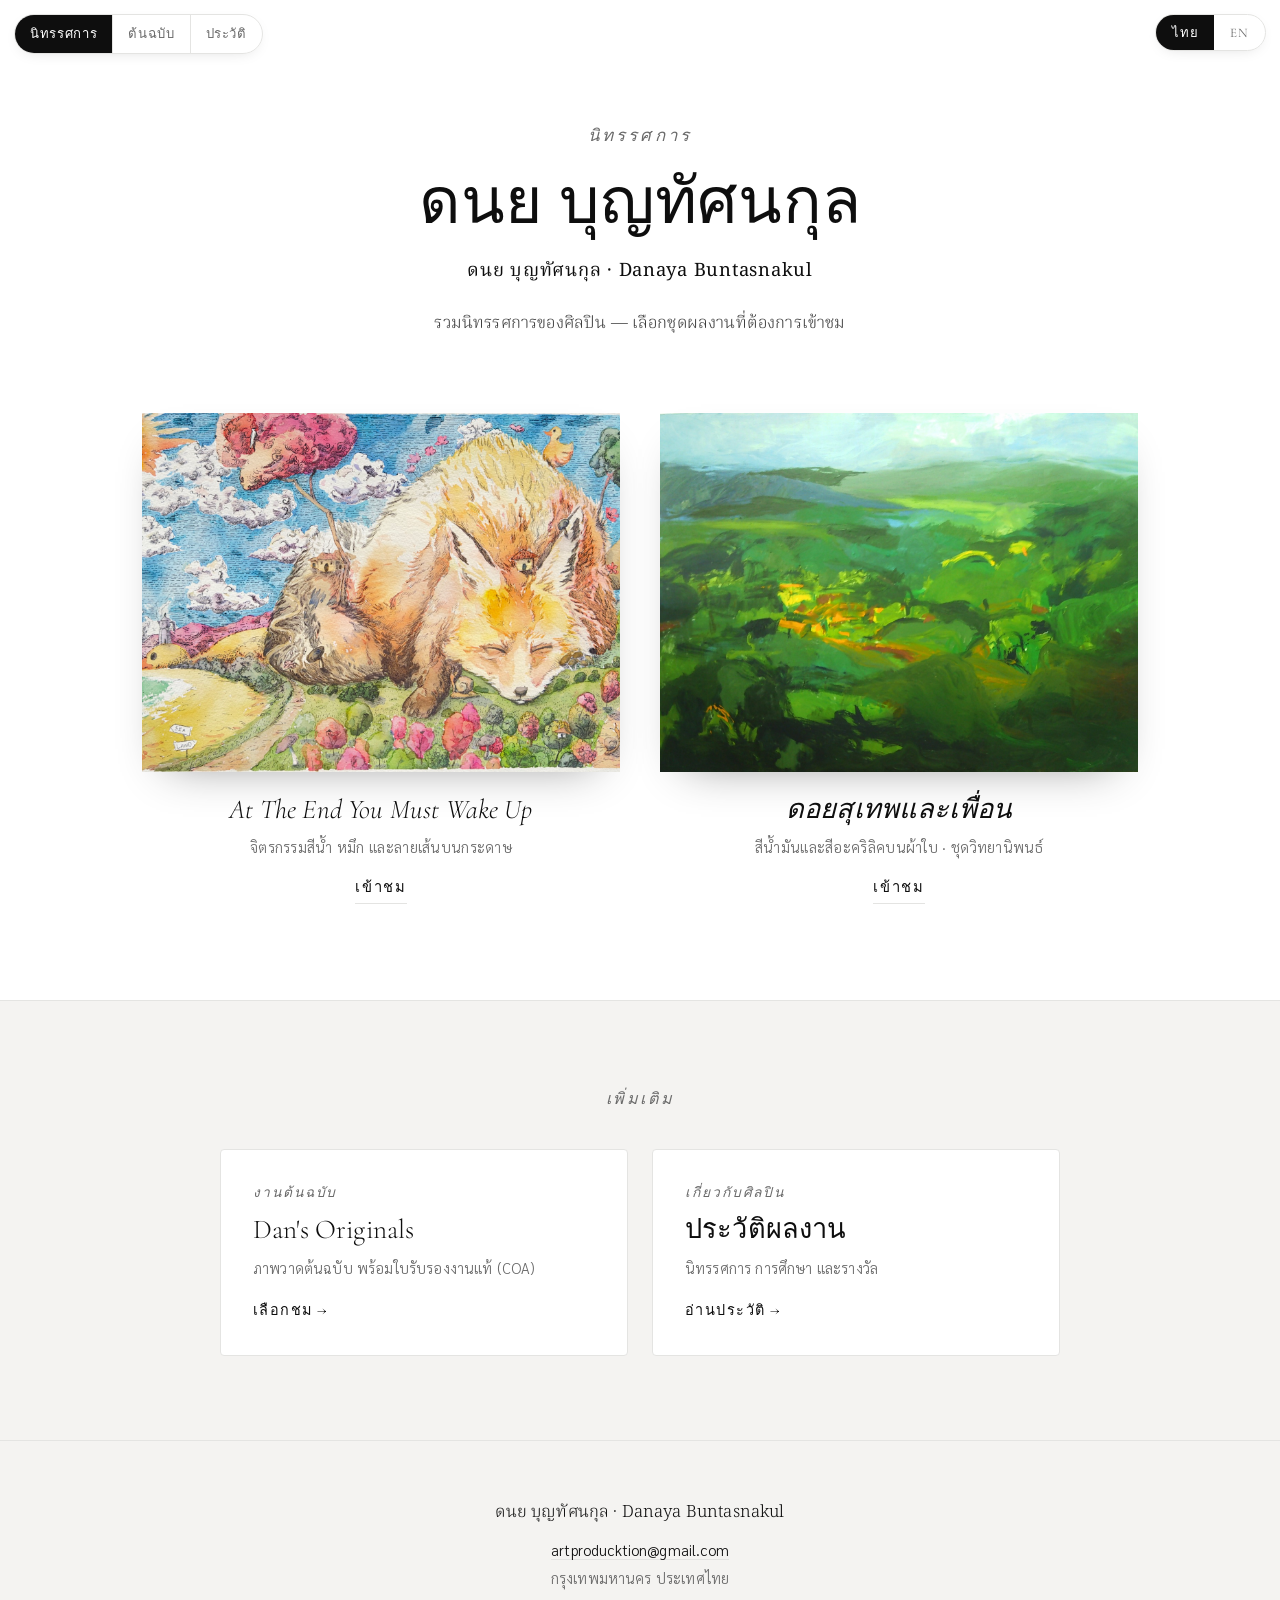
<file: index.html>
<!DOCTYPE html>
<html lang="th" data-lang="th">
<head>
<meta charset="UTF-8">
<meta name="viewport" content="width=device-width, initial-scale=1.0">
<meta name="p:domain_verify" content="67861b23f2593aaebbae70b7e88a2a6b"/>
<title>ดนย บุญทัศนกุล — นิทรรศการ · Exhibitions</title>
<link rel="preconnect" href="https://fonts.googleapis.com">
<link rel="preconnect" href="https://fonts.gstatic.com" crossorigin>
<link href="https://fonts.googleapis.com/css2?family=Noto+Serif+Thai:wght@300;400;500;600&family=Sarabun:wght@200;300;400;500&family=Cormorant+Garamond:ital,wght@0,400;0,500;1,400&display=swap" rel="stylesheet">
<style>
  :root{
    --ink:#0e0e0e; --soft:#6a6a6a; --faint:#9a9a9a;
    --paper:#ffffff; --paper2:#f4f3f1; --line:#e4e4e2;
    --accent:#0e0e0e;
    --serif:'Noto Serif Thai','Cormorant Garamond',serif;
    --sans:'Sarabun',-apple-system,'Helvetica Neue',sans-serif;
    --display:'Cormorant Garamond',serif;
  }
  *{box-sizing:border-box;margin:0;padding:0}
  html{scroll-behavior:smooth}
  body{
    background:var(--paper); color:var(--ink);
    font-family:var(--sans); font-weight:300; line-height:1.85;
    -webkit-font-smoothing:antialiased; letter-spacing:.01em;
    min-height:100vh; display:flex; flex-direction:column;
  }
  img{display:block; max-width:100%; height:auto}
  .wrap{max-width:1060px; margin:0 auto; padding:0 32px}

  /* LANGUAGE TOGGLE */
  [data-lang="th"] .en-only{display:none !important}
  [data-lang="en"] .th-only{display:none !important}
  .lang-switch{position:fixed; top:14px; right:14px; z-index:200; display:flex;
    background:rgba(255,255,255,.9); -webkit-backdrop-filter:blur(6px); backdrop-filter:blur(6px);
    border:1px solid var(--line); border-radius:999px; overflow:hidden;
    box-shadow:0 4px 16px -8px rgba(0,0,0,.18); font-family:var(--display)}
  .lang-switch button{border:none; background:none; cursor:pointer; padding:7px 16px;
    font-size:.82rem; letter-spacing:.06em; color:var(--soft); font-family:inherit}
  .lang-switch button:hover{color:var(--ink)}
  [data-lang="th"] .lang-switch [data-set-lang="th"],
  [data-lang="en"] .lang-switch [data-set-lang="en"]{background:var(--accent); color:#fff}

  /* SITE NAV */
  .site-nav{position:fixed; top:14px; left:14px; z-index:200; display:flex; align-items:center;
    background:rgba(255,255,255,.9); -webkit-backdrop-filter:blur(6px); backdrop-filter:blur(6px);
    border:1px solid var(--line); border-radius:999px; overflow:hidden;
    box-shadow:0 4px 16px -8px rgba(0,0,0,.18); font-family:var(--display)}
  .site-nav a{padding:7px 15px; font-size:.82rem; letter-spacing:.05em; color:var(--soft);
    text-decoration:none; white-space:nowrap; transition:color .2s,background .2s}
  .site-nav a + a{border-left:1px solid var(--line)}
  .site-nav a:hover{color:var(--ink)}
  .site-nav a.active{background:var(--accent); color:#fff}
  @media(max-width:560px){
    .site-nav a{padding:6px 11px; font-size:.76rem; letter-spacing:.02em}
    .lang-switch button{padding:6px 12px}
  }

  /* HUB */
  .hub-head{text-align:center; padding:120px 32px 16px}
  .hub-head .kicker{font-family:var(--display); font-style:italic; font-size:1.05rem; color:var(--soft);
    letter-spacing:.18em; text-transform:uppercase; margin-bottom:18px}
  .hub-head h1{font-family:var(--display); font-weight:500; font-size:clamp(2.4rem,6vw,4rem); line-height:1.05}
  .hub-head .artist{font-family:var(--serif); font-weight:400; font-size:1.15rem; margin-top:18px; letter-spacing:.04em}
  .hub-head .intro{font-family:var(--serif); font-weight:300; font-size:1.05rem; line-height:1.95;
    max-width:600px; margin:20px auto 0; color:#3a3a3a}

  .shows{flex:1; padding:56px 0 96px}
  .show-grid{display:grid; grid-template-columns:1fr 1fr; gap:40px; max-width:1000px; margin:0 auto}
  .show-card{display:block; text-decoration:none; color:inherit; group:card}
  .show-card figure{overflow:hidden; box-shadow:0 18px 44px -26px rgba(0,0,0,.45); aspect-ratio:4/3; background:var(--paper2)}
  .show-card img{width:100%; height:100%; object-fit:cover; transition:transform .6s ease}
  .show-card:hover img{transform:scale(1.04)}
  .show-card .meta{padding:22px 4px 0; text-align:center}
  .show-card .t{font-family:var(--display); font-style:italic; font-size:1.7rem; color:var(--ink); line-height:1.15; display:block}
  .show-card .sub{display:block; margin-top:8px; font-size:.92rem; color:var(--soft); letter-spacing:.02em}
  .show-card .go{display:inline-block; margin-top:14px; font-family:var(--display); font-size:.92rem;
    letter-spacing:.12em; text-transform:uppercase; color:var(--accent); border-bottom:1px solid var(--line); padding-bottom:2px}
  .show-card:hover .go{color:var(--ink)}

  /* MORE: originals + cv */
  .more{background:var(--paper2); border-top:1px solid var(--line); padding:clamp(56px,8vw,84px) 0}
  .more-head{text-align:center; font-family:var(--display); font-style:italic; font-size:1rem;
    letter-spacing:.16em; text-transform:uppercase; color:var(--soft); margin-bottom:34px}
  .more-grid{display:grid; grid-template-columns:1fr 1fr; gap:24px; max-width:840px; margin:0 auto}
  .more-card{display:flex; flex-direction:column; text-decoration:none; color:inherit;
    background:var(--paper); border:1px solid var(--line); border-radius:4px; padding:30px 32px;
    transition:border-color .25s, transform .25s, box-shadow .25s}
  .more-card:hover{border-color:var(--ink); transform:translateY(-3px); box-shadow:0 16px 36px -24px rgba(0,0,0,.5)}
  .more-card .mc-k{font-family:var(--display); font-style:italic; font-size:.86rem; letter-spacing:.14em;
    text-transform:uppercase; color:var(--soft); margin-bottom:10px}
  .more-card .mc-t{font-family:var(--display); font-size:1.7rem; color:var(--ink); line-height:1.1}
  .more-card .mc-s{font-size:.92rem; color:var(--soft); margin-top:10px; line-height:1.7}
  .more-card .mc-go{font-family:var(--display); font-size:.9rem; letter-spacing:.1em; text-transform:uppercase;
    color:var(--ink); margin-top:18px}
  @media(max-width:720px){ .more-grid{grid-template-columns:1fr; gap:18px} }

  /* FOOTER */
  .foot{text-align:center; background:var(--paper2); border-top:1px solid var(--line); padding:56px 32px}
  .foot .who{font-family:var(--serif); font-size:1.05rem; margin-bottom:8px}
  .foot .meta{font-size:.92rem; color:var(--soft); line-height:1.9}
  .foot a{color:var(--accent); text-decoration:none; border-bottom:1px solid var(--line)}

  @media(max-width:720px){
    .wrap{padding:0 22px}
    .hub-head{padding-top:96px}
    .show-grid{grid-template-columns:1fr; gap:48px}
  }
</style>
<script>(function(){try{var l=localStorage.getItem('portfolioLang');if(l){document.documentElement.setAttribute('data-lang',l);document.documentElement.setAttribute('lang',l);}}catch(e){}})();</script>
</head>
<body>

<!-- SITE NAV -->
<nav class="site-nav" aria-label="ไปยังหน้าอื่น">
  <a href="index.html" class="active" aria-current="page"><span class="th-only">นิทรรศการ</span><span class="en-only">Exhibitions</span></a>
  <a href="shop.html"><span class="th-only">ต้นฉบับ</span><span class="en-only">Originals</span></a>
  <a href="cv.html"><span class="th-only">ประวัติ</span><span class="en-only">CV</span></a>
</nav>

<!-- LANGUAGE SWITCH -->
<div class="lang-switch" role="group" aria-label="Language">
  <button type="button" data-set-lang="th">ไทย</button>
  <button type="button" data-set-lang="en">EN</button>
</div>

<!-- ===== HUB HEADER ===== -->
<header class="hub-head">
  <div class="kicker"><span class="th-only">นิทรรศการ</span><span class="en-only">Exhibitions</span></div>
  <h1><span class="th-only">ดนย บุญทัศนกุล</span><span class="en-only">Danaya Buntasnakul</span></h1>
  <div class="artist">ดนย บุญทัศนกุล · Danaya Buntasnakul</div>
  <p class="intro"><span class="th-only">รวมนิทรรศการของศิลปิน — เลือกชุดผลงานที่ต้องการเข้าชม</span><span class="en-only">A collection of the artist's exhibitions — choose a body of work to view.</span></p>
</header>

<!-- ===== EXHIBITION CHOICES ===== -->
<main class="shows">
  <div class="wrap">
    <div class="show-grid">

      <a class="show-card" href="at-the-end.html">
        <figure><img src="images/01-at-the-end.jpg" alt="At The End You Must Wake Up"></figure>
        <div class="meta">
          <span class="t">At The End You Must Wake Up</span>
          <span class="sub"><span class="th-only">จิตรกรรมสีน้ำ หมึก และลายเส้นบนกระดาษ</span><span class="en-only">Watercolour, ink and drawing on paper</span></span>
          <span class="go"><span class="th-only">เข้าชม</span><span class="en-only">View</span></span>
        </div>
      </a>

      <a class="show-card" href="doi-suthep.html">
        <figure><img src="images/doi/doi-01.jpg" alt="ดอยสุเทพและเพื่อน · Doi Suthep and Friends"></figure>
        <div class="meta">
          <span class="t"><span class="th-only">ดอยสุเทพและเพื่อน</span><span class="en-only">Doi Suthep and Friends</span></span>
          <span class="sub"><span class="th-only">สีน้ำมันและสีอะคริลิคบนผ้าใบ · ชุดวิทยานิพนธ์</span><span class="en-only">Oil and acrylic on canvas · Thesis series</span></span>
          <span class="go"><span class="th-only">เข้าชม</span><span class="en-only">View</span></span>
        </div>
      </a>

    </div>
  </div>
</main>

<!-- ===== MORE: ORIGINALS + CV ===== -->
<section class="more">
  <div class="wrap">
    <div class="more-head"><span class="th-only">เพิ่มเติม</span><span class="en-only">More</span></div>
    <div class="more-grid">
      <a class="more-card" href="shop.html">
        <span class="mc-k"><span class="th-only">งานต้นฉบับ</span><span class="en-only">Original Works</span></span>
        <span class="mc-t">Dan's Originals</span>
        <span class="mc-s"><span class="th-only">ภาพวาดต้นฉบับ พร้อมใบรับรองงานแท้ (COA)</span><span class="en-only">Original paintings with certificate of authenticity</span></span>
        <span class="mc-go"><span class="th-only">เลือกชม →</span><span class="en-only">Browse →</span></span>
      </a>
      <a class="more-card" href="cv.html">
        <span class="mc-k"><span class="th-only">เกี่ยวกับศิลปิน</span><span class="en-only">About the artist</span></span>
        <span class="mc-t"><span class="th-only">ประวัติผลงาน</span><span class="en-only">Artist CV</span></span>
        <span class="mc-s"><span class="th-only">นิทรรศการ การศึกษา และรางวัล</span><span class="en-only">Exhibitions, education &amp; honours</span></span>
        <span class="mc-go"><span class="th-only">อ่านประวัติ →</span><span class="en-only">Read CV →</span></span>
      </a>
    </div>
  </div>
</section>

<!-- ===== FOOTER ===== -->
<footer class="foot">
  <div class="who">ดนย บุญทัศนกุล · Danaya Buntasnakul</div>
  <div class="meta">
    <a href="mailto:artproducktion@gmail.com">artproducktion@gmail.com</a><br>
    <span class="th-only">กรุงเทพมหานคร ประเทศไทย</span><span class="en-only">Bangkok, Thailand</span>
  </div>
</footer>

<script>
  document.querySelectorAll('[data-set-lang]').forEach(function(b){
    b.addEventListener('click', function(){
      var l = b.getAttribute('data-set-lang');
      document.documentElement.setAttribute('data-lang', l);
      document.documentElement.setAttribute('lang', l);
      try{ localStorage.setItem('portfolioLang', l); }catch(e){}
    });
  });
</script>

</body>
</html>
</file>
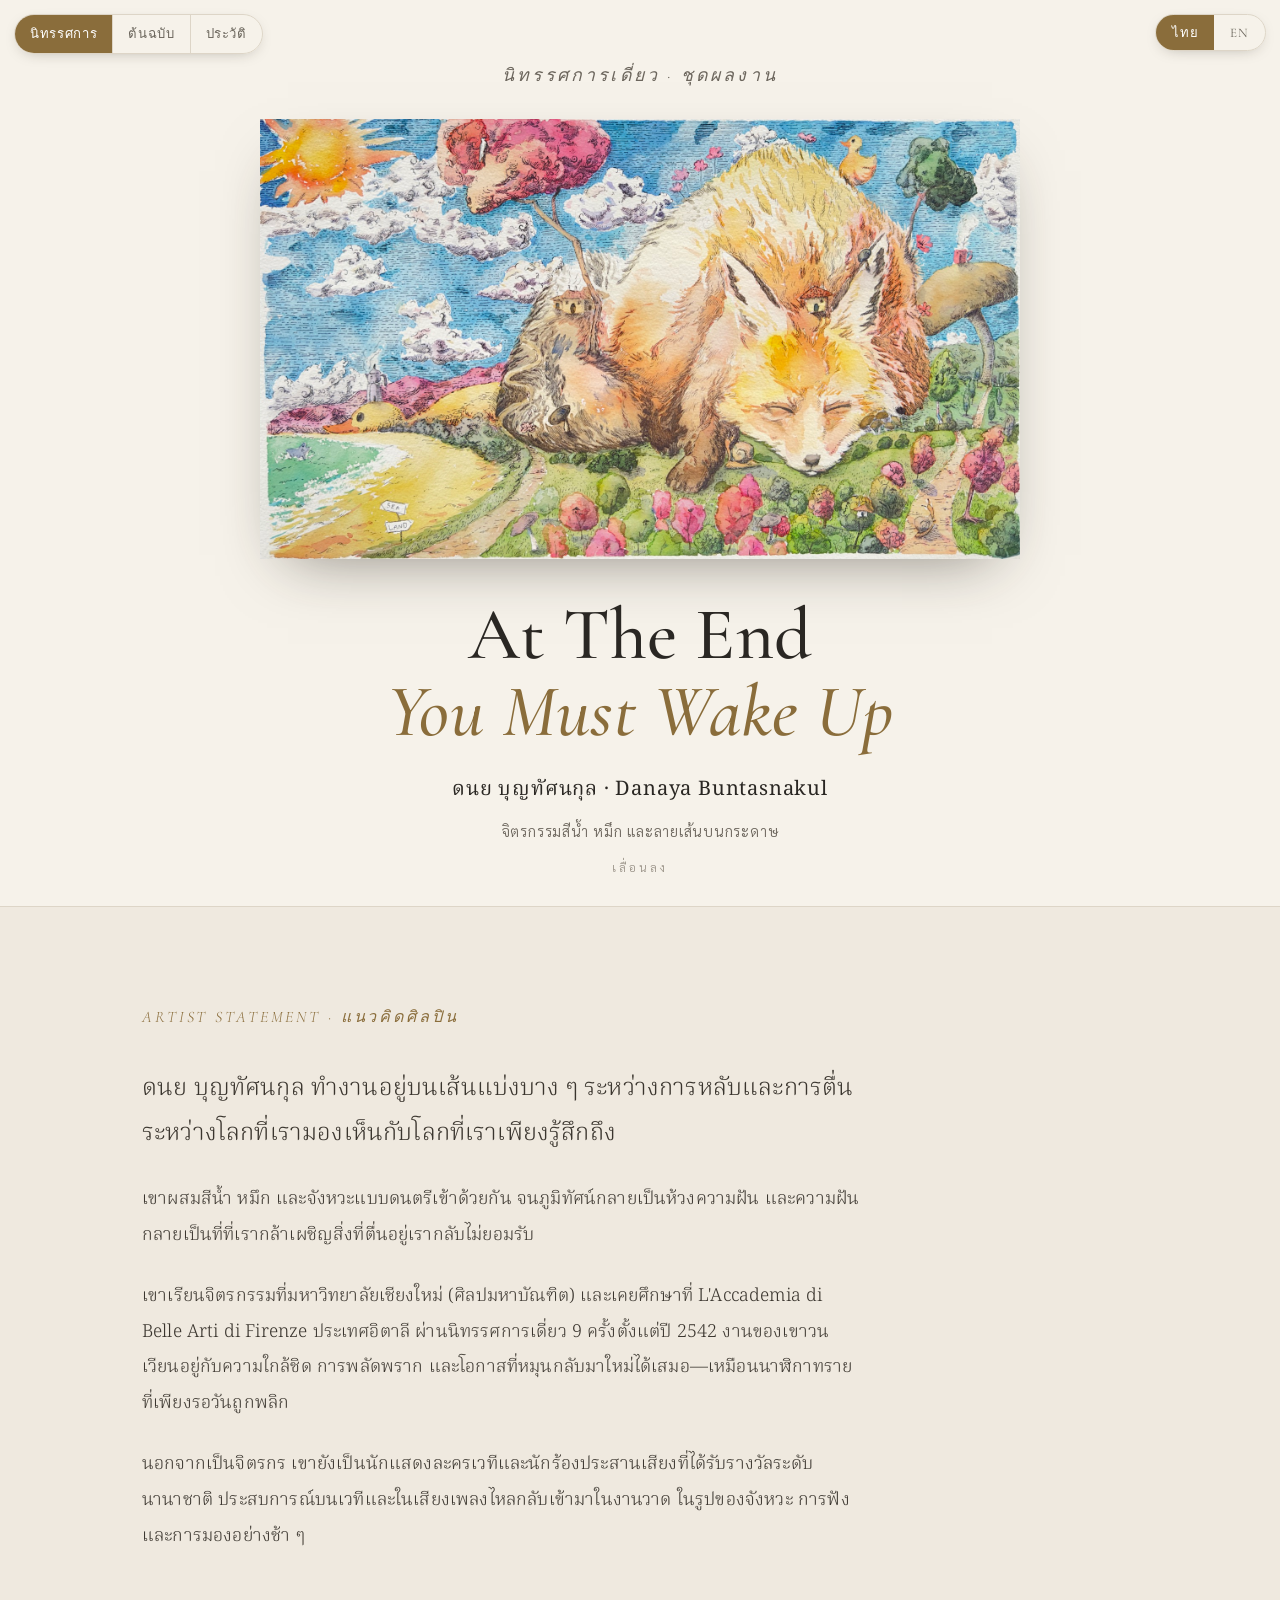
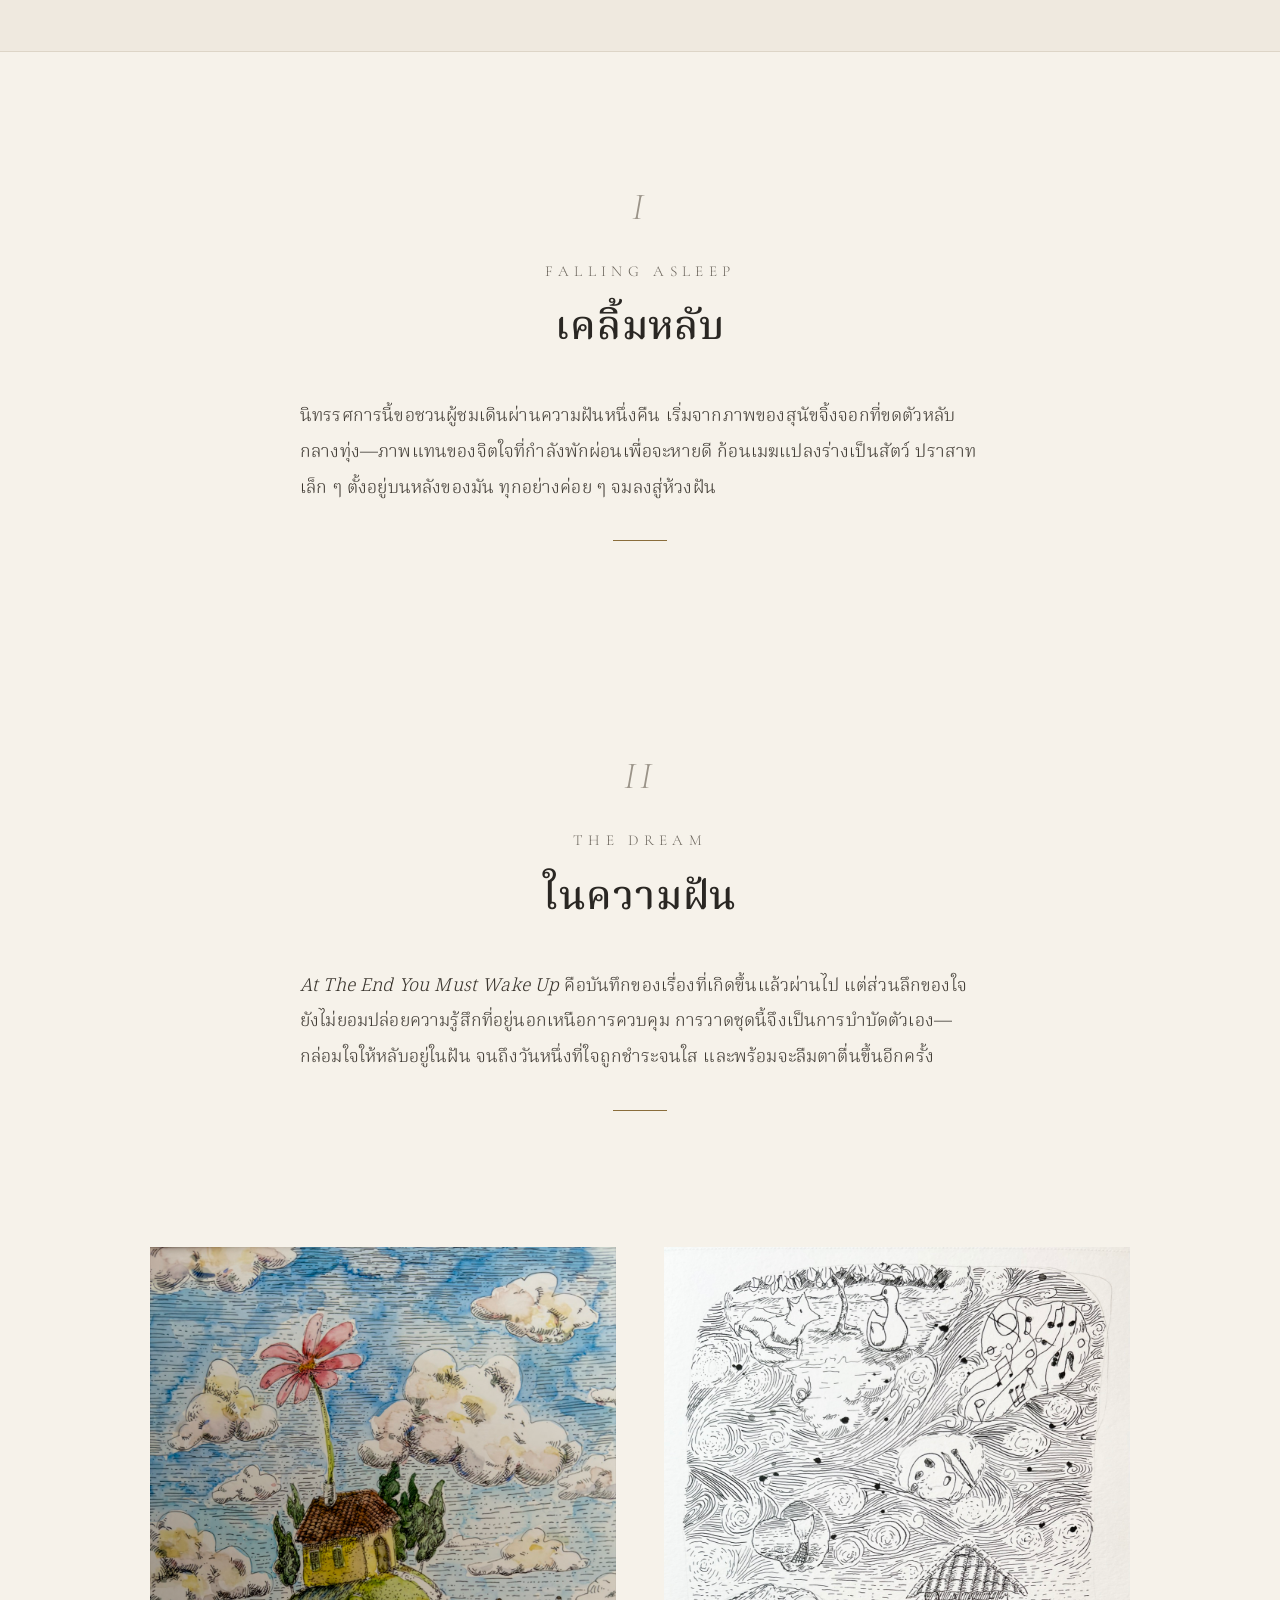
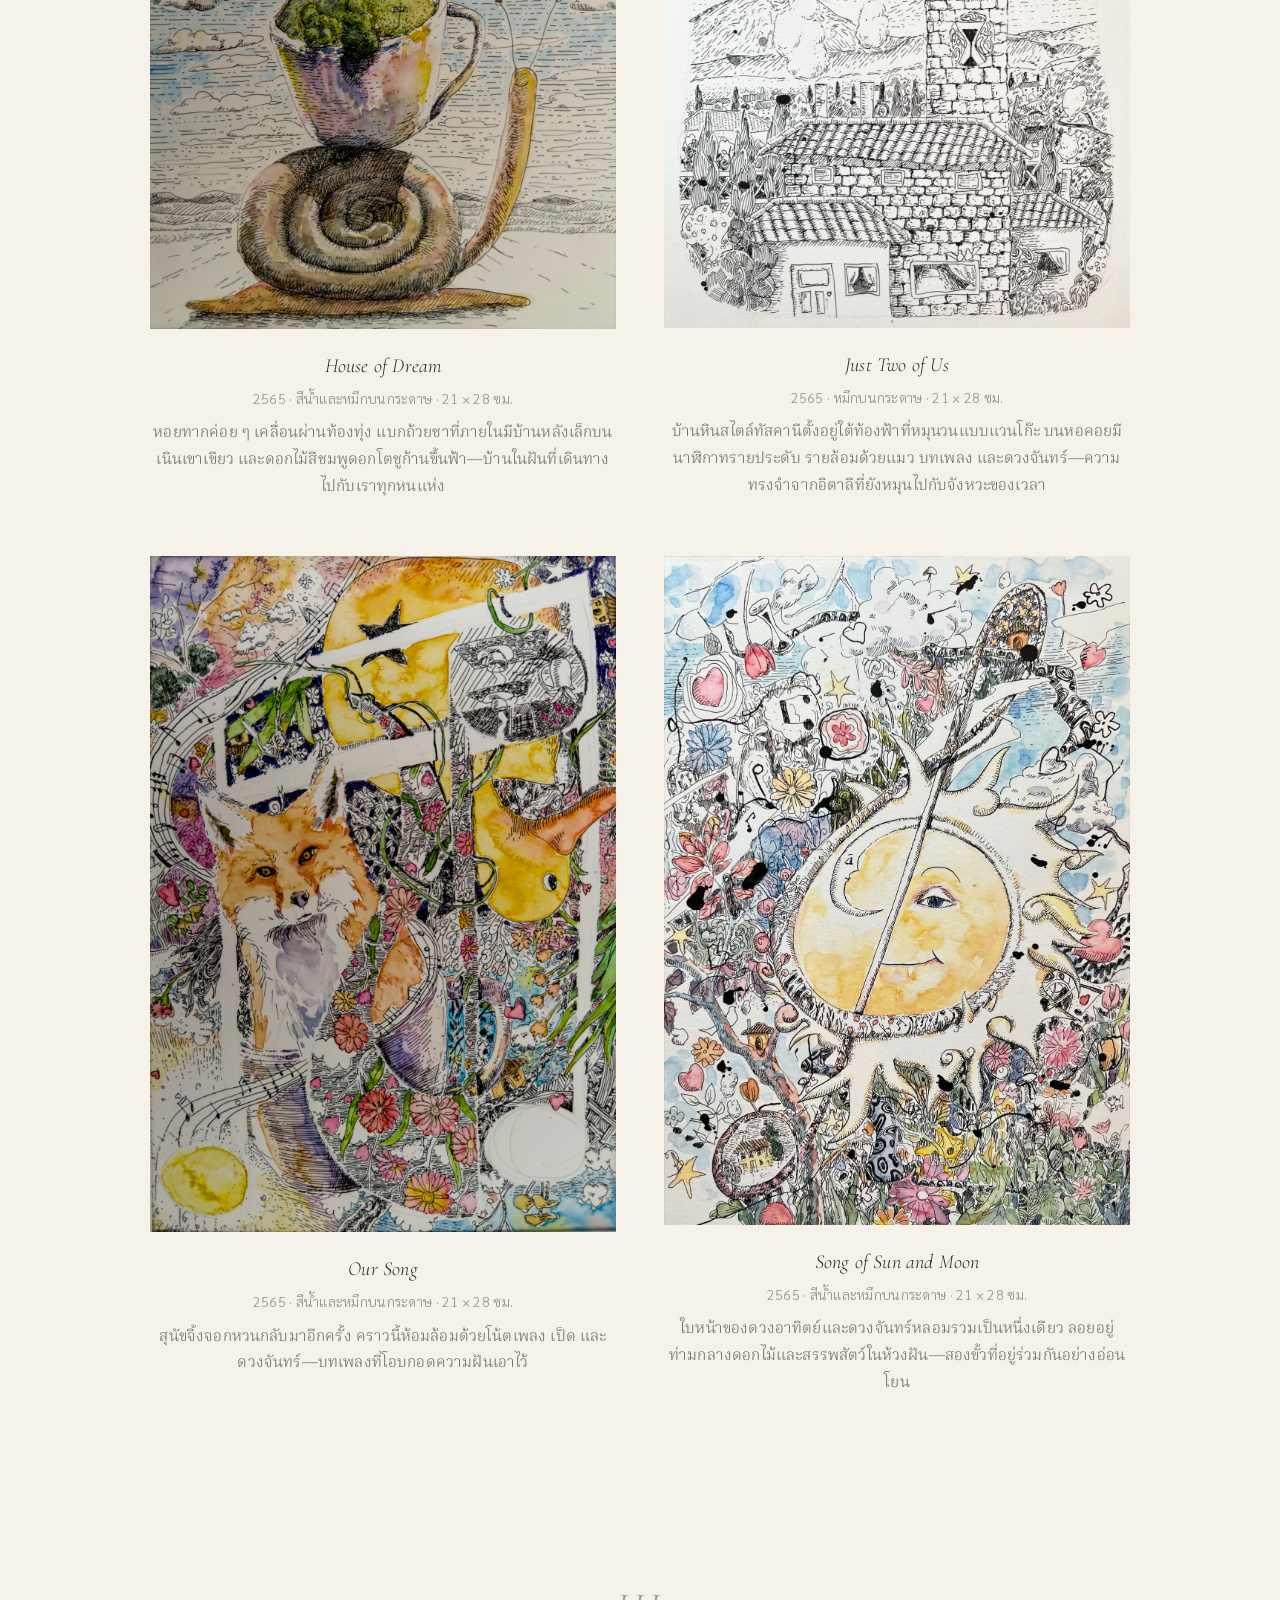
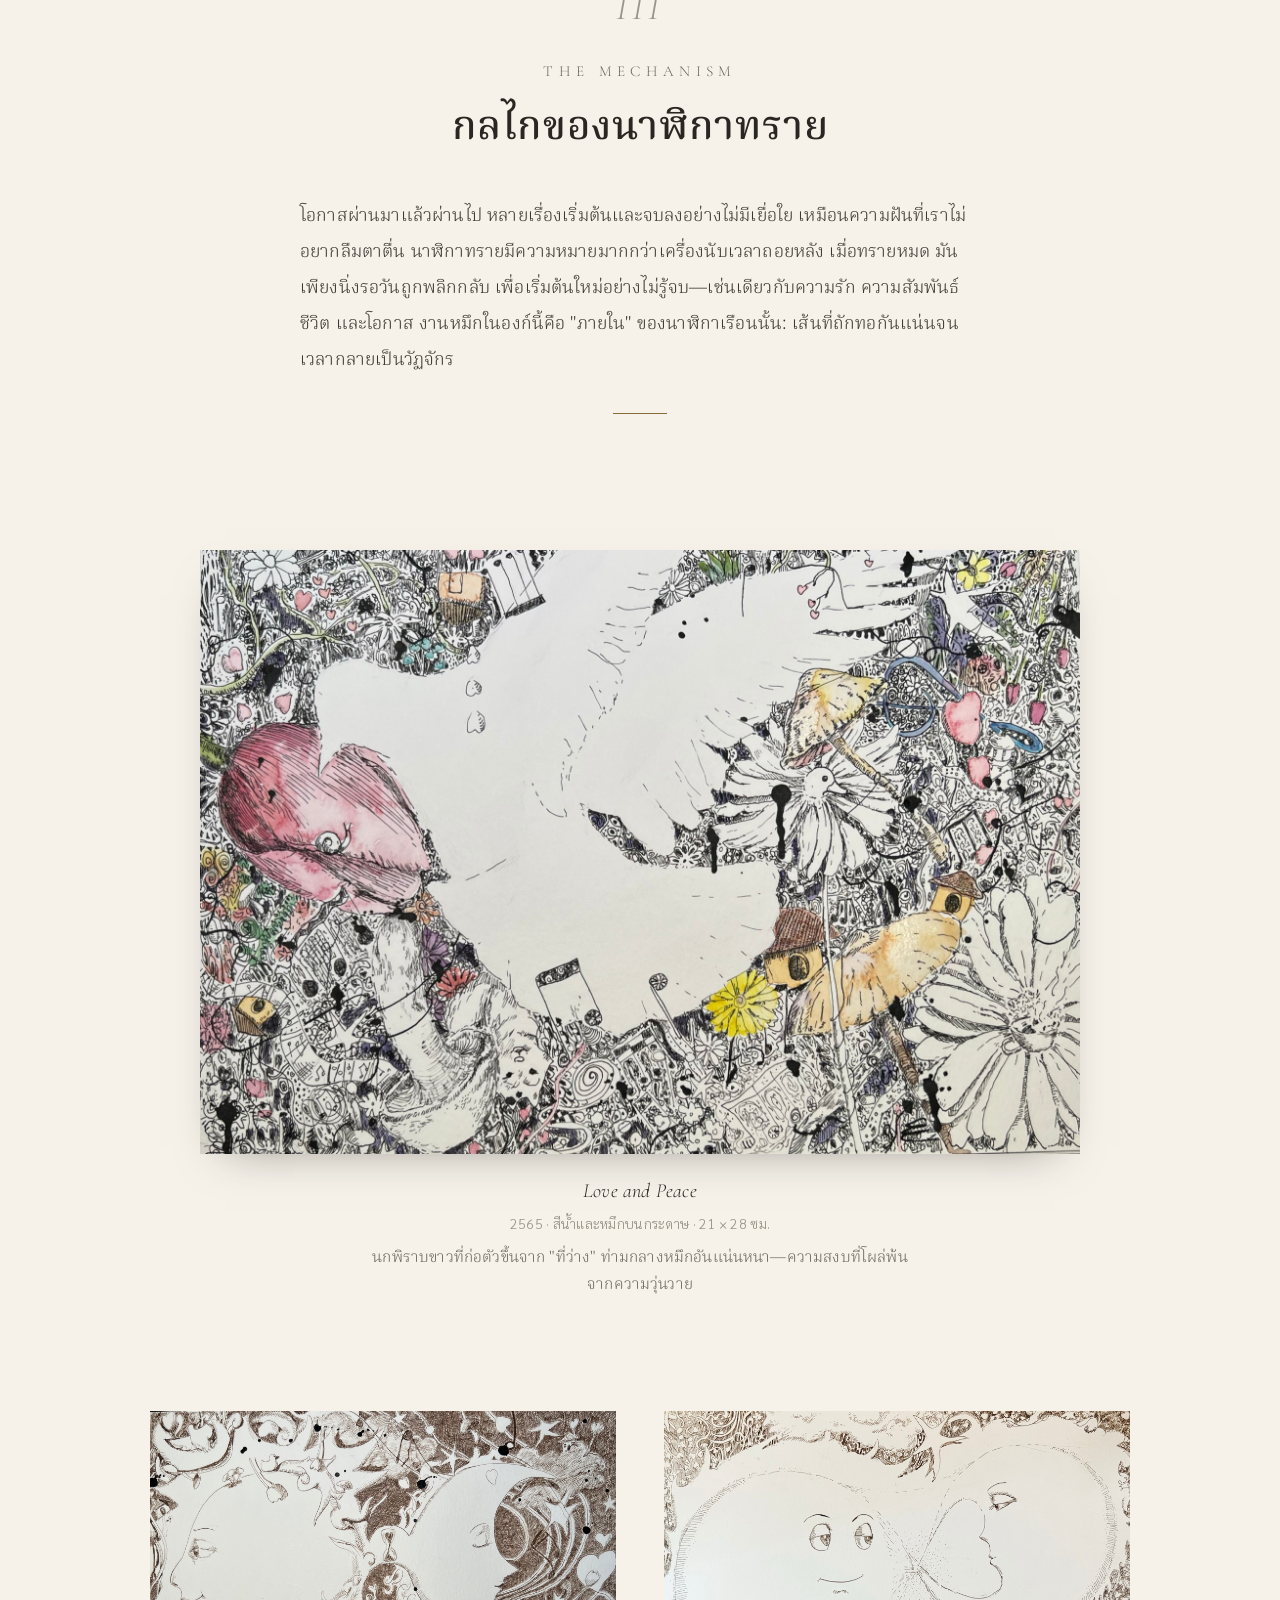
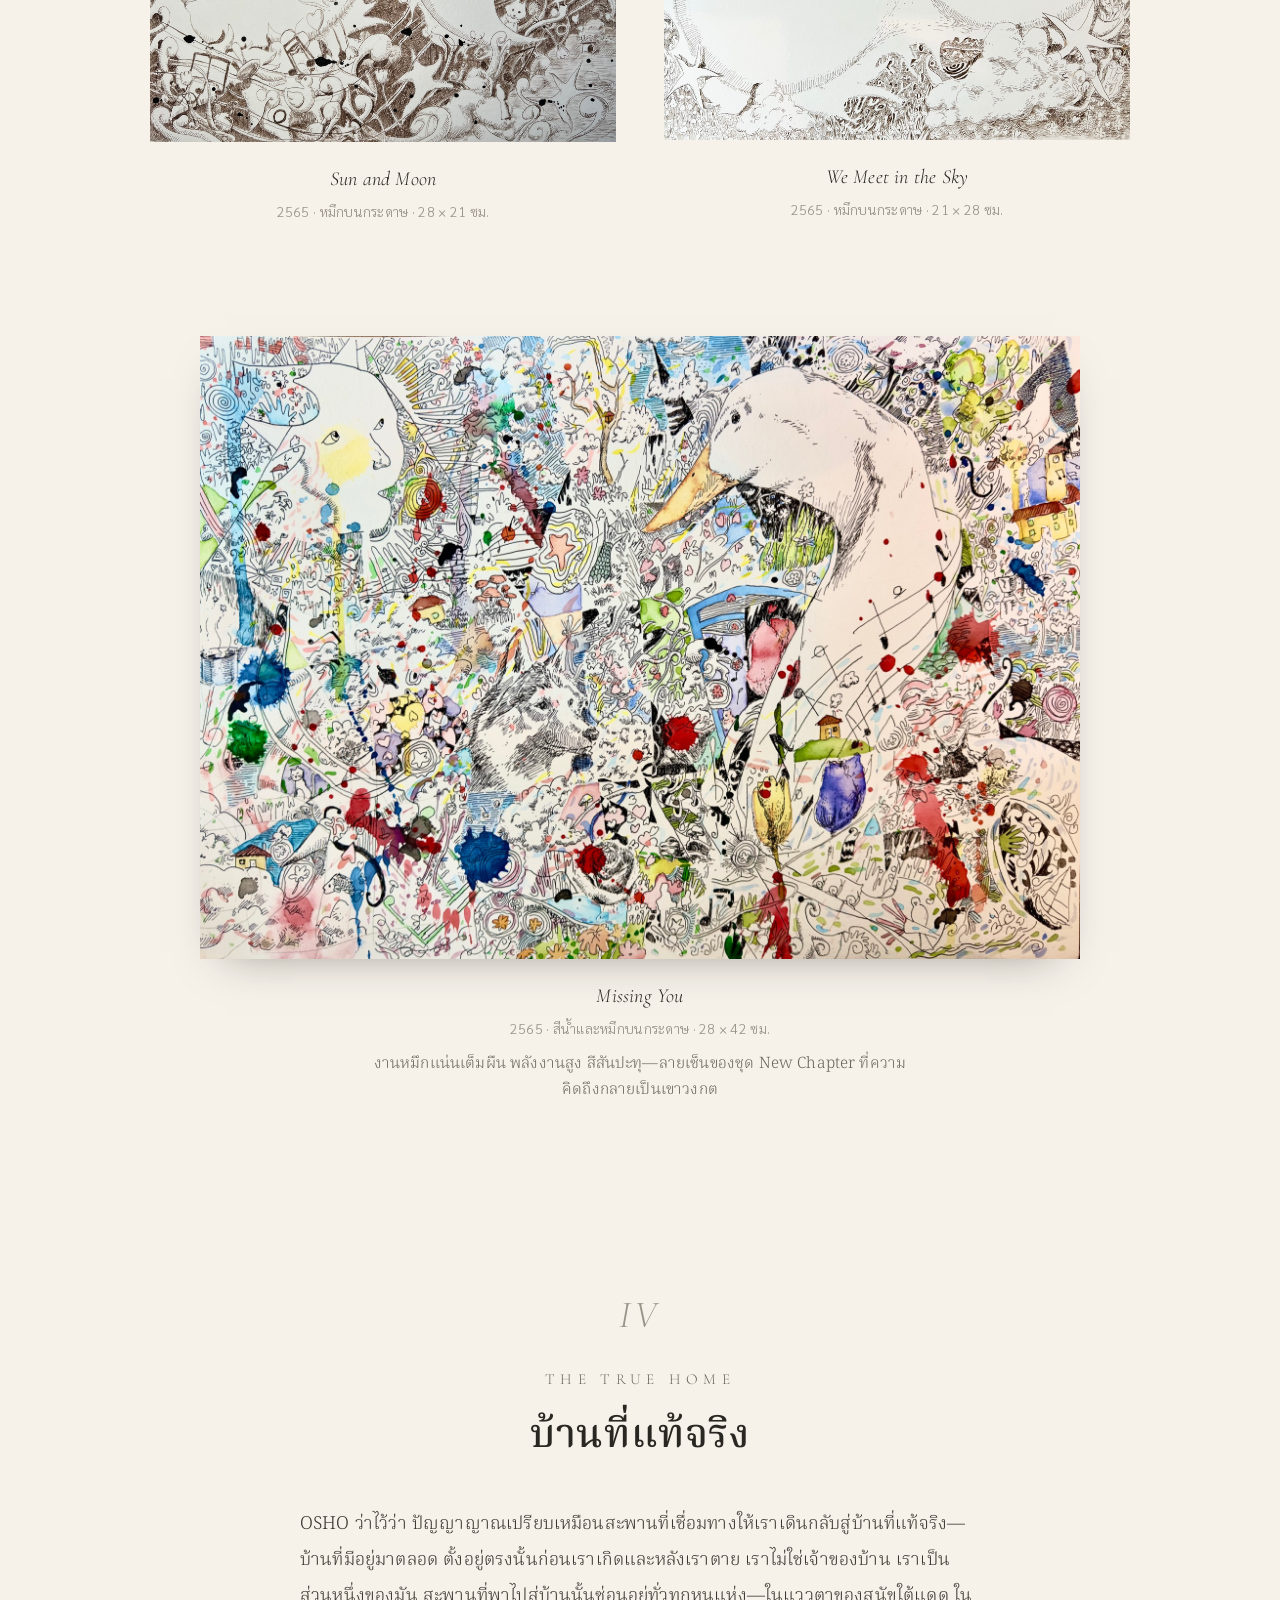
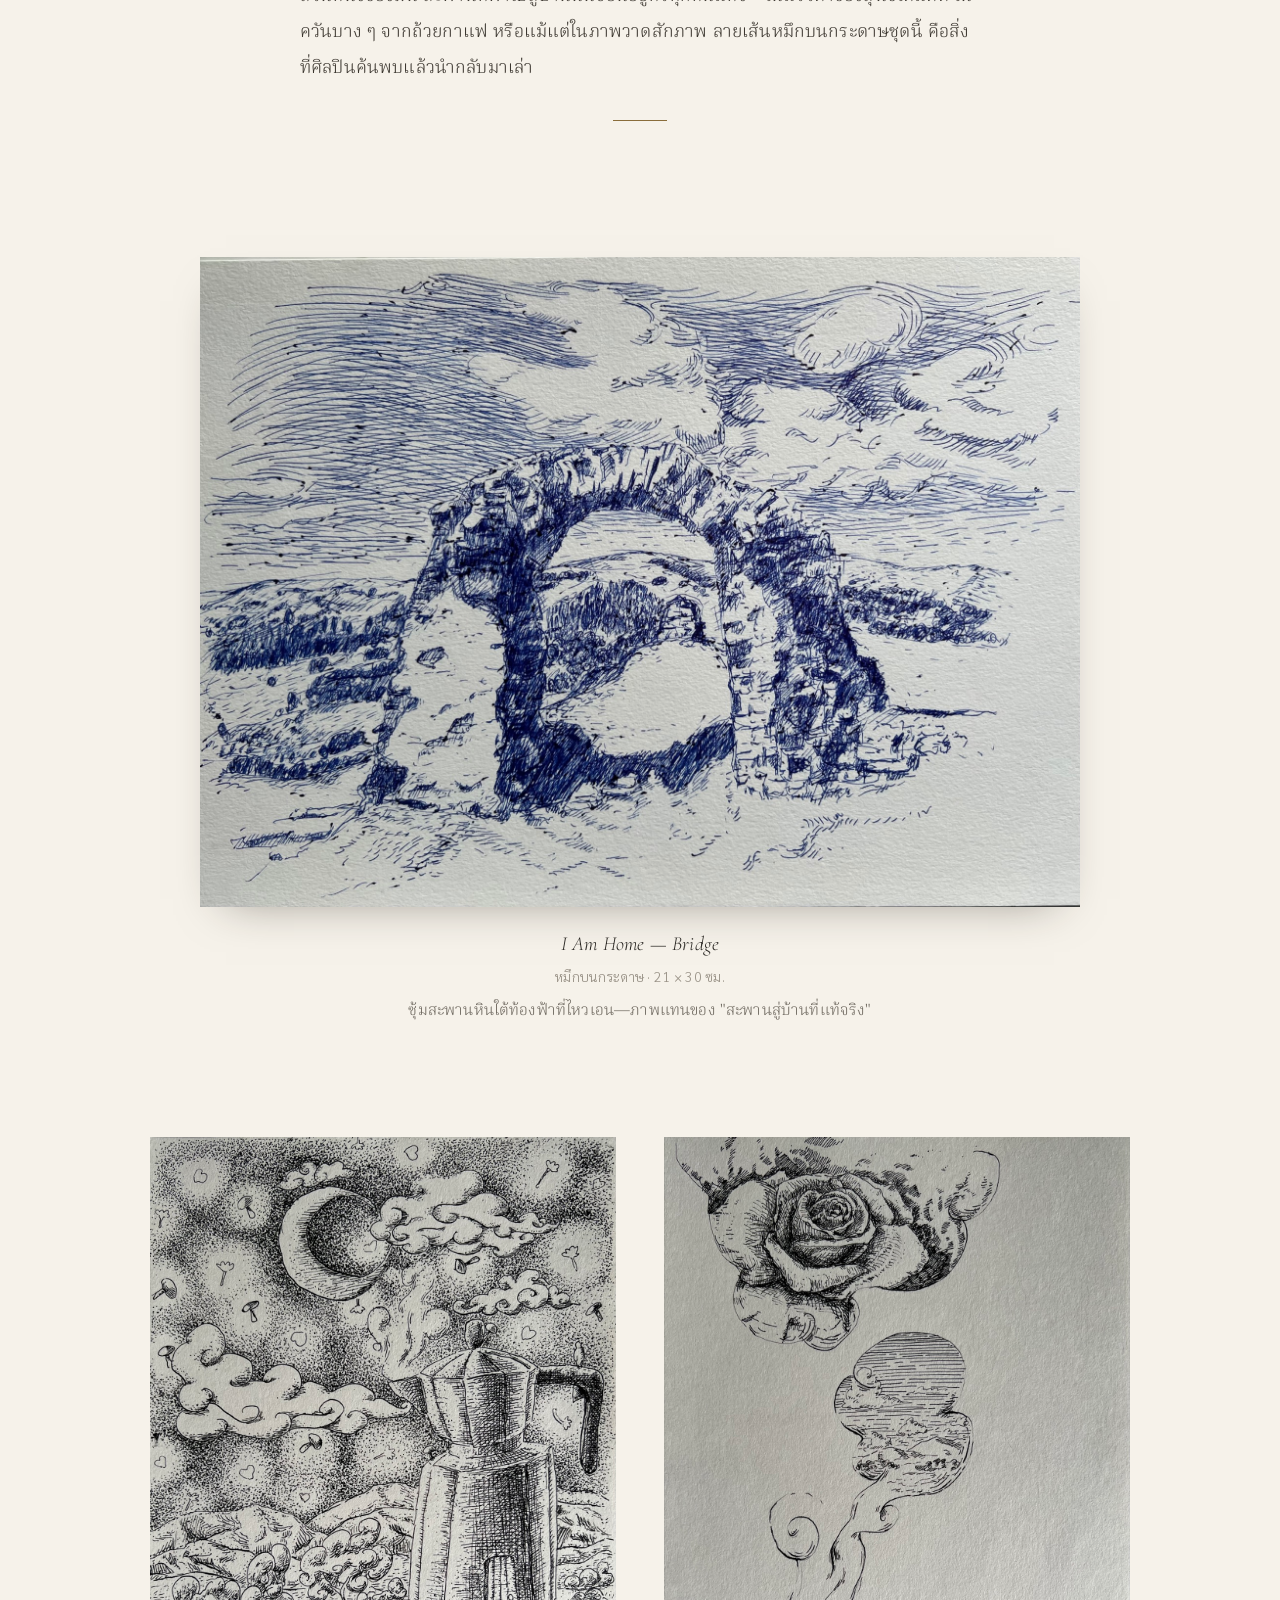
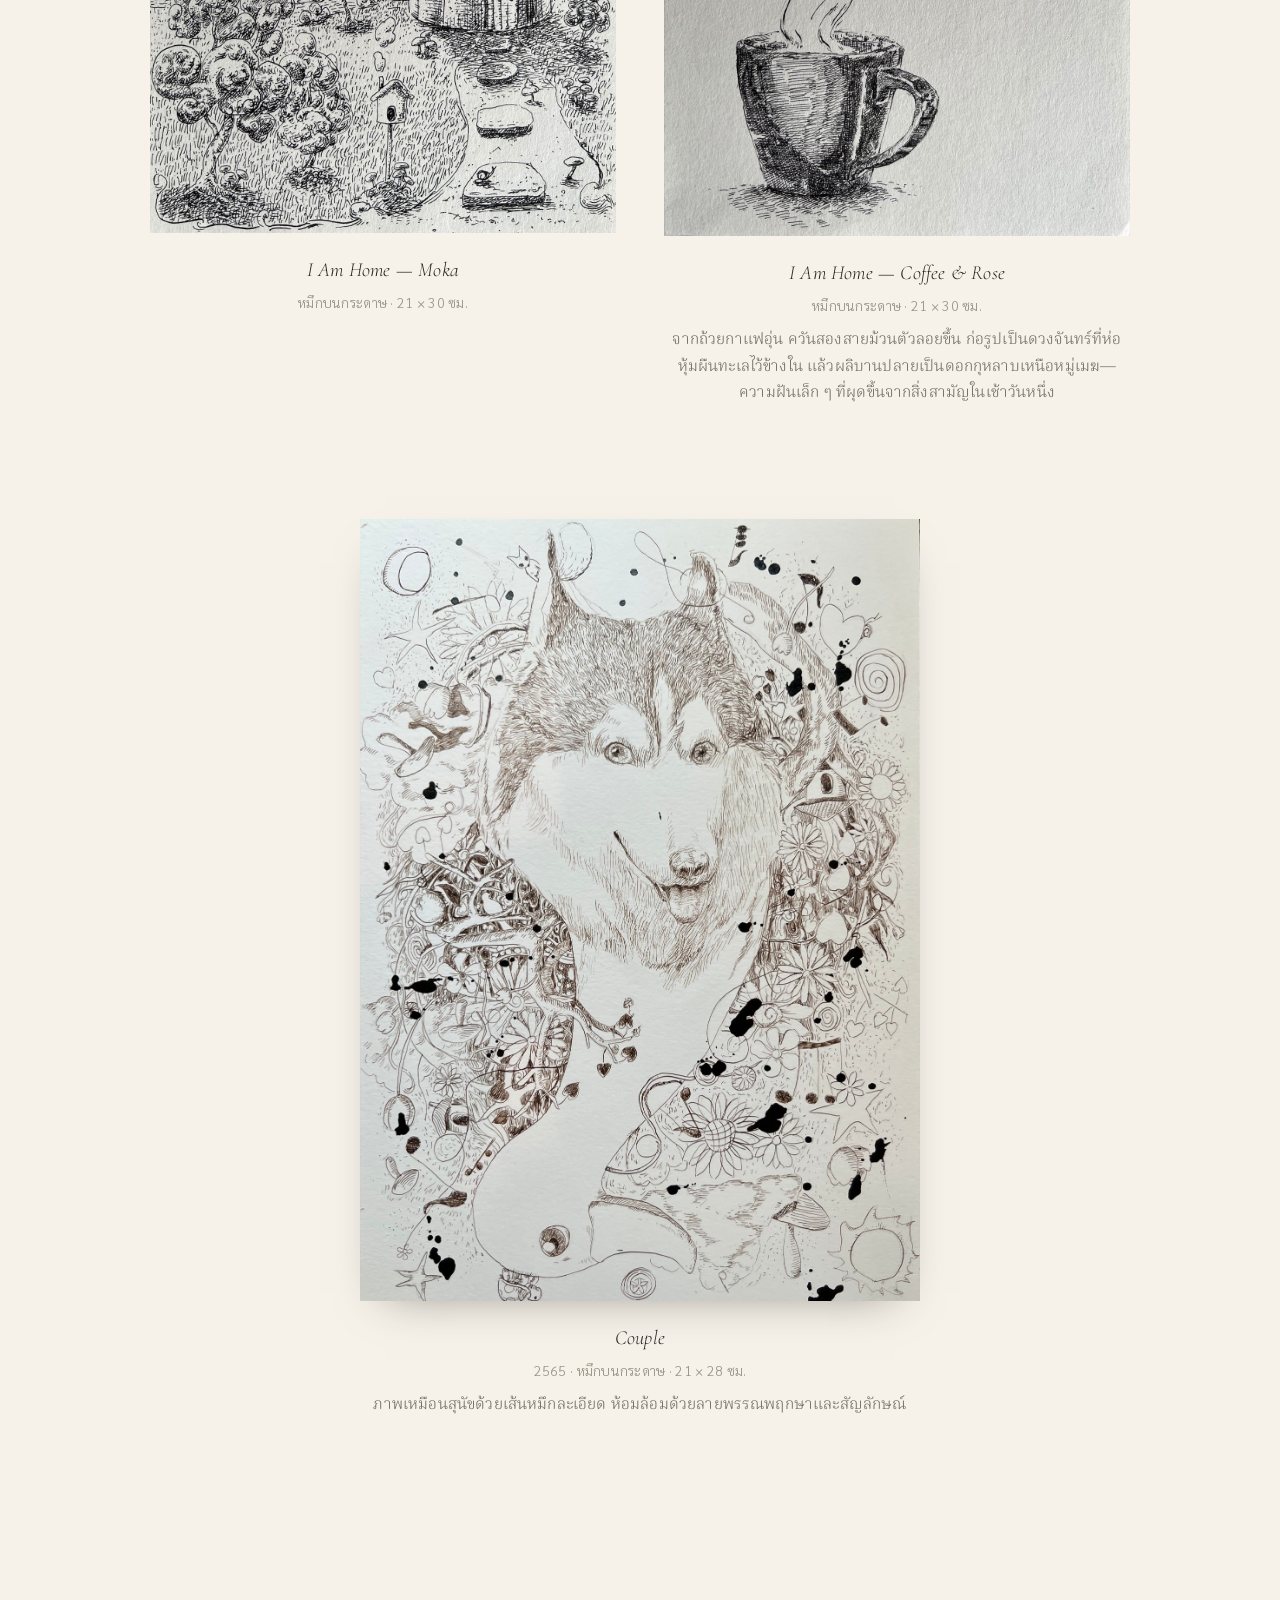
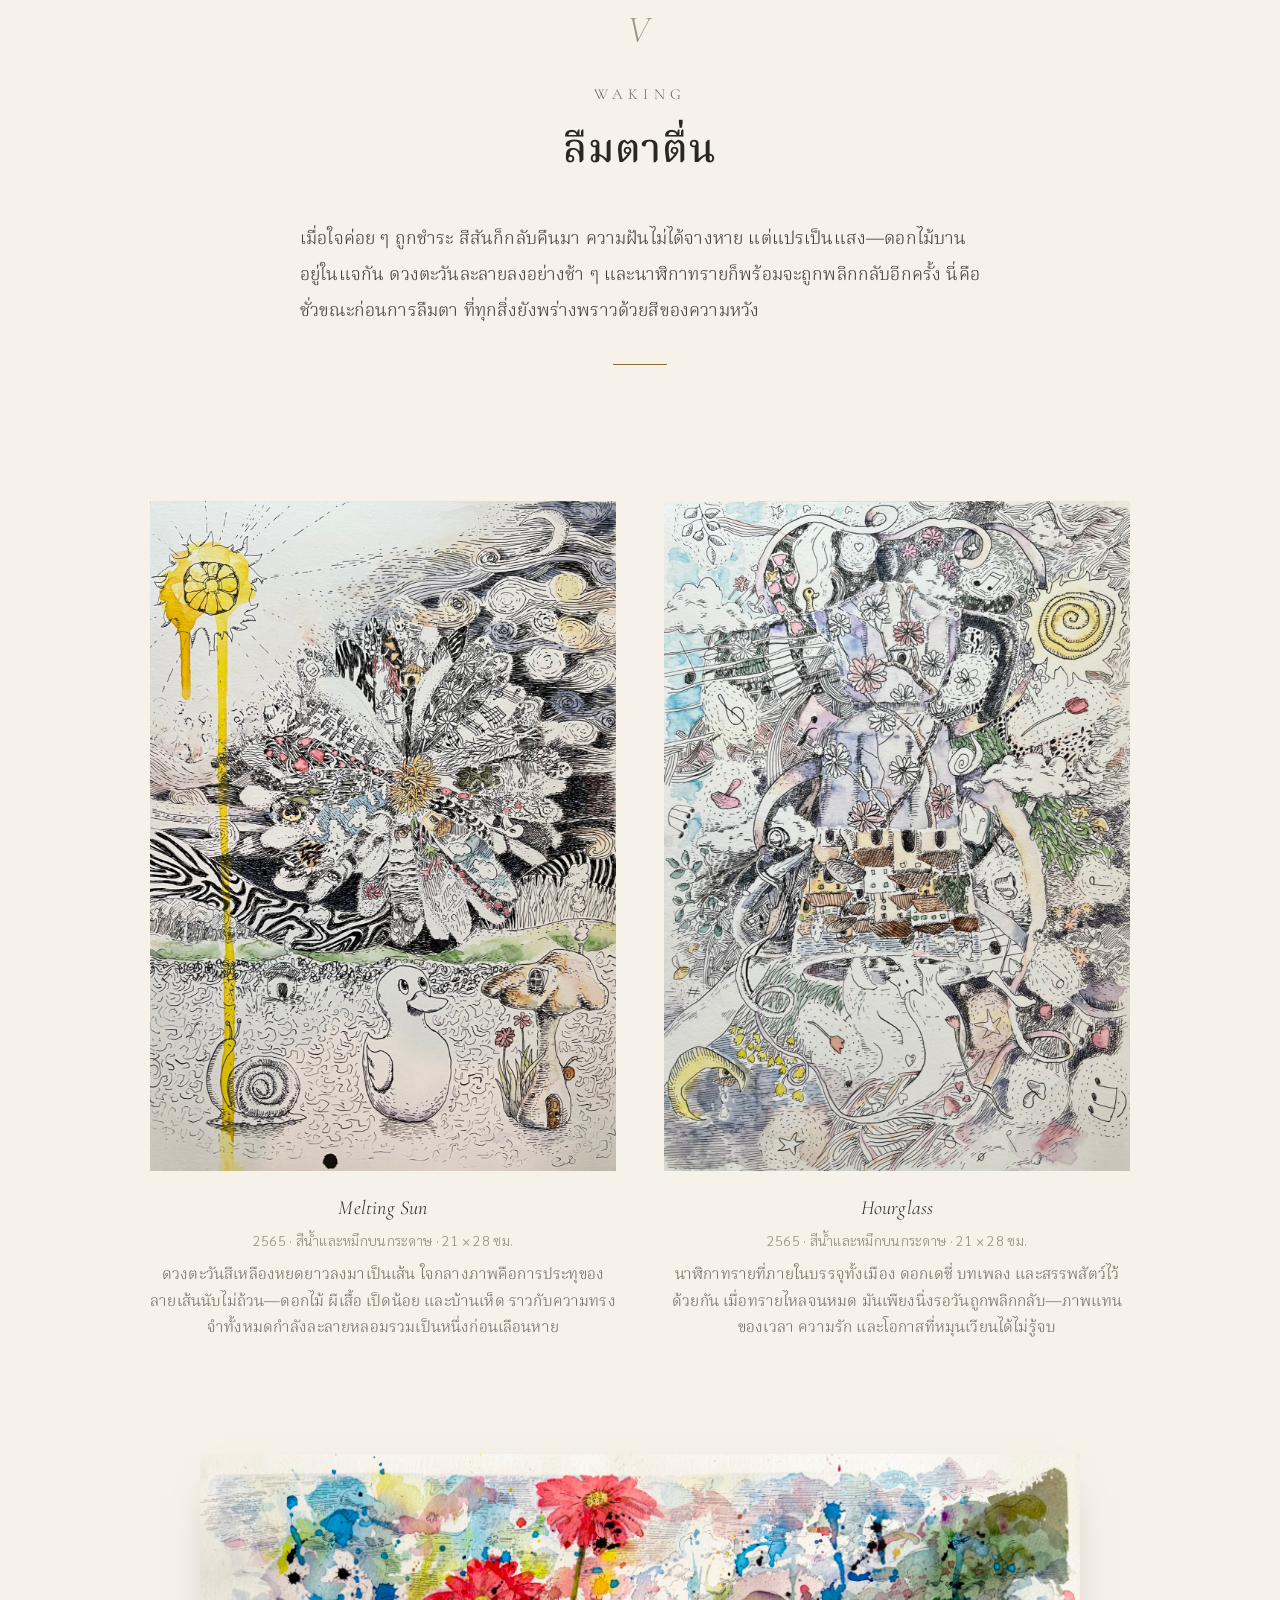
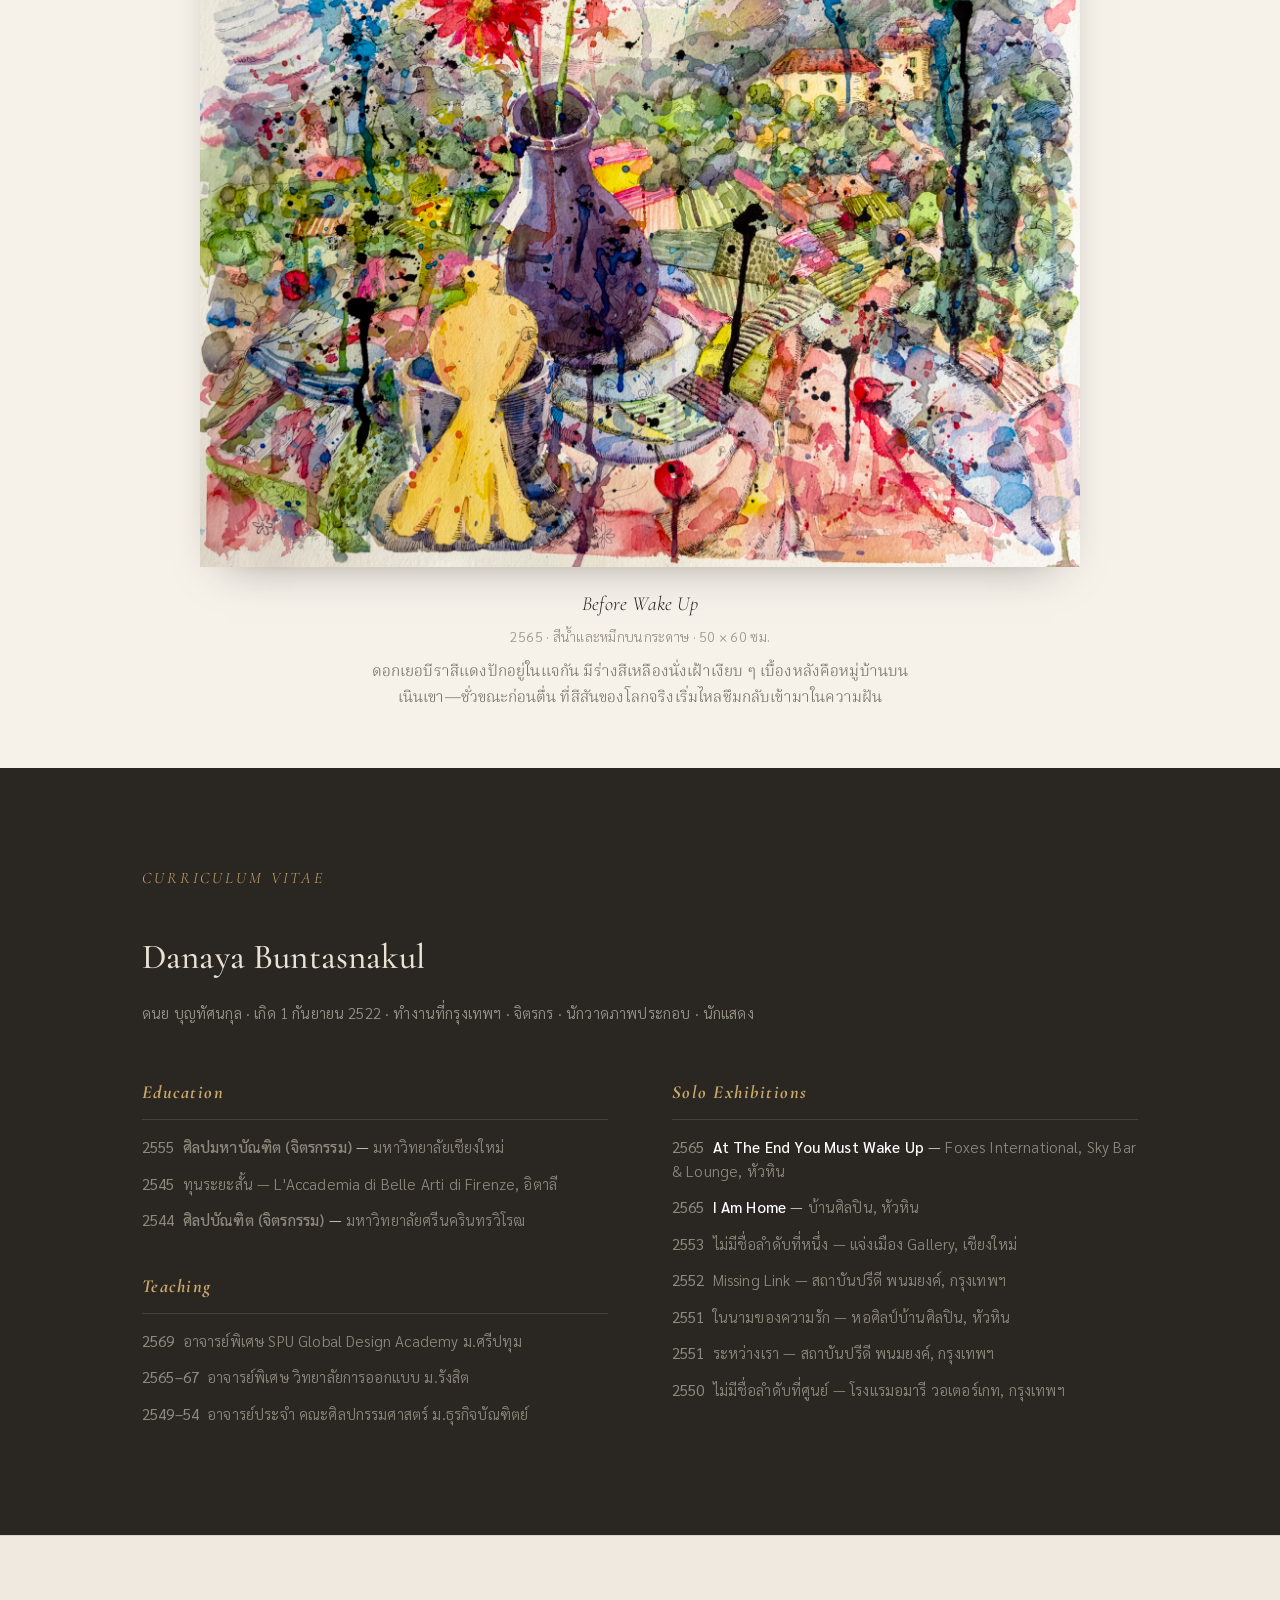
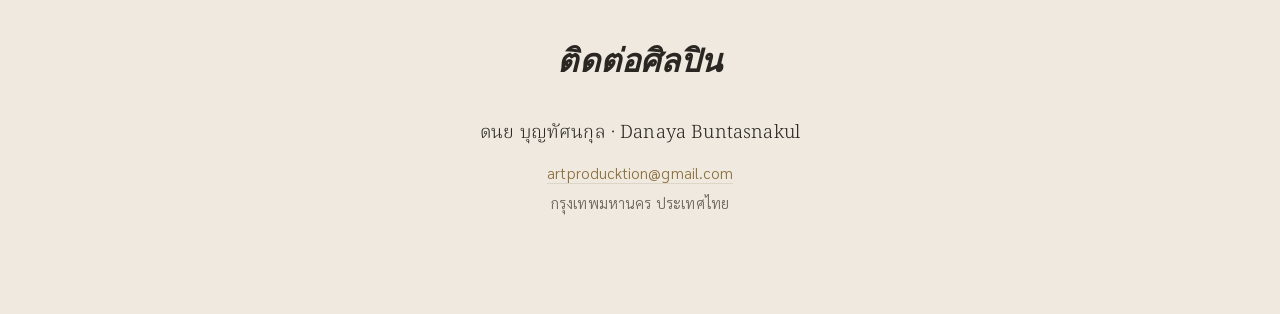
<file: at-the-end.html>
<!DOCTYPE html>
<html lang="th" data-lang="th">
<head>
<meta charset="UTF-8">
<meta name="viewport" content="width=device-width, initial-scale=1.0">
<meta name="p:domain_verify" content="67861b23f2593aaebbae70b7e88a2a6b"/>
<title>ดนย บุญทัศนกุล — At The End You Must Wake Up</title>
<link rel="preconnect" href="https://fonts.googleapis.com">
<link rel="preconnect" href="https://fonts.gstatic.com" crossorigin>
<link href="https://fonts.googleapis.com/css2?family=Noto+Serif+Thai:wght@300;400;500;600&family=Sarabun:wght@200;300;400;500&family=Cormorant+Garamond:ital,wght@0,400;0,500;1,400&display=swap" rel="stylesheet">
<style>
  :root{
    --ink:#2a2723; --soft:#6b655c; --faint:#9a9388;
    --paper:#f6f2ea; --paper2:#efe9df; --line:#ddd5c7;
    --accent:#8a6d3b;
    --serif:'Noto Serif Thai','Cormorant Garamond',serif;
    --sans:'Sarabun',-apple-system,'Helvetica Neue',sans-serif;
    --display:'Cormorant Garamond',serif;
  }
  *{box-sizing:border-box;margin:0;padding:0}
  html{scroll-behavior:smooth}
  body{
    background:var(--paper); color:var(--ink);
    font-family:var(--sans); font-weight:300; line-height:1.85;
    -webkit-font-smoothing:antialiased; letter-spacing:.01em;
  }
  img{display:block; max-width:100%; height:auto}
  .wrap{max-width:1060px; margin:0 auto; padding:0 32px}

  /* LANGUAGE TOGGLE */
  [data-lang="th"] .en-only{display:none !important}
  [data-lang="en"] .th-only{display:none !important}
  .lang-switch{position:fixed; top:14px; right:14px; z-index:200; display:flex;
    background:rgba(246,242,234,.92); -webkit-backdrop-filter:blur(6px); backdrop-filter:blur(6px);
    border:1px solid var(--line); border-radius:999px; overflow:hidden;
    box-shadow:0 4px 16px -8px rgba(40,34,26,.4); font-family:var(--display)}
  .lang-switch button{border:none; background:none; cursor:pointer; padding:7px 16px;
    font-size:.82rem; letter-spacing:.06em; color:var(--soft); font-family:inherit}
  .lang-switch button:hover{color:var(--ink)}
  [data-lang="th"] .lang-switch [data-set-lang="th"],
  [data-lang="en"] .lang-switch [data-set-lang="en"]{background:var(--accent); color:#fff}

  /* SITE NAV (jump between pages) */
  .site-nav{position:fixed; top:14px; left:14px; z-index:200; display:flex; align-items:center;
    background:rgba(246,242,234,.92); -webkit-backdrop-filter:blur(6px); backdrop-filter:blur(6px);
    border:1px solid var(--line); border-radius:999px; overflow:hidden;
    box-shadow:0 4px 16px -8px rgba(40,34,26,.4); font-family:var(--display)}
  .site-nav a{padding:7px 15px; font-size:.82rem; letter-spacing:.05em; color:var(--soft);
    text-decoration:none; white-space:nowrap; transition:color .2s,background .2s}
  .site-nav a + a{border-left:1px solid var(--line)}
  .site-nav a:hover{color:var(--ink)}
  .site-nav a.active{background:var(--accent); color:#fff}
  @media print{.site-nav{display:none}}
  @media(max-width:560px){
    .site-nav a{padding:6px 11px; font-size:.76rem; letter-spacing:.02em}
    .lang-switch button{padding:6px 12px}
  }

  /* ---------- COVER ---------- */
  .cover{min-height:100vh; display:flex; flex-direction:column; justify-content:center; align-items:center;
    text-align:center; padding:60px 32px; position:relative}
  .cover .kicker{font-family:var(--display); font-style:italic; font-size:1.1rem; color:var(--soft);
    letter-spacing:.18em; text-transform:uppercase; margin-bottom:26px}
  .cover figure{max-width:760px; width:100%; box-shadow:0 24px 60px -28px rgba(40,34,26,.55); margin-bottom:38px}
  .cover h1{font-family:var(--display); font-weight:500; font-size:clamp(2.4rem,6vw,4.6rem);
    line-height:1.04; letter-spacing:.005em}
  .cover h1 em{font-style:italic; display:block; color:var(--accent)}
  .cover .artist{font-family:var(--serif); font-weight:400; font-size:1.25rem; margin-top:22px; letter-spacing:.04em}
  .cover .sub{font-size:.95rem; color:var(--soft); margin-top:8px; letter-spacing:.05em}
  .scroll-cue{position:absolute; bottom:26px; font-size:.78rem; color:var(--faint); letter-spacing:.25em; text-transform:uppercase}

  /* ---------- STATEMENT ---------- */
  section{padding:96px 0}
  .statement{background:var(--paper2); border-top:1px solid var(--line); border-bottom:1px solid var(--line)}
  .statement .lead{font-family:var(--serif); font-weight:300; font-size:1.5rem; line-height:1.9; max-width:760px}
  .statement p{font-family:var(--serif); font-weight:300; font-size:1.12rem; line-height:2; max-width:720px; margin-top:1.4em; color:#3a352e}
  .label{font-family:var(--display); font-style:italic; font-size:1rem; letter-spacing:.18em; text-transform:uppercase;
    color:var(--accent); margin-bottom:30px}

  /* ---------- ACT DIVIDER ---------- */
  .act{text-align:center; padding:120px 0 80px}
  .act .num{font-family:var(--display); font-size:2.4rem; font-style:italic; color:var(--faint); letter-spacing:.1em}
  .act .en{font-family:var(--display); font-size:.95rem; letter-spacing:.35em; text-transform:uppercase; color:var(--soft); margin:14px 0 6px}
  .act h2{font-family:var(--serif); font-weight:500; font-size:clamp(1.7rem,4vw,2.5rem); letter-spacing:.02em}
  .act h2.en-only{font-family:var(--display)}
  .act .concept{font-family:var(--serif); font-weight:300; font-size:1.12rem; line-height:2; max-width:680px;
    margin:34px auto 0; color:#3a352e; text-align:left}
  .rule{width:54px; height:1px; background:var(--accent); margin:34px auto 0}

  /* ---------- PLATES ---------- */
  .plate{padding:56px 0}
  .plate figure{margin:0 auto; max-width:880px}
  .plate.small figure{max-width:560px}
  .plate img{margin:0 auto; box-shadow:0 18px 44px -26px rgba(40,34,26,.5)}
  figcaption{margin-top:20px; text-align:center; font-size:.92rem; color:var(--soft); line-height:1.7}
  figcaption .t{font-family:var(--display); font-style:italic; font-size:1.25rem; color:var(--ink); letter-spacing:.01em}
  figcaption .m{display:block; margin-top:4px; font-size:.86rem; color:var(--faint); letter-spacing:.02em}
  figcaption .note{display:block; margin-top:10px; font-family:var(--serif); font-size:.98rem; color:var(--soft); max-width:560px; margin-left:auto; margin-right:auto}

  .pair{display:grid; grid-template-columns:1fr 1fr; gap:48px; align-items:start; max-width:980px; margin:56px auto}
  .pair figure{max-width:none}

  /* ---------- CV ---------- */
  .cv{background:var(--ink); color:#e9e2d4}
  .cv .label{color:#caa86a}
  .cv h2{font-family:var(--display); font-weight:500; font-size:2.2rem; margin-bottom:10px}
  .cv .grid{display:grid; grid-template-columns:1fr 1fr; gap:48px 64px; margin-top:48px}
  .cv h3{font-family:var(--display); font-style:italic; font-size:1.15rem; letter-spacing:.08em; color:#caa86a;
    margin-bottom:16px; padding-bottom:10px; border-bottom:1px solid rgba(255,255,255,.12)}
  .cv ul{list-style:none}
  .cv li{font-size:.95rem; font-weight:300; line-height:1.55; margin-bottom:13px; color:#d8d0c1}
  .cv li b{color:#fff; font-weight:500}
  .cv li span{color:#8f897d}
  .cv .yr{color:#caa86a; font-weight:400; margin-right:8px}

  /* ---------- CONTACT ---------- */
  .contact{text-align:center; background:var(--paper2); border-top:1px solid var(--line)}
  .contact h2{font-family:var(--display); font-style:italic; font-size:2rem; margin-bottom:24px}
  .contact a{color:var(--accent); text-decoration:none; border-bottom:1px solid var(--line)}
  .contact .who{font-family:var(--serif); font-size:1.15rem; margin-bottom:8px}
  .contact .meta{font-size:.95rem; color:var(--soft); line-height:2}

  /* ---------- RESPONSIVE ---------- */
  @media(max-width:720px){
    .wrap{padding:0 22px}
    section{padding:64px 0}
    .pair{grid-template-columns:1fr; gap:40px}
    .cv .grid{grid-template-columns:1fr; gap:36px}
    .statement .lead{font-size:1.3rem}
  }

  /* ---------- PRINT (Save as PDF) ---------- */
  @media print{
    body{background:#fff}
    .lang-switch,.scroll-cue{display:none}
    section,.act,.plate{padding:24px 0; page-break-inside:avoid}
    .cover{min-height:auto; page-break-after:always}
    .plate img,.cover figure{box-shadow:none}
    .cv{background:#fff; color:#000}
    .cv li,.cv li b,.cv h3{color:#000}
    .statement,.contact{background:#fff}
  }
</style>
<script>(function(){try{var l=localStorage.getItem('portfolioLang');if(l){document.documentElement.setAttribute('data-lang',l);document.documentElement.setAttribute('lang',l);}}catch(e){}})();</script>
</head>
<body>

<!-- SITE NAV -->
<nav class="site-nav" aria-label="ไปยังหน้าอื่น">
  <a href="index.html" class="active" aria-current="page"><span class="th-only">นิทรรศการ</span><span class="en-only">Exhibition</span></a>
  <a href="shop.html"><span class="th-only">ต้นฉบับ</span><span class="en-only">Originals</span></a>
  <a href="cv.html"><span class="th-only">ประวัติ</span><span class="en-only">CV</span></a>
</nav>

<!-- LANGUAGE SWITCH -->
<div class="lang-switch" role="group" aria-label="Language">
  <button type="button" data-set-lang="th">ไทย</button>
  <button type="button" data-set-lang="en">EN</button>
</div>

<!-- ===== COVER ===== -->
<header class="cover">
  <div class="kicker"><span class="th-only">นิทรรศการเดี่ยว · ชุดผลงาน</span><span class="en-only">Solo Exhibition · Series</span></div>
  <figure><img src="images/01-at-the-end.jpg" alt="At The End You Must Wake Up"></figure>
  <h1>At The End<br><em>You Must Wake Up</em></h1>
  <div class="artist">ดนย บุญทัศนกุล · Danaya Buntasnakul</div>
  <div class="sub"><span class="th-only">จิตรกรรมสีน้ำ หมึก และลายเส้นบนกระดาษ</span><span class="en-only">Watercolour, ink and drawing on paper</span></div>
  <div class="scroll-cue"><span class="th-only">เลื่อนลง</span><span class="en-only">Scroll</span></div>
</header>

<!-- ===== STATEMENT ===== -->
<section class="statement">
  <div class="wrap">
    <div class="label">Artist Statement<span class="th-only"> · แนวคิดศิลปิน</span></div>
    <p class="lead"><span class="th-only">ดนย บุญทัศนกุล ทำงานอยู่บนเส้นแบ่งบาง ๆ ระหว่างการหลับและการตื่น ระหว่างโลกที่เรามองเห็นกับโลกที่เราเพียงรู้สึกถึง</span><span class="en-only">Danaya Buntasnakul works along the thin line between sleeping and waking — between the world we see and the world we only feel.</span></p>
    <p><span class="th-only">เขาผสมสีน้ำ หมึก และจังหวะแบบดนตรีเข้าด้วยกัน จนภูมิทัศน์กลายเป็นห้วงความฝัน และความฝันกลายเป็นที่ที่เรากล้าเผชิญสิ่งที่ตื่นอยู่เรากลับไม่ยอมรับ</span><span class="en-only">He blends watercolour, ink and a musical sense of rhythm until landscapes become reveries, and dreams become the place where we dare to face what, awake, we refuse to admit.</span></p>
    <p><span class="th-only">เขาเรียนจิตรกรรมที่มหาวิทยาลัยเชียงใหม่ (ศิลปมหาบัณฑิต) และเคยศึกษาที่ L'Accademia di Belle Arti di Firenze ประเทศอิตาลี ผ่านนิทรรศการเดี่ยว 9 ครั้งตั้งแต่ปี 2542 งานของเขาวนเวียนอยู่กับความใกล้ชิด การพลัดพราก และโอกาสที่หมุนกลับมาใหม่ได้เสมอ—เหมือนนาฬิกาทรายที่เพียงรอวันถูกพลิก</span><span class="en-only">He studied painting at Chiang Mai University (M.F.A.) and at the Accademia di Belle Arti di Firenze in Italy. Across nine solo exhibitions since 1999, his work returns again and again to intimacy, separation, and the chance that can always come around once more — like an hourglass simply waiting to be turned.</span></p>
    <p><span class="th-only">นอกจากเป็นจิตรกร เขายังเป็นนักแสดงละครเวทีและนักร้องประสานเสียงที่ได้รับรางวัลระดับนานาชาติ ประสบการณ์บนเวทีและในเสียงเพลงไหลกลับเข้ามาในงานวาด ในรูปของจังหวะ การฟัง และการมองอย่างช้า ๆ</span><span class="en-only">Beyond painting, he is a stage actor and an internationally awarded choral singer. His experience on stage and in song flows back into his drawing as rhythm, as listening, and as a slow way of seeing.</span></p>
  </div>
</section>

<!-- ===== ACT I ===== -->
<div class="act wrap">
  <div class="num">I</div>
  <div class="en">Falling Asleep</div>
  <h2 class="th-only">เคลิ้มหลับ</h2>
  <h2 class="en-only">Falling Asleep</h2>
  <p class="concept"><span class="th-only">นิทรรศการนี้ขอชวนผู้ชมเดินผ่านความฝันหนึ่งคืน เริ่มจากภาพของสุนัขจิ้งจอกที่ขดตัวหลับกลางทุ่ง—ภาพแทนของจิตใจที่กำลังพักผ่อนเพื่อจะหายดี ก้อนเมฆแปลงร่างเป็นสัตว์ ปราสาทเล็ก ๆ ตั้งอยู่บนหลังของมัน ทุกอย่างค่อย ๆ จมลงสู่ห้วงฝัน</span><span class="en-only">This exhibition invites you to walk through a single night's dream. It begins with a fox curled asleep in a field — an image of a mind at rest, healing. Clouds shift into animals, a small castle rests on their backs, and everything sinks slowly into the dream.</span></p>
  <div class="rule"></div>
</div>

<!-- ===== ACT II : THE DREAM ===== -->
<div class="act wrap">
  <div class="num">II</div>
  <div class="en">The Dream</div>
  <h2 class="th-only">ในความฝัน</h2>
  <h2 class="en-only">The Dream</h2>
  <p class="concept"><span class="th-only"><i>At The End You Must Wake Up</i> คือบันทึกของเรื่องที่เกิดขึ้นแล้วผ่านไป แต่ส่วนลึกของใจยังไม่ยอมปล่อยความรู้สึกที่อยู่นอกเหนือการควบคุม การวาดชุดนี้จึงเป็นการบำบัดตัวเอง—กล่อมใจให้หลับอยู่ในฝัน จนถึงวันหนึ่งที่ใจถูกชำระจนใส และพร้อมจะลืมตาตื่นขึ้นอีกครั้ง</span><span class="en-only"><i>At The End You Must Wake Up</i> is a record of things that happened and passed, while some deep part of the heart still refuses to release feelings beyond its control. Making this series became a way of healing — lulling the heart to sleep within the dream, until the day it is washed clear and ready to open its eyes again.</span></p>
  <div class="rule"></div>
</div>

<div class="pair">
  <figure>
    <img src="images/02-house-of-dream.jpg" alt="House of Dream">
    <figcaption><span class="t">House of Dream</span><span class="m"><span class="th-only">2565 · สีน้ำและหมึกบนกระดาษ · 21 × 28 ซม.</span><span class="en-only">2022 · Watercolour &amp; ink on paper · 21 × 28 cm</span></span><span class="note"><span class="th-only">หอยทากค่อย ๆ เคลื่อนผ่านท้องทุ่ง แบกถ้วยชาที่ภายในมีบ้านหลังเล็กบนเนินเขาเขียว และดอกไม้สีชมพูดอกโตชูก้านขึ้นฟ้า—บ้านในฝันที่เดินทางไปกับเราทุกหนแห่ง</span><span class="en-only">A snail drifts across the fields carrying a teacup that holds a little house on a green hill, a large pink flower reaching for the sky — the dream-home that travels with us everywhere.</span></span></figcaption>
  </figure>
  <figure>
    <img src="images/03-just-two-of-us.jpg" alt="Just Two of Us">
    <figcaption><span class="t">Just Two of Us</span><span class="m"><span class="th-only">2565 · หมึกบนกระดาษ · 21 × 28 ซม.</span><span class="en-only">2022 · Ink on paper · 21 × 28 cm</span></span><span class="note"><span class="th-only">บ้านหินสไตล์ทัสคานีตั้งอยู่ใต้ท้องฟ้าที่หมุนวนแบบแวนโก๊ะ บนหอคอยมีนาฬิกาทรายประดับ รายล้อมด้วยแมว บทเพลง และดวงจันทร์—ความทรงจำจากอิตาลีที่ยังหมุนไปกับจังหวะของเวลา</span><span class="en-only">A Tuscan stone house beneath a sky swirling like Van Gogh's, an hourglass set upon its tower, surrounded by cats, songs and the moon — memories of Italy still turning with the rhythm of time.</span></span></figcaption>
  </figure>
</div>

<div class="pair">
  <figure>
    <img src="images/04-our-song.jpg" alt="Our Song">
    <figcaption><span class="t">Our Song</span><span class="m"><span class="th-only">2565 · สีน้ำและหมึกบนกระดาษ · 21 × 28 ซม.</span><span class="en-only">2022 · Watercolour &amp; ink on paper · 21 × 28 cm</span></span><span class="note"><span class="th-only">สุนัขจิ้งจอกหวนกลับมาอีกครั้ง คราวนี้ห้อมล้อมด้วยโน้ตเพลง เป็ด และดวงจันทร์—บทเพลงที่โอบกอดความฝันเอาไว้</span><span class="en-only">The fox returns once more, now encircled by musical notes, ducks and the moon — a song that holds the dream in its arms.</span></span></figcaption>
  </figure>
  <figure>
    <img src="images/05-song-of-sun-and-moon.jpg" alt="Song of Sun and Moon">
    <figcaption><span class="t">Song of Sun and Moon</span><span class="m"><span class="th-only">2565 · สีน้ำและหมึกบนกระดาษ · 21 × 28 ซม.</span><span class="en-only">2022 · Watercolour &amp; ink on paper · 21 × 28 cm</span></span><span class="note"><span class="th-only">ใบหน้าของดวงอาทิตย์และดวงจันทร์หลอมรวมเป็นหนึ่งเดียว ลอยอยู่ท่ามกลางดอกไม้และสรรพสัตว์ในห้วงฝัน—สองขั้วที่อยู่ร่วมกันอย่างอ่อนโยน</span><span class="en-only">The faces of sun and moon melt into one, floating among the flowers and creatures of the dream — two opposites resting gently together.</span></span></figcaption>
  </figure>
</div>

<!-- ===== ACT III : THE MECHANISM ===== -->
<div class="act wrap">
  <div class="num">III</div>
  <div class="en">The Mechanism</div>
  <h2 class="th-only">กลไกของนาฬิกาทราย</h2>
  <h2 class="en-only">The Mechanism</h2>
  <p class="concept"><span class="th-only">โอกาสผ่านมาแล้วผ่านไป หลายเรื่องเริ่มต้นและจบลงอย่างไม่มีเยื่อใย เหมือนความฝันที่เราไม่อยากลืมตาตื่น นาฬิกาทรายมีความหมายมากกว่าเครื่องนับเวลาถอยหลัง เมื่อทรายหมด มันเพียงนิ่งรอวันถูกพลิกกลับ เพื่อเริ่มต้นใหม่อย่างไม่รู้จบ—เช่นเดียวกับความรัก ความสัมพันธ์ ชีวิต และโอกาส งานหมึกในองก์นี้คือ "ภายใน" ของนาฬิกาเรือนนั้น: เส้นที่ถักทอกันแน่นจนเวลากลายเป็นวัฏจักร</span><span class="en-only">Chances come and go; many things begin and end without sentiment, like a dream we would rather not wake from. The hourglass means more than a countdown. When the sand runs out it simply waits, still, to be turned over — beginning again, endlessly: like love, like relationships, like life and opportunity. The ink works in this act are the "interior" of that hourglass: lines woven so tightly that time itself becomes a cycle.</span></p>
  <div class="rule"></div>
</div>

<div class="plate"><div class="wrap"><figure>
  <img src="images/06-love-and-peace.jpg" alt="Love and Peace">
  <figcaption><span class="t">Love and Peace</span><span class="m"><span class="th-only">2565 · สีน้ำและหมึกบนกระดาษ · 21 × 28 ซม.</span><span class="en-only">2022 · Watercolour &amp; ink on paper · 21 × 28 cm</span></span>
  <span class="note"><span class="th-only">นกพิราบขาวที่ก่อตัวขึ้นจาก "ที่ว่าง" ท่ามกลางหมึกอันแน่นหนา—ความสงบที่โผล่พ้นจากความวุ่นวาย</span><span class="en-only">A white dove formed from the "empty space" within dense ink — peace emerging out of turmoil.</span></span></figcaption>
</figure></div></div>

<div class="pair">
  <figure>
    <img src="images/08-sun-and-moon.jpg" alt="Sun and Moon">
    <figcaption><span class="t">Sun and Moon</span><span class="m"><span class="th-only">2565 · หมึกบนกระดาษ · 28 × 21 ซม.</span><span class="en-only">2022 · Ink on paper · 28 × 21 cm</span></span></figcaption>
  </figure>
  <figure>
    <img src="images/07-we-meet-in-the-sky.jpg" alt="We Meet in the Sky">
    <figcaption><span class="t">We Meet in the Sky</span><span class="m"><span class="th-only">2565 · หมึกบนกระดาษ · 21 × 28 ซม.</span><span class="en-only">2022 · Ink on paper · 21 × 28 cm</span></span></figcaption>
  </figure>
</div>

<div class="plate"><div class="wrap"><figure>
  <img src="images/09-missing-you.jpg" alt="Missing You">
  <figcaption><span class="t">Missing You</span><span class="m"><span class="th-only">2565 · สีน้ำและหมึกบนกระดาษ · 28 × 42 ซม.</span><span class="en-only">2022 · Watercolour &amp; ink on paper · 28 × 42 cm</span></span>
  <span class="note"><span class="th-only">งานหมึกแน่นเต็มผืน พลังงานสูง สีสันปะทุ—ลายเซ็นของชุด New Chapter ที่ความคิดถึงกลายเป็นเขาวงกต</span><span class="en-only">Dense, high-energy ink with bursting colour — a signature of the New Chapter series, where longing becomes a labyrinth.</span></span></figcaption>
</figure></div></div>

<!-- ===== ACT IV : THE TRUE HOME ===== -->
<div class="act wrap">
  <div class="num">IV</div>
  <div class="en">The True Home</div>
  <h2 class="th-only">บ้านที่แท้จริง</h2>
  <h2 class="en-only">The True Home</h2>
  <p class="concept"><span class="th-only">OSHO ว่าไว้ว่า ปัญญาญาณเปรียบเหมือนสะพานที่เชื่อมทางให้เราเดินกลับสู่บ้านที่แท้จริง—บ้านที่มีอยู่มาตลอด ตั้งอยู่ตรงนั้นก่อนเราเกิดและหลังเราตาย เราไม่ใช่เจ้าของบ้าน เราเป็นส่วนหนึ่งของมัน สะพานที่พาไปสู่บ้านนั้นซ่อนอยู่ทั่วทุกหนแห่ง—ในแววตาของสุนัขใต้แดด ในควันบาง ๆ จากถ้วยกาแฟ หรือแม้แต่ในภาพวาดสักภาพ ลายเส้นหมึกบนกระดาษชุดนี้ คือสิ่งที่ศิลปินค้นพบแล้วนำกลับมาเล่า</span><span class="en-only">Osho said that intuition is like a bridge that leads us back to our true home — a home that has always been there, standing before we are born and after we die. We do not own the home; we are part of it. The bridge to it hides everywhere — in the eyes of a dog in the sun, in the thin steam rising from a cup of coffee, even in a single painting. These ink drawings on paper are what the artist found there and brought back to tell.</span></p>
  <div class="rule"></div>
</div>

<div class="plate"><div class="wrap"><figure>
  <img src="images/10-stone-bridge.jpg" alt="สะพานหิน / I Am Home">
  <figcaption><span class="t">I Am Home — Bridge</span><span class="m"><span class="th-only">หมึกบนกระดาษ · 21 × 30 ซม.</span><span class="en-only">Ink on paper · 21 × 30 cm</span></span>
  <span class="note"><span class="th-only">ซุ้มสะพานหินใต้ท้องฟ้าที่ไหวเอน—ภาพแทนของ "สะพานสู่บ้านที่แท้จริง"</span><span class="en-only">A stone bridge arch beneath a swaying sky — an image of the "bridge to the true home".</span></span></figcaption>
</figure></div></div>

<div class="pair">
  <figure>
    <img src="images/11-moka-moon.jpg" alt="I Am Home — moka pot">
    <figcaption><span class="t">I Am Home — Moka</span><span class="m"><span class="th-only">หมึกบนกระดาษ · 21 × 30 ซม.</span><span class="en-only">Ink on paper · 21 × 30 cm</span></span></figcaption>
  </figure>
  <figure>
    <img src="images/12-coffee-rose.jpg" alt="I Am Home — coffee and rose">
    <figcaption><span class="t">I Am Home — Coffee &amp; Rose</span><span class="m"><span class="th-only">หมึกบนกระดาษ · 21 × 30 ซม.</span><span class="en-only">Ink on paper · 21 × 30 cm</span></span><span class="note"><span class="th-only">จากถ้วยกาแฟอุ่น ควันสองสายม้วนตัวลอยขึ้น ก่อรูปเป็นดวงจันทร์ที่ห่อหุ้มผืนทะเลไว้ข้างใน แล้วผลิบานปลายเป็นดอกกุหลาบเหนือหมู่เมฆ—ความฝันเล็ก ๆ ที่ผุดขึ้นจากสิ่งสามัญในเช้าวันหนึ่ง</span><span class="en-only">From a warm cup of coffee, two ribbons of steam curl upward, forming a moon that cradles a sea within, then blossoming into a rose above the clouds — a small dream rising from the ordinary on an ordinary morning.</span></span></figcaption>
  </figure>
</div>

<div class="plate small"><div class="wrap"><figure>
  <img src="images/13-couple-husky.jpg" alt="Couple">
  <figcaption><span class="t">Couple</span><span class="m"><span class="th-only">2565 · หมึกบนกระดาษ · 21 × 28 ซม.</span><span class="en-only">2022 · Ink on paper · 21 × 28 cm</span></span>
  <span class="note"><span class="th-only">ภาพเหมือนสุนัขด้วยเส้นหมึกละเอียด ห้อมล้อมด้วยลายพรรณพฤกษาและสัญลักษณ์</span><span class="en-only">A portrait of dogs in fine ink line, surrounded by botanical patterns and symbols.</span></span></figcaption>
</figure></div></div>

<!-- ===== ACT V : WAKING ===== -->
<div class="act wrap">
  <div class="num">V</div>
  <div class="en">Waking</div>
  <h2 class="th-only">ลืมตาตื่น</h2>
  <h2 class="en-only">Waking</h2>
  <p class="concept"><span class="th-only">เมื่อใจค่อย ๆ ถูกชำระ สีสันก็กลับคืนมา ความฝันไม่ได้จางหาย แต่แปรเป็นแสง—ดอกไม้บานอยู่ในแจกัน ดวงตะวันละลายลงอย่างช้า ๆ และนาฬิกาทรายก็พร้อมจะถูกพลิกกลับอีกครั้ง นี่คือชั่วขณะก่อนการลืมตา ที่ทุกสิ่งยังพร่างพราวด้วยสีของความหวัง</span><span class="en-only">As the heart is slowly washed clear, colour returns. The dream does not fade but turns into light — flowers bloom in a vase, the sun melts slowly down, and the hourglass is ready to be turned once more. This is the moment before waking, when everything still shimmers with the colour of hope.</span></p>
  <div class="rule"></div>
</div>

<div class="pair">
  <figure>
    <img src="images/16-melting-sun.jpg" alt="Melting Sun">
    <figcaption><span class="t">Melting Sun</span><span class="m"><span class="th-only">2565 · สีน้ำและหมึกบนกระดาษ · 21 × 28 ซม.</span><span class="en-only">2022 · Watercolour &amp; ink on paper · 21 × 28 cm</span></span><span class="note"><span class="th-only">ดวงตะวันสีเหลืองหยดยาวลงมาเป็นเส้น ใจกลางภาพคือการประทุของลายเส้นนับไม่ถ้วน—ดอกไม้ ผีเสื้อ เป็ดน้อย และบ้านเห็ด ราวกับความทรงจำทั้งหมดกำลังละลายหลอมรวมเป็นหนึ่งก่อนเลือนหาย</span><span class="en-only">A yellow sun drips down in long threads; at its centre, an eruption of countless lines — flowers, butterflies, little ducks and a mushroom house — as if every memory were melting into one before it fades.</span></span></figcaption>
  </figure>
  <figure>
    <img src="images/18-hourglass.jpg" alt="Hourglass">
    <figcaption><span class="t">Hourglass</span><span class="m"><span class="th-only">2565 · สีน้ำและหมึกบนกระดาษ · 21 × 28 ซม.</span><span class="en-only">2022 · Watercolour &amp; ink on paper · 21 × 28 cm</span></span><span class="note"><span class="th-only">นาฬิกาทรายที่ภายในบรรจุทั้งเมือง ดอกเดซี่ บทเพลง และสรรพสัตว์ไว้ด้วยกัน เมื่อทรายไหลจนหมด มันเพียงนิ่งรอวันถูกพลิกกลับ—ภาพแทนของเวลา ความรัก และโอกาสที่หมุนเวียนได้ไม่รู้จบ</span><span class="en-only">An hourglass holding within it a whole town, daisies, songs and animals together. When the sand runs out it simply waits, still, to be turned — an image of time, love and opportunity turning endlessly.</span></span></figcaption>
  </figure>
</div>

<div class="plate"><div class="wrap"><figure>
  <img src="images/17-before-wake-up.jpg" alt="Before Wake Up">
  <figcaption><span class="t">Before Wake Up</span><span class="m"><span class="th-only">2565 · สีน้ำและหมึกบนกระดาษ · 50 × 60 ซม.</span><span class="en-only">2022 · Watercolour &amp; ink on paper · 50 × 60 cm</span></span>
  <span class="note"><span class="th-only">ดอกเยอบีราสีแดงปักอยู่ในแจกัน มีร่างสีเหลืองนั่งเฝ้าเงียบ ๆ เบื้องหลังคือหมู่บ้านบนเนินเขา—ชั่วขณะก่อนตื่น ที่สีสันของโลกจริงเริ่มไหลซึมกลับเข้ามาในความฝัน</span><span class="en-only">Red gerberas in a vase, a quiet yellow figure keeping watch, a hillside village behind — the moment before waking, as the colours of the real world begin to seep back into the dream.</span></span></figcaption>
</figure></div></div>

<!-- ===== CV ===== -->
<section class="cv">
  <div class="wrap">
    <div class="label">Curriculum Vitae</div>
    <h2>Danaya Buntasnakul</h2>
    <div style="color:#9c958a;font-size:.95rem;"><span class="th-only">ดนย บุญทัศนกุล · เกิด 1 กันยายน 2522 · ทำงานที่กรุงเทพฯ · จิตรกร · นักวาดภาพประกอบ · นักแสดง</span><span class="en-only">ดนย บุญทัศนกุล · Born 1 September 1979 · Based in Bangkok · Painter · Illustrator · Performer</span></div>
    <div class="grid">
      <div>
        <h3>Education</h3>
        <ul>
          <li><span class="yr"><span class="th-only">2555</span><span class="en-only">2012</span></span><b><span class="th-only">ศิลปมหาบัณฑิต (จิตรกรรม)</span><span class="en-only">M.F.A. in Painting</span></b> — <span class="th-only">มหาวิทยาลัยเชียงใหม่</span><span class="en-only">Chiang Mai University</span></li>
          <li><span class="yr"><span class="th-only">2545</span><span class="en-only">2002</span></span><span class="th-only">ทุนระยะสั้น — L'Accademia di Belle Arti di Firenze, อิตาลี</span><span class="en-only">Short-term scholarship — Accademia di Belle Arti di Firenze, Italy</span></li>
          <li><span class="yr"><span class="th-only">2544</span><span class="en-only">2001</span></span><b><span class="th-only">ศิลปบัณฑิต (จิตรกรรม)</span><span class="en-only">B.F.A. in Painting</span></b> — <span class="th-only">มหาวิทยาลัยศรีนครินทรวิโรฒ</span><span class="en-only">Srinakharinwirot University</span></li>
        </ul>
        <h3 style="margin-top:36px">Teaching</h3>
        <ul>
          <li><span class="yr"><span class="th-only">2569</span><span class="en-only">2026</span></span><span class="th-only">อาจารย์พิเศษ SPU Global Design Academy ม.ศรีปทุม</span><span class="en-only">Guest Lecturer, SPU – The Global Design Academy, Sripatum University</span></li>
          <li><span class="yr"><span class="th-only">2565–67</span><span class="en-only">2022–24</span></span><span class="th-only">อาจารย์พิเศษ วิทยาลัยการออกแบบ ม.รังสิต</span><span class="en-only">Visiting Lecturer, College of Design, Rangsit University</span></li>
          <li><span class="yr"><span class="th-only">2549–54</span><span class="en-only">2006–11</span></span><span class="th-only">อาจารย์ประจำ คณะศิลปกรรมศาสตร์ ม.ธุรกิจบัณฑิตย์</span><span class="en-only">Full-time Lecturer, Faculty of Fine and Applied Arts, Dhurakij Pundit University</span></li>
        </ul>
      </div>
      <div>
        <h3>Solo Exhibitions</h3>
        <ul>
          <li><span class="yr"><span class="th-only">2565</span><span class="en-only">2022</span></span><b>At The End You Must Wake Up</b> — <span class="th-only">Foxes International, Sky Bar &amp; Lounge, หัวหิน</span><span class="en-only">Foxes International, Sky Bar &amp; Lounge, Hua Hin</span></li>
          <li><span class="yr"><span class="th-only">2565</span><span class="en-only">2022</span></span><b>I Am Home</b> — <span class="th-only">บ้านศิลปิน, หัวหิน</span><span class="en-only">Artist's House, Hua Hin</span></li>
          <li><span class="yr"><span class="th-only">2553</span><span class="en-only">2010</span></span><span class="th-only">ไม่มีชื่อลำดับที่หนึ่ง — แจ่งเมือง Gallery, เชียงใหม่</span><span class="en-only">Untitled No. 1 — Jaeng Mueang Gallery, Chiang Mai</span></li>
          <li><span class="yr"><span class="th-only">2552</span><span class="en-only">2009</span></span><span class="th-only">Missing Link — สถาบันปรีดี พนมยงค์, กรุงเทพฯ</span><span class="en-only">Missing Link — Pridi Banomyong Institute, Bangkok</span></li>
          <li><span class="yr"><span class="th-only">2551</span><span class="en-only">2008</span></span><span class="th-only">ในนามของความรัก — หอศิลป์บ้านศิลปิน, หัวหิน</span><span class="en-only">In the Name of Love — Artist's House Gallery, Hua Hin</span></li>
          <li><span class="yr"><span class="th-only">2551</span><span class="en-only">2008</span></span><span class="th-only">ระหว่างเรา — สถาบันปรีดี พนมยงค์, กรุงเทพฯ</span><span class="en-only">Between Us — Pridi Banomyong Institute, Bangkok</span></li>
          <li><span class="yr"><span class="th-only">2550</span><span class="en-only">2007</span></span><span class="th-only">ไม่มีชื่อลำดับที่ศูนย์ — โรงแรมอมารี วอเตอร์เกท, กรุงเทพฯ</span><span class="en-only">Untitled No. 0 — Amari Watergate Hotel, Bangkok</span></li>
        </ul>
      </div>
    </div>
  </div>
</section>

<!-- ===== CONTACT ===== -->
<section class="contact">
  <div class="wrap">
    <h2><span class="th-only">ติดต่อศิลปิน</span><span class="en-only">Contact the Artist</span></h2>
    <div class="who">ดนย บุญทัศนกุล · Danaya Buntasnakul</div>
    <div class="meta">
      <a href="mailto:artproducktion@gmail.com">artproducktion@gmail.com</a><br>
      <span class="th-only">กรุงเทพมหานคร ประเทศไทย</span><span class="en-only">Bangkok, Thailand</span>
    </div>
  </div>
</section>

<script>
  document.querySelectorAll('[data-set-lang]').forEach(function(b){
    b.addEventListener('click', function(){
      var l = b.getAttribute('data-set-lang');
      document.documentElement.setAttribute('data-lang', l);
      document.documentElement.setAttribute('lang', l);
      try{ localStorage.setItem('portfolioLang', l); }catch(e){}
    });
  });
</script>

</body>
</html>
</file>
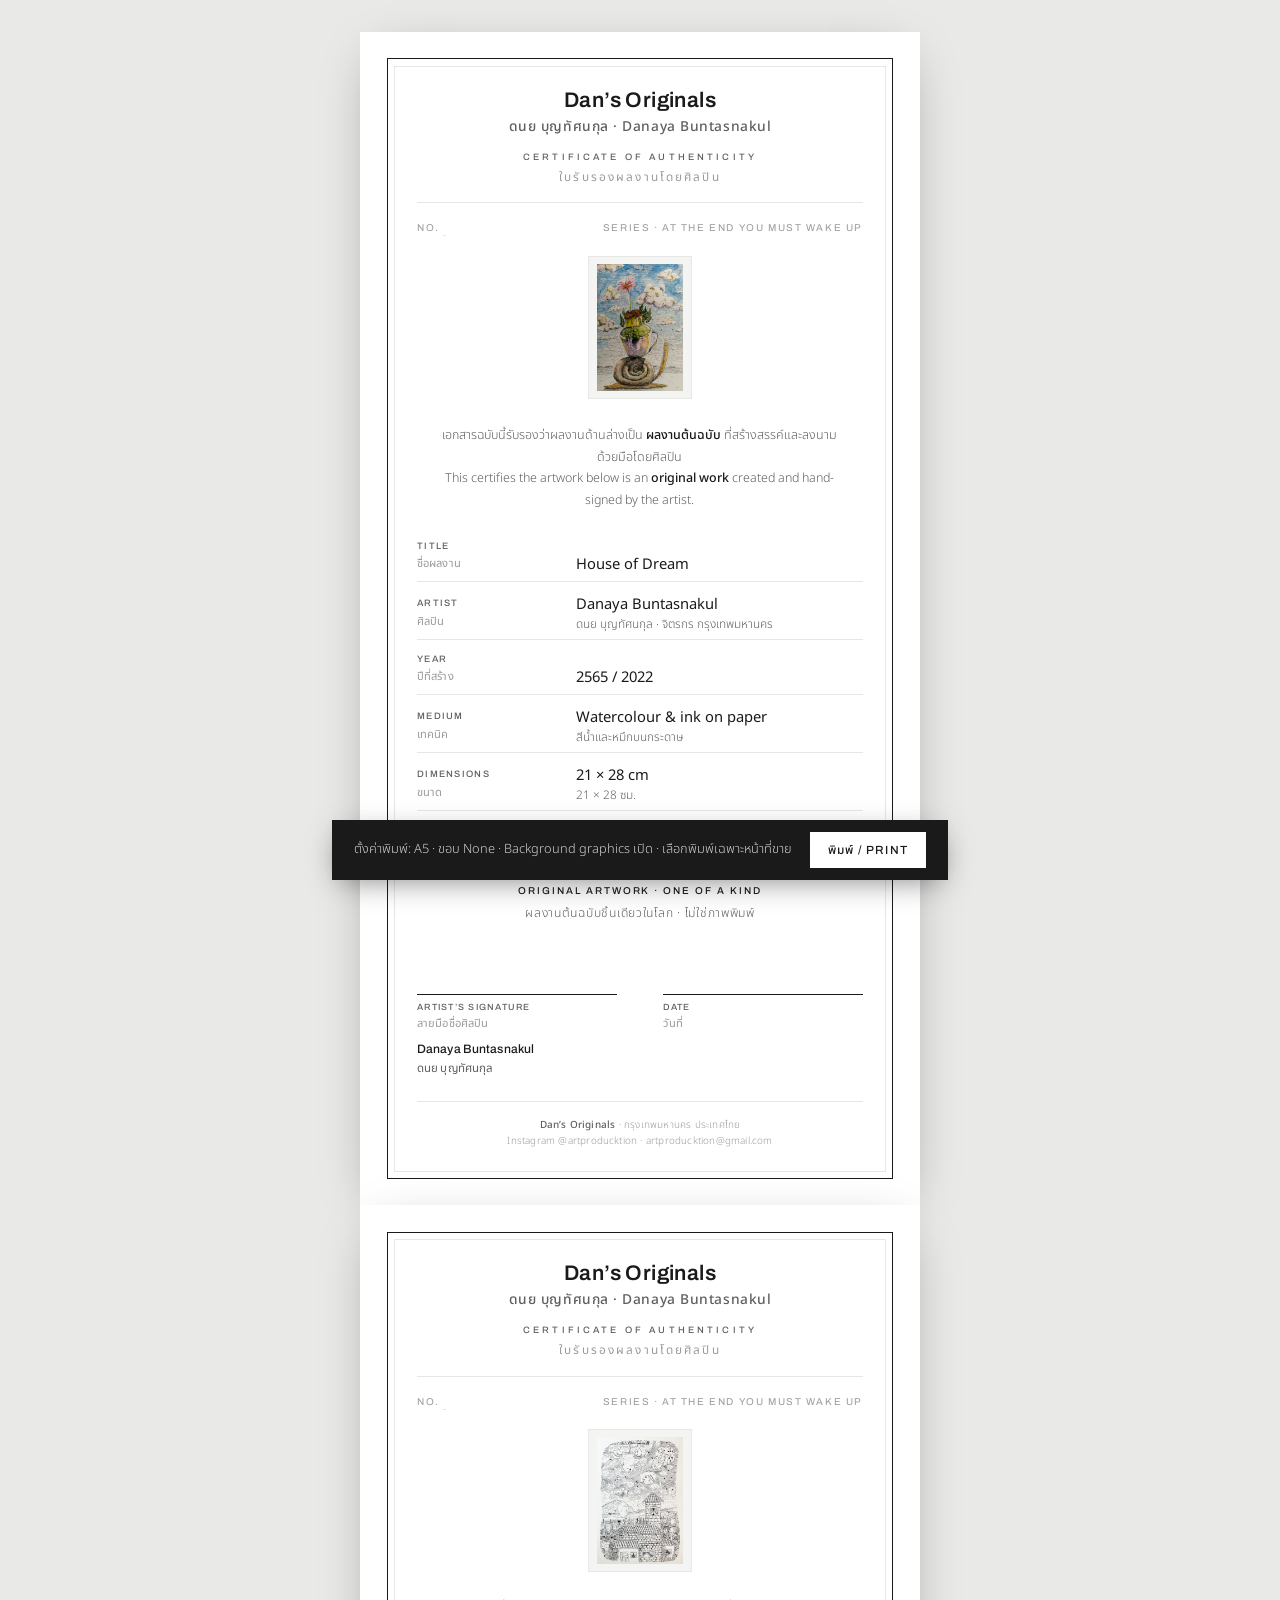
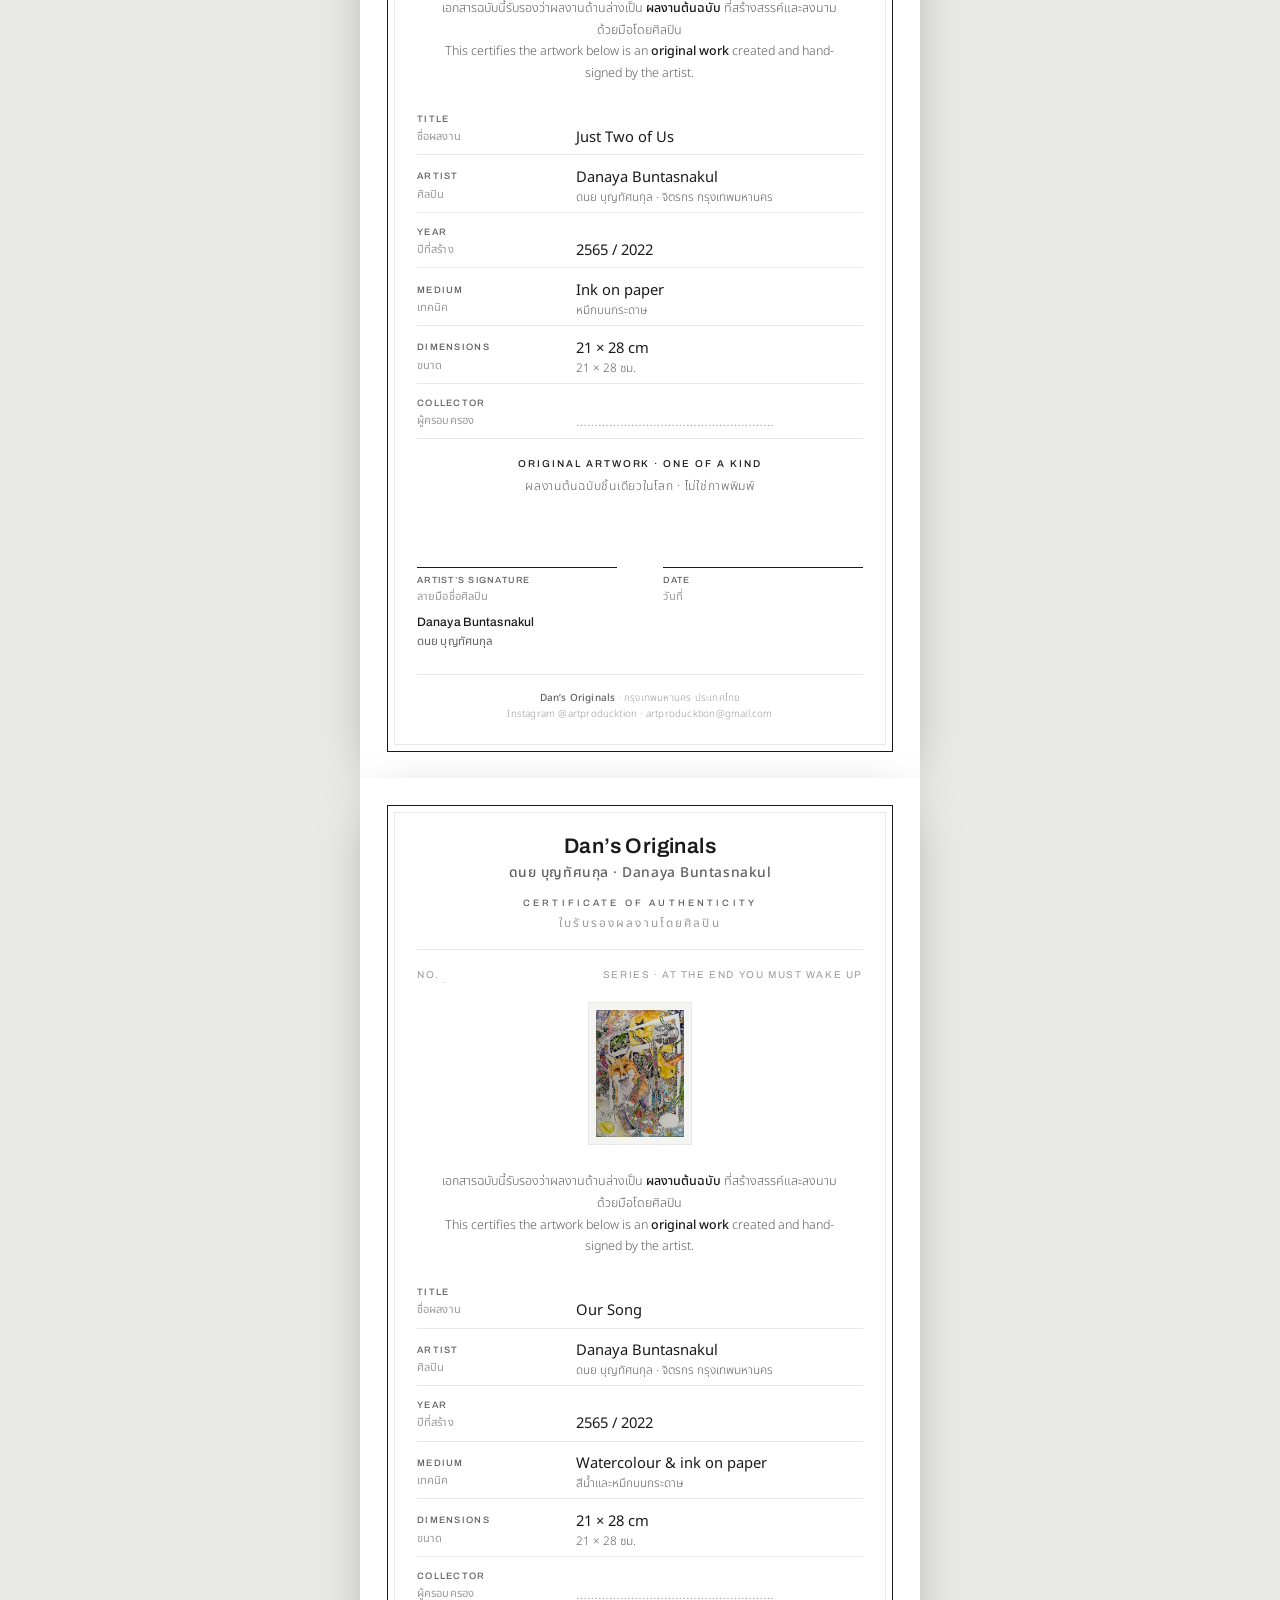
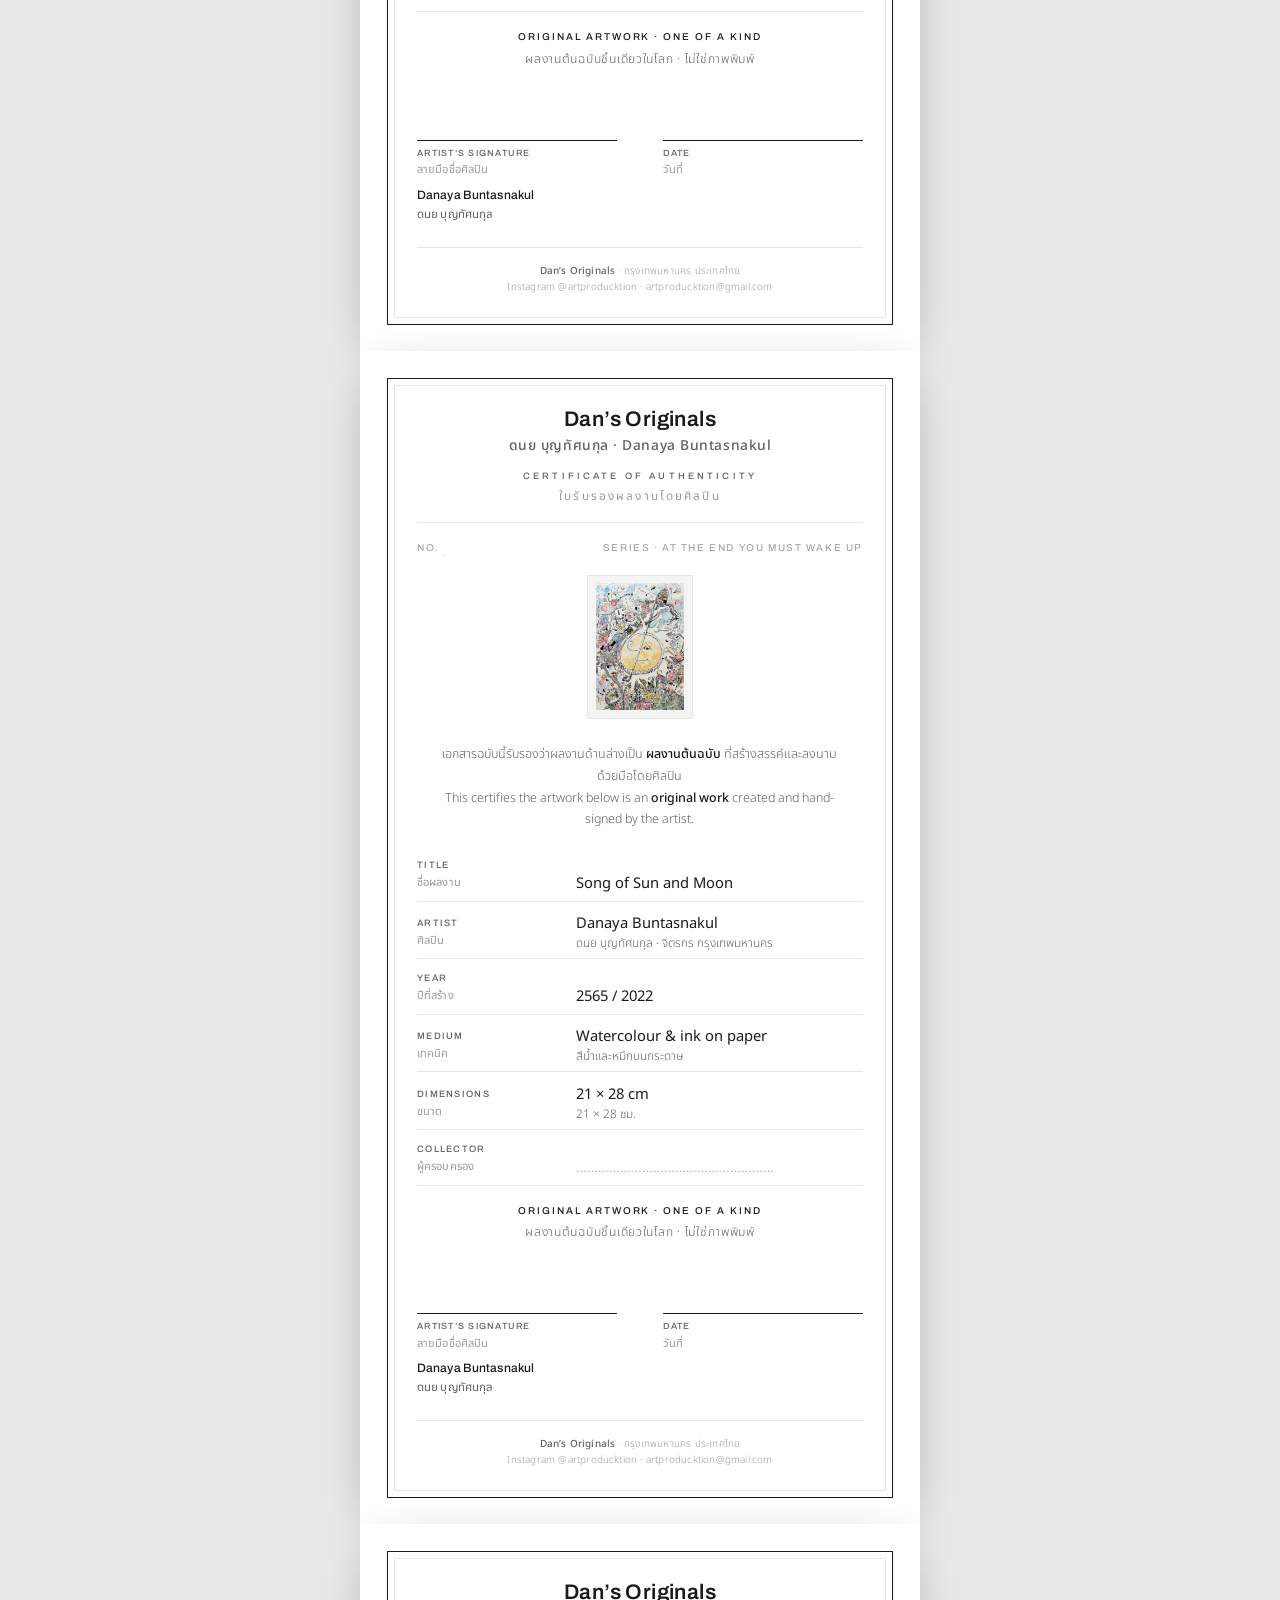
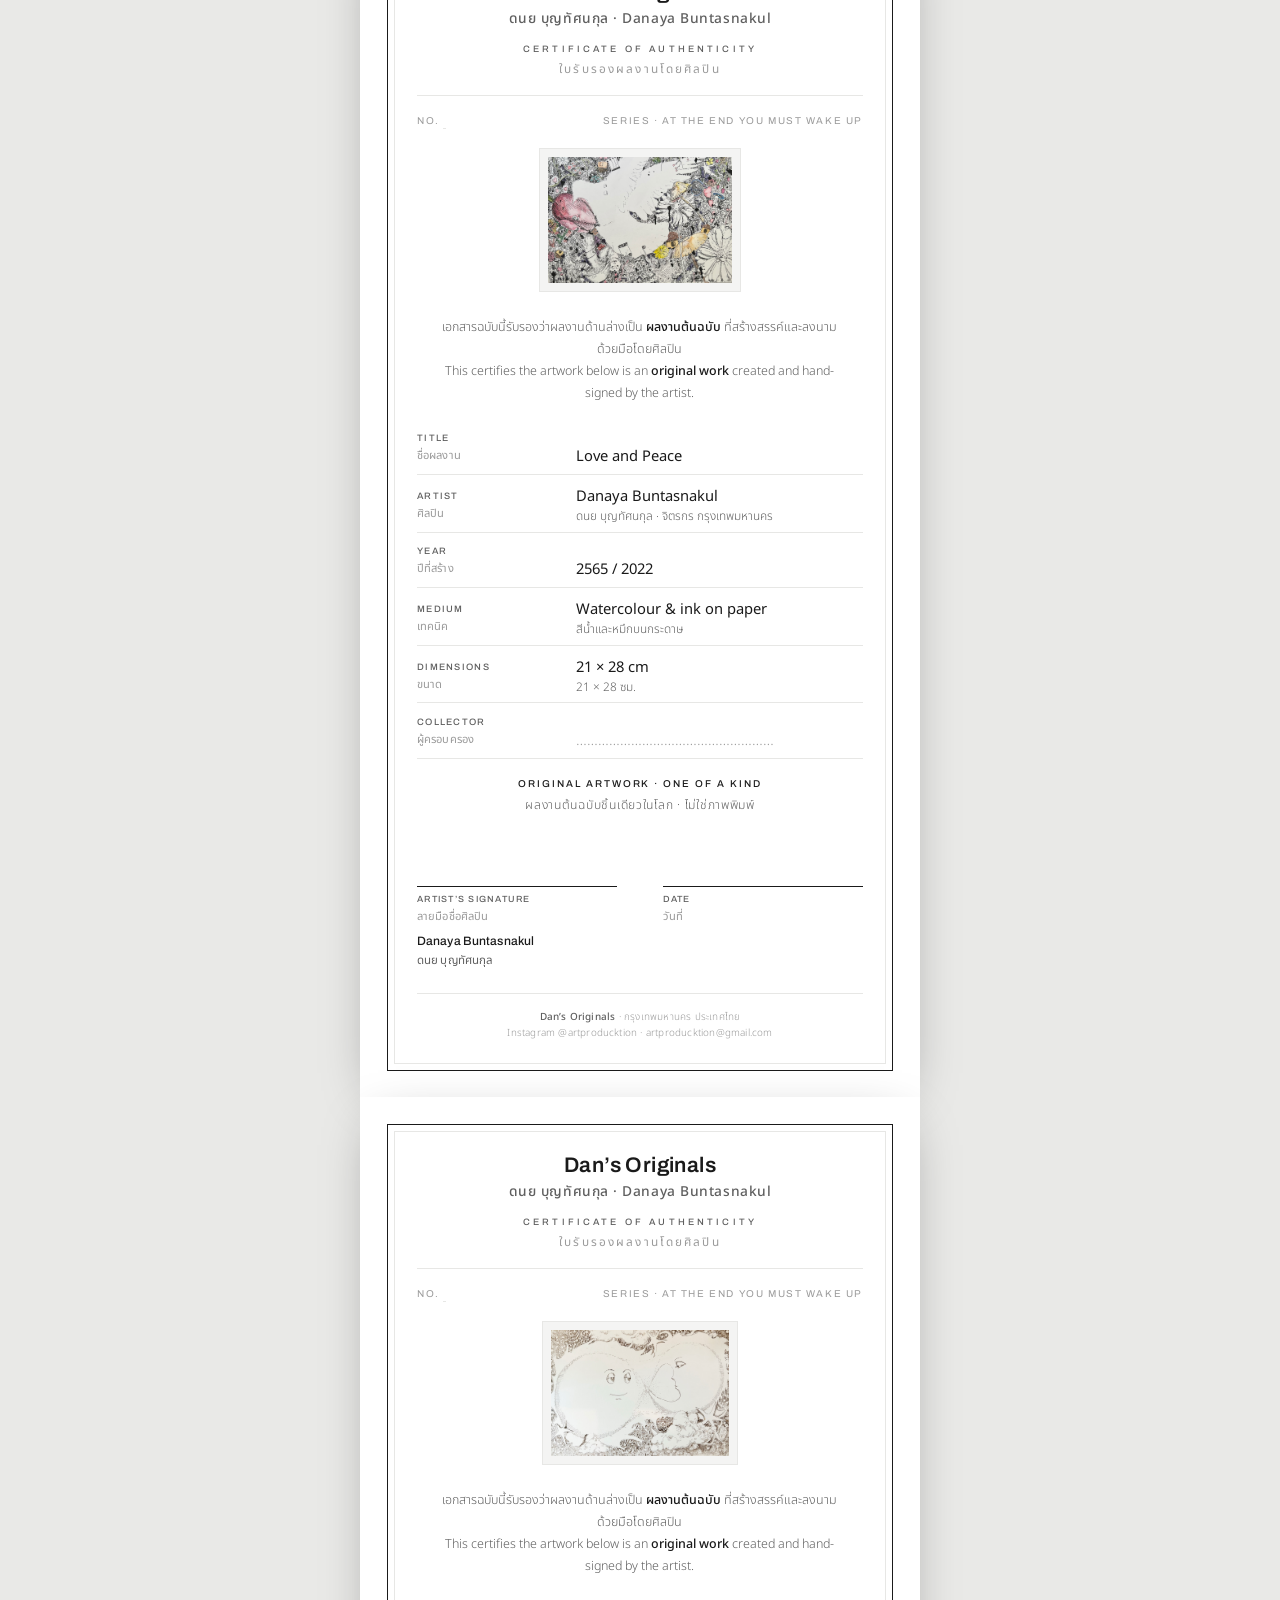
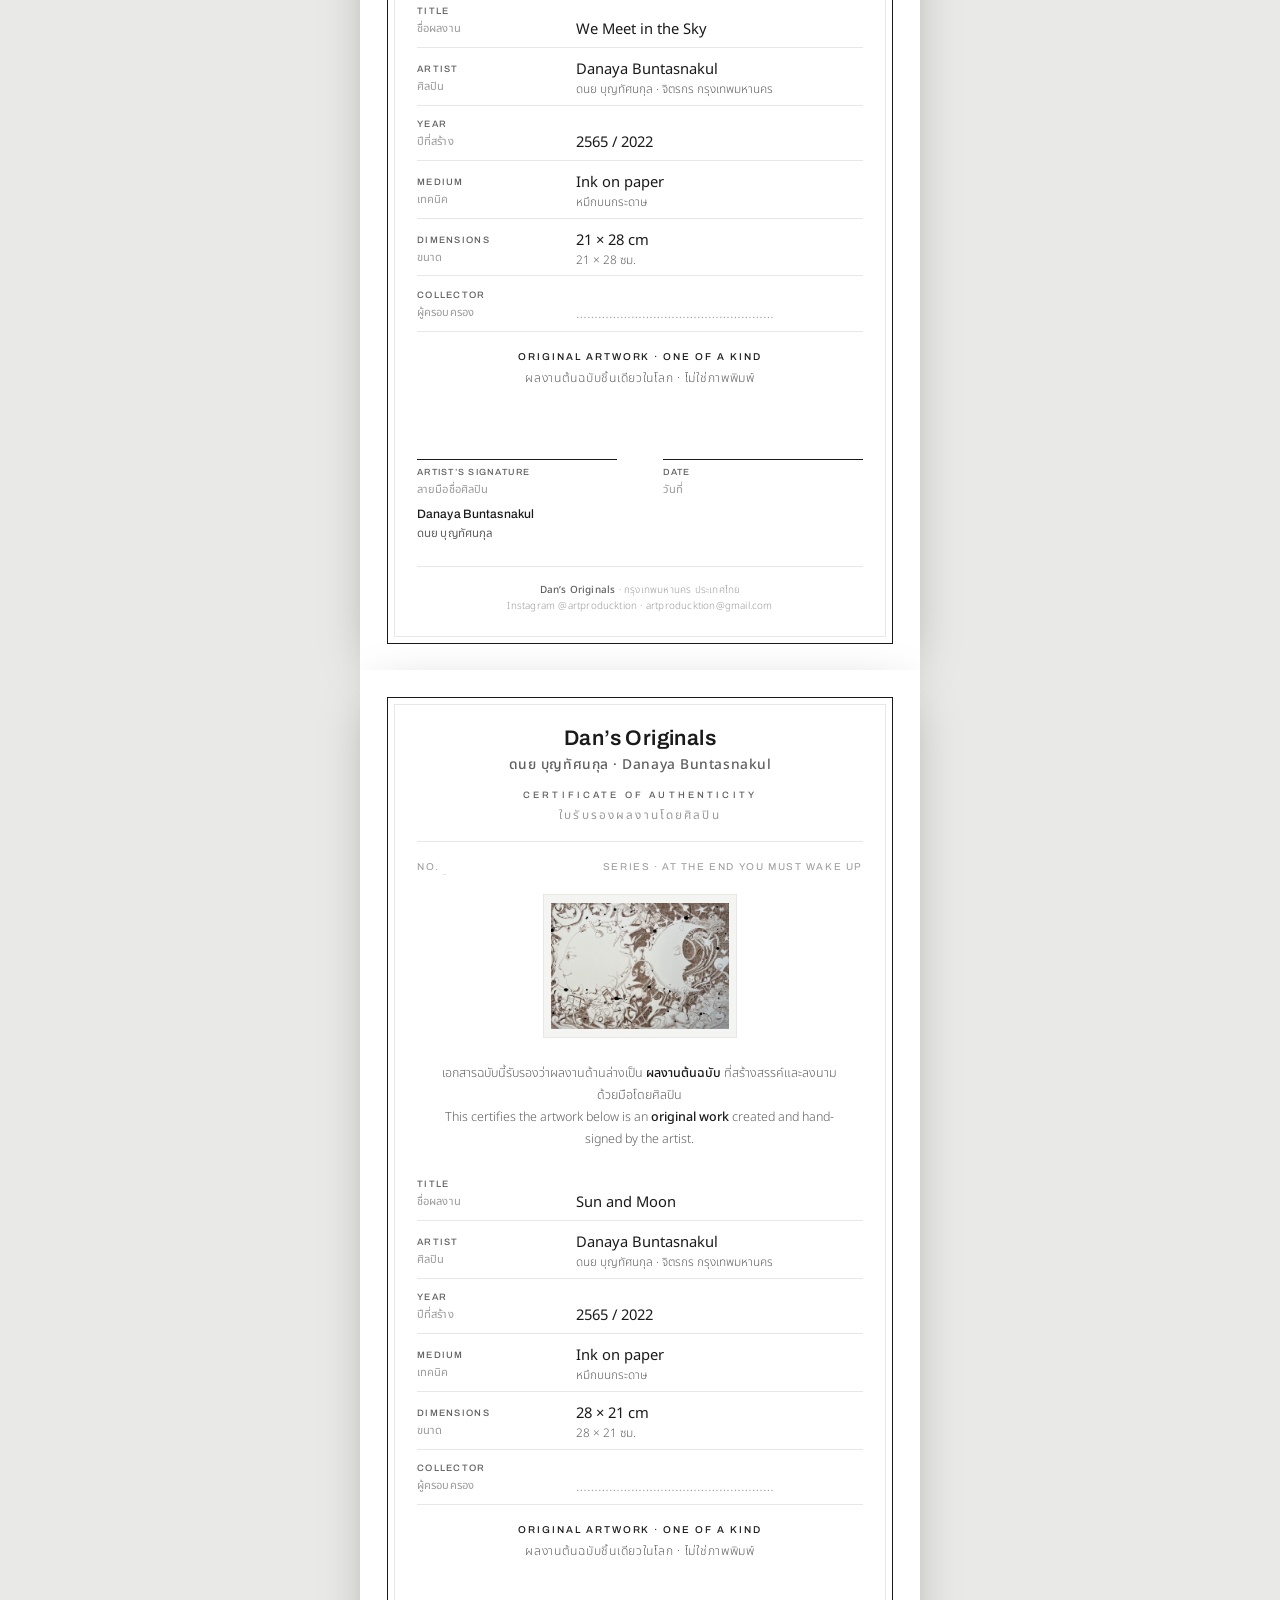
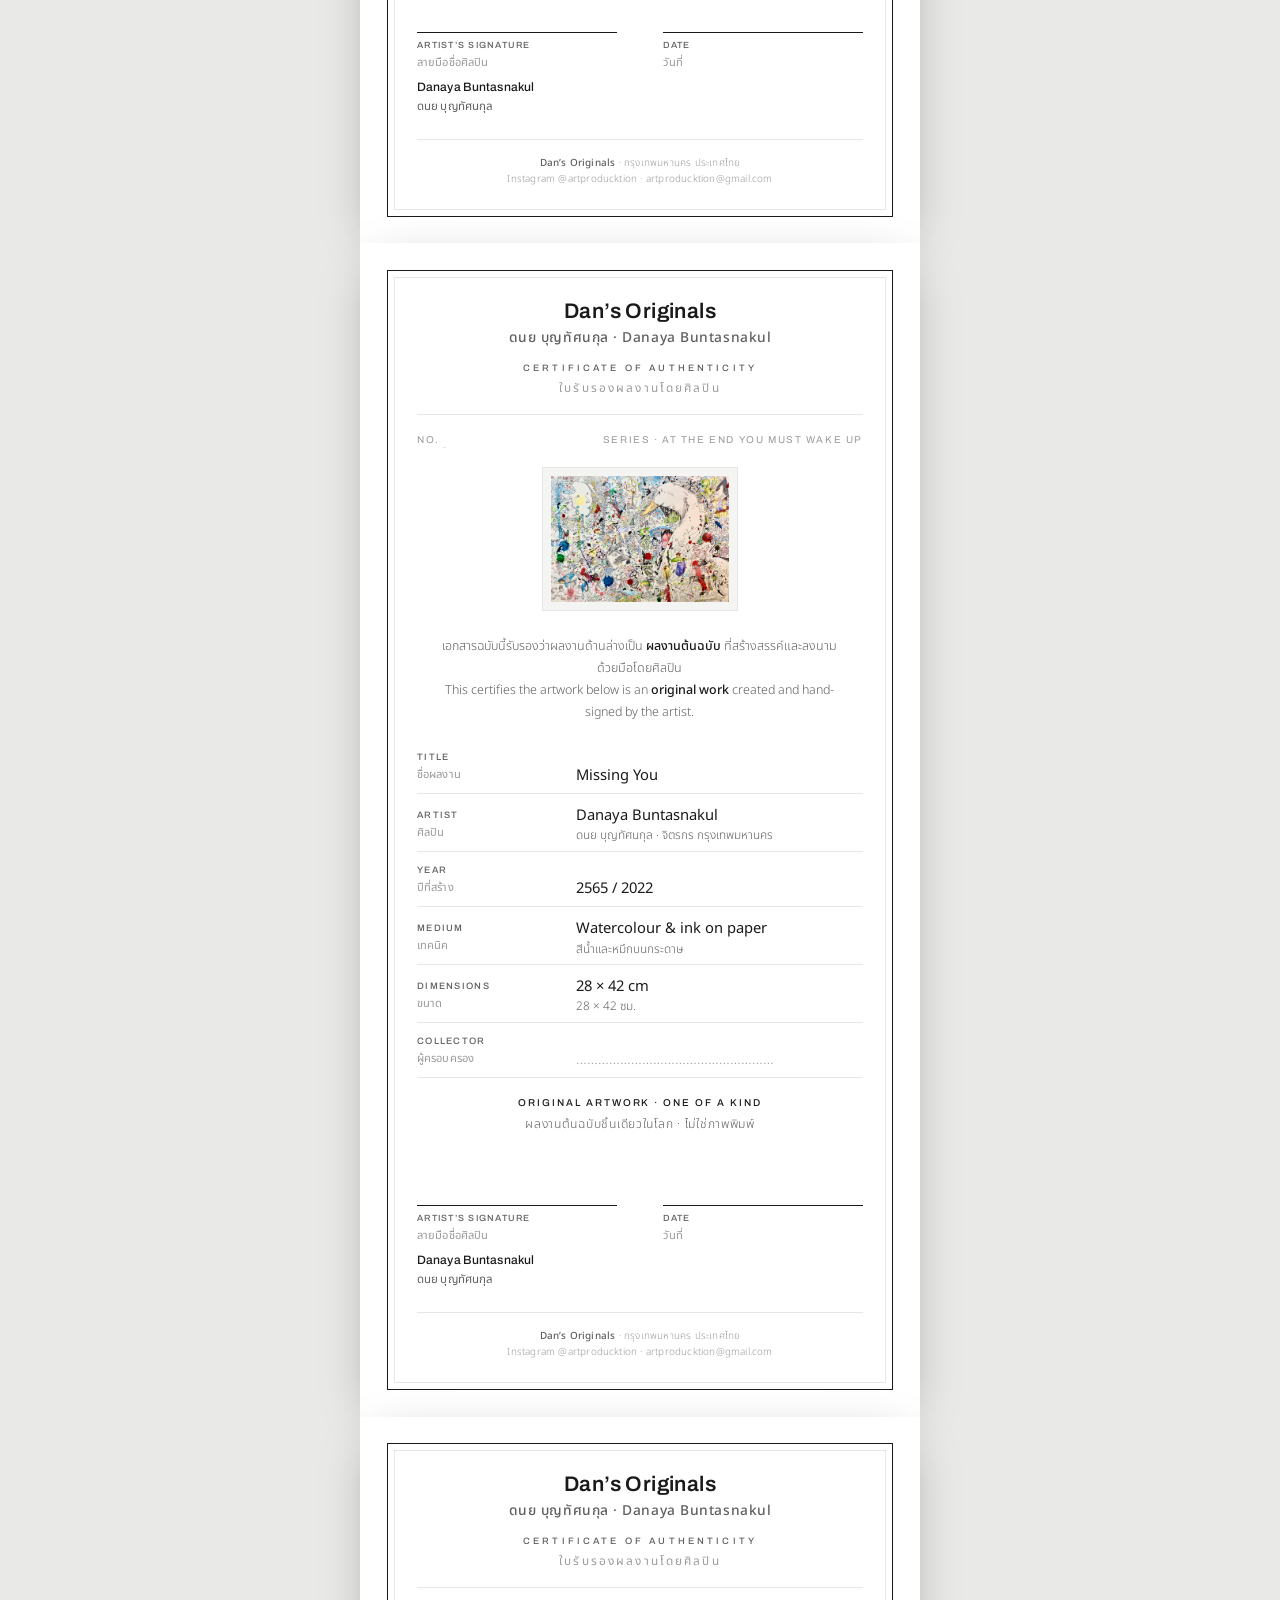
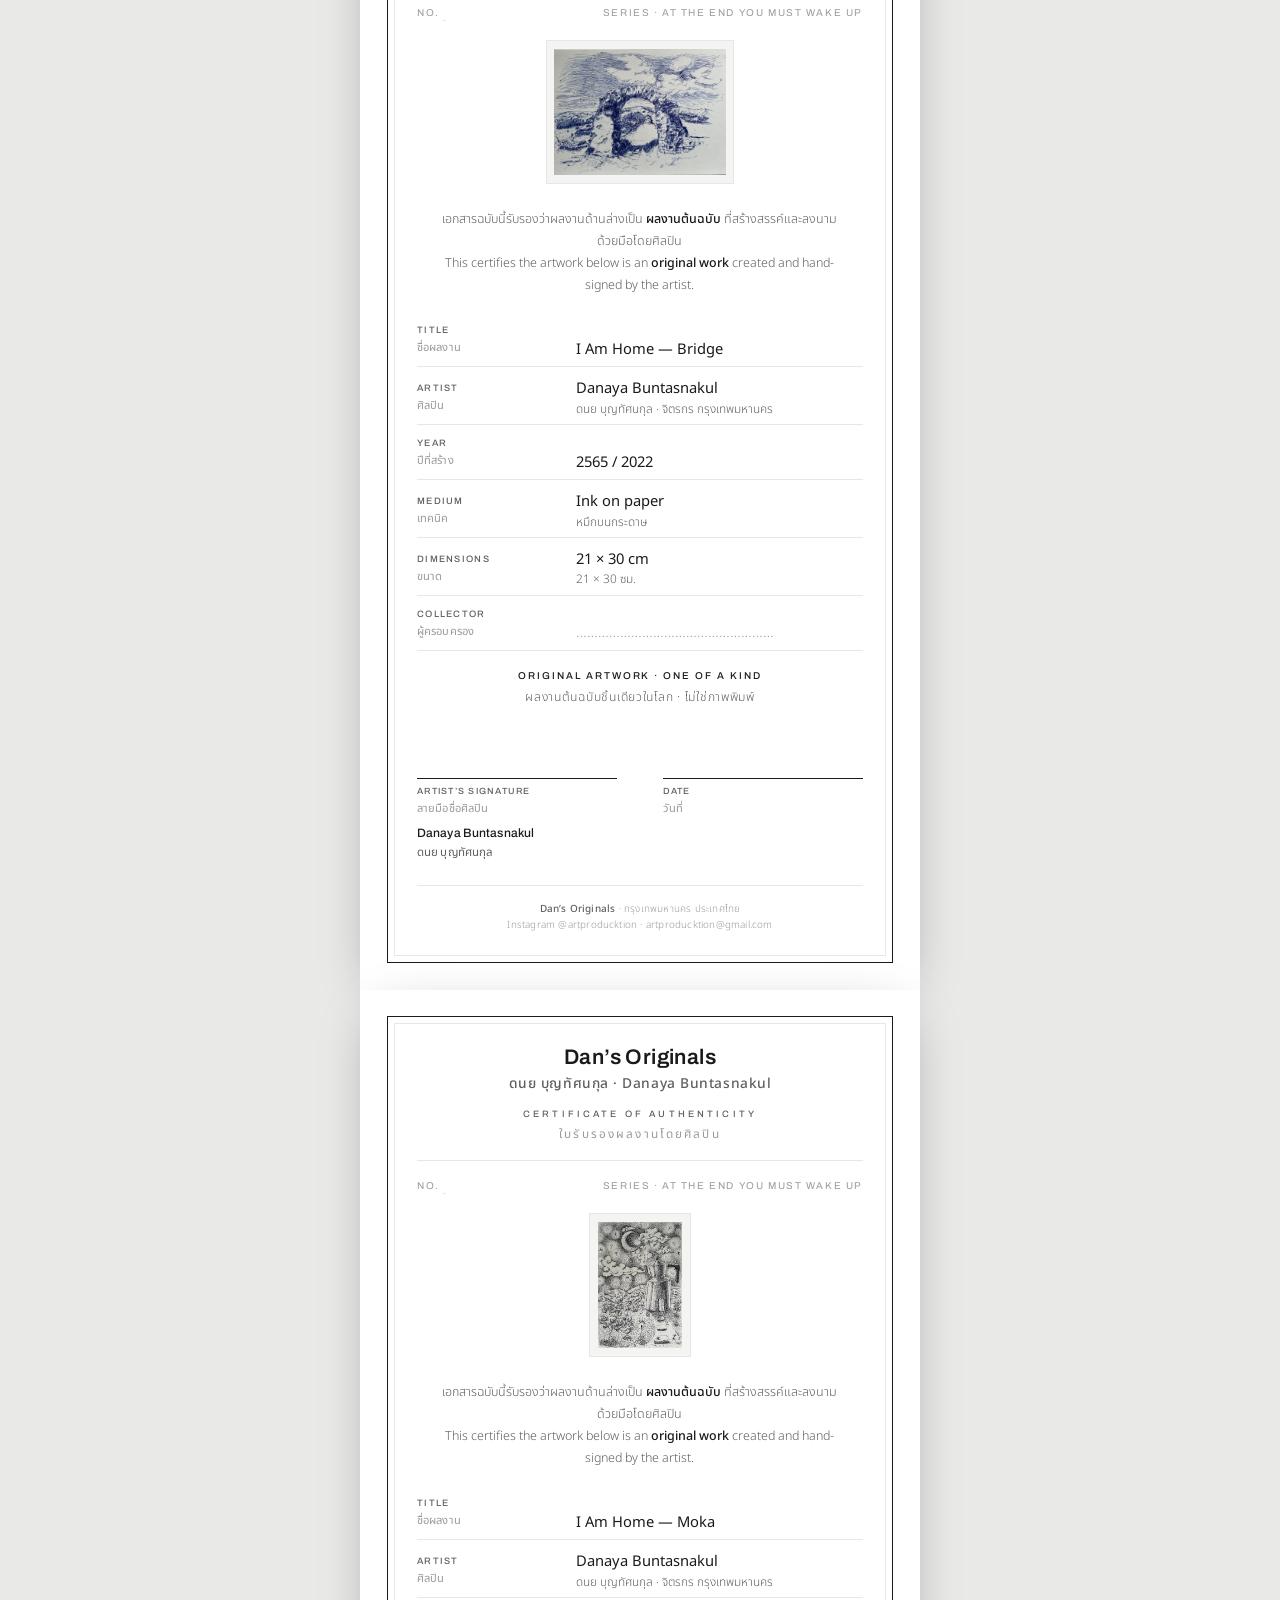
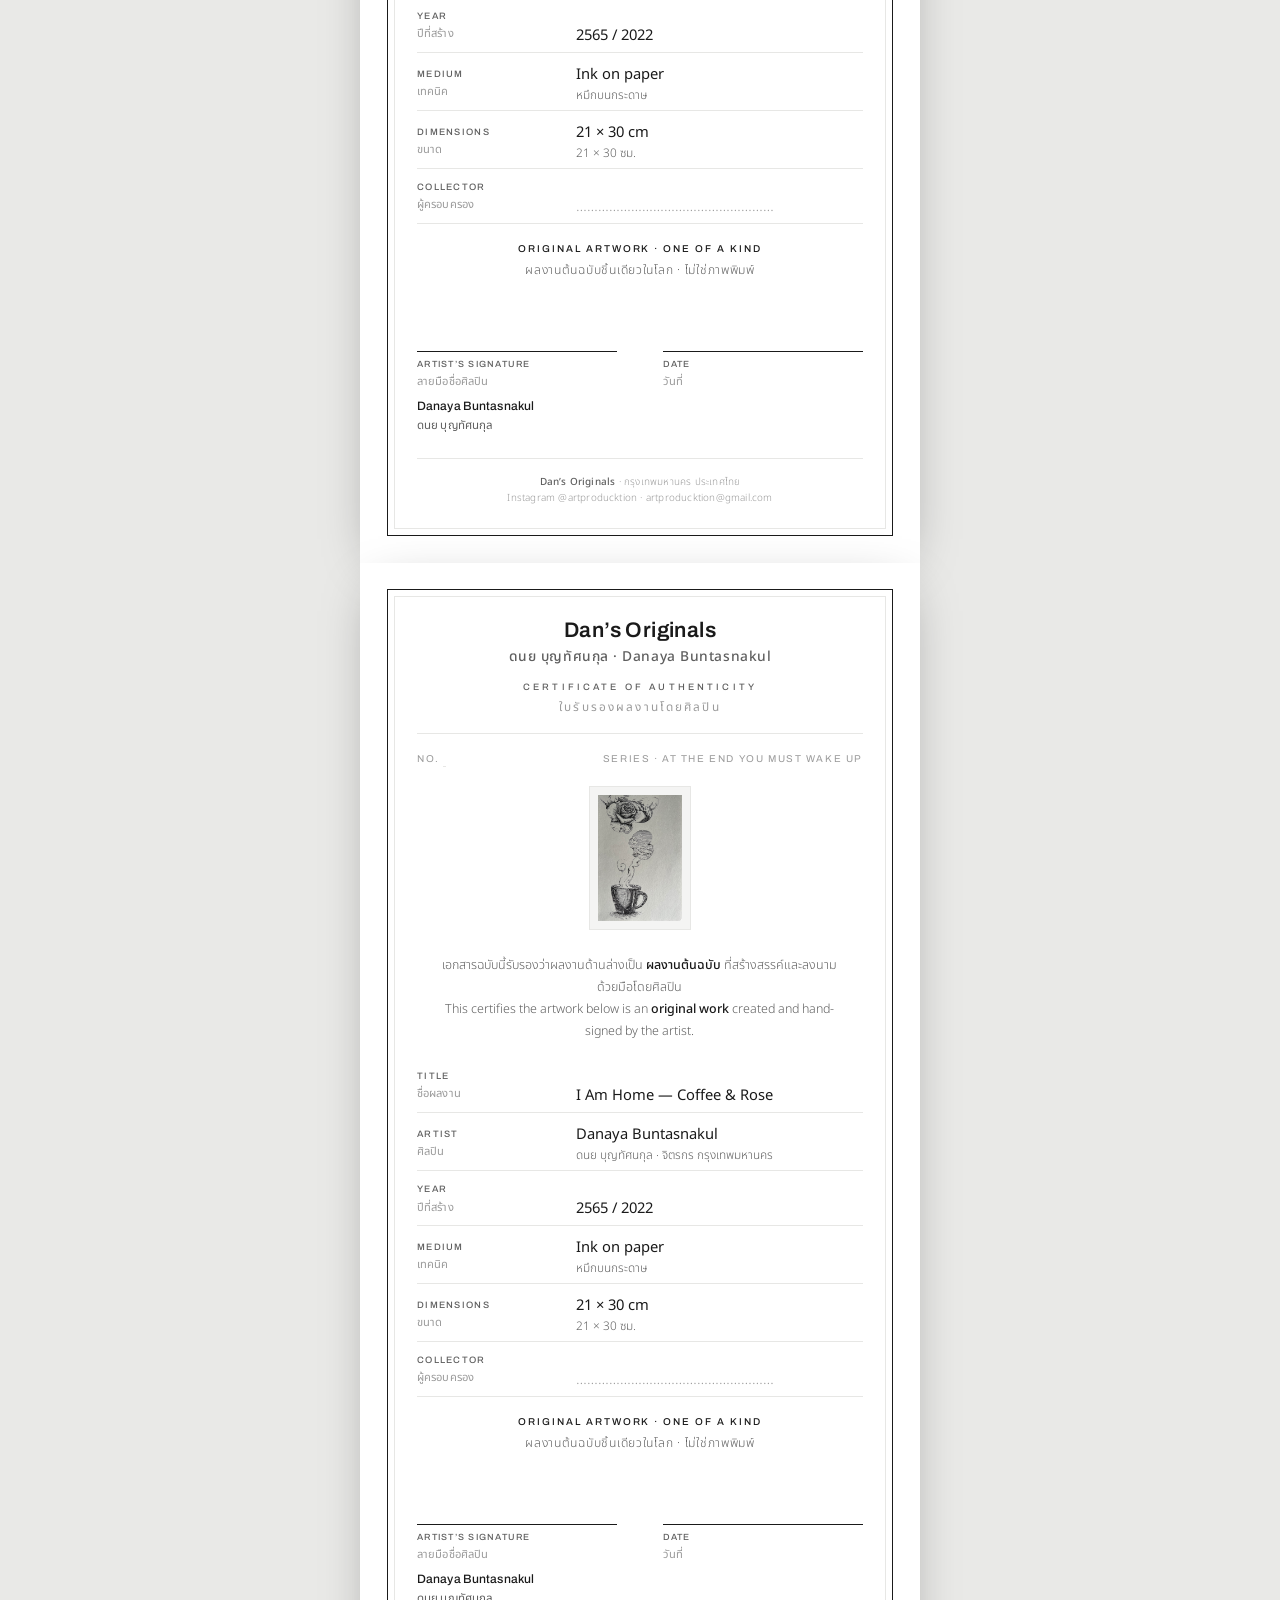
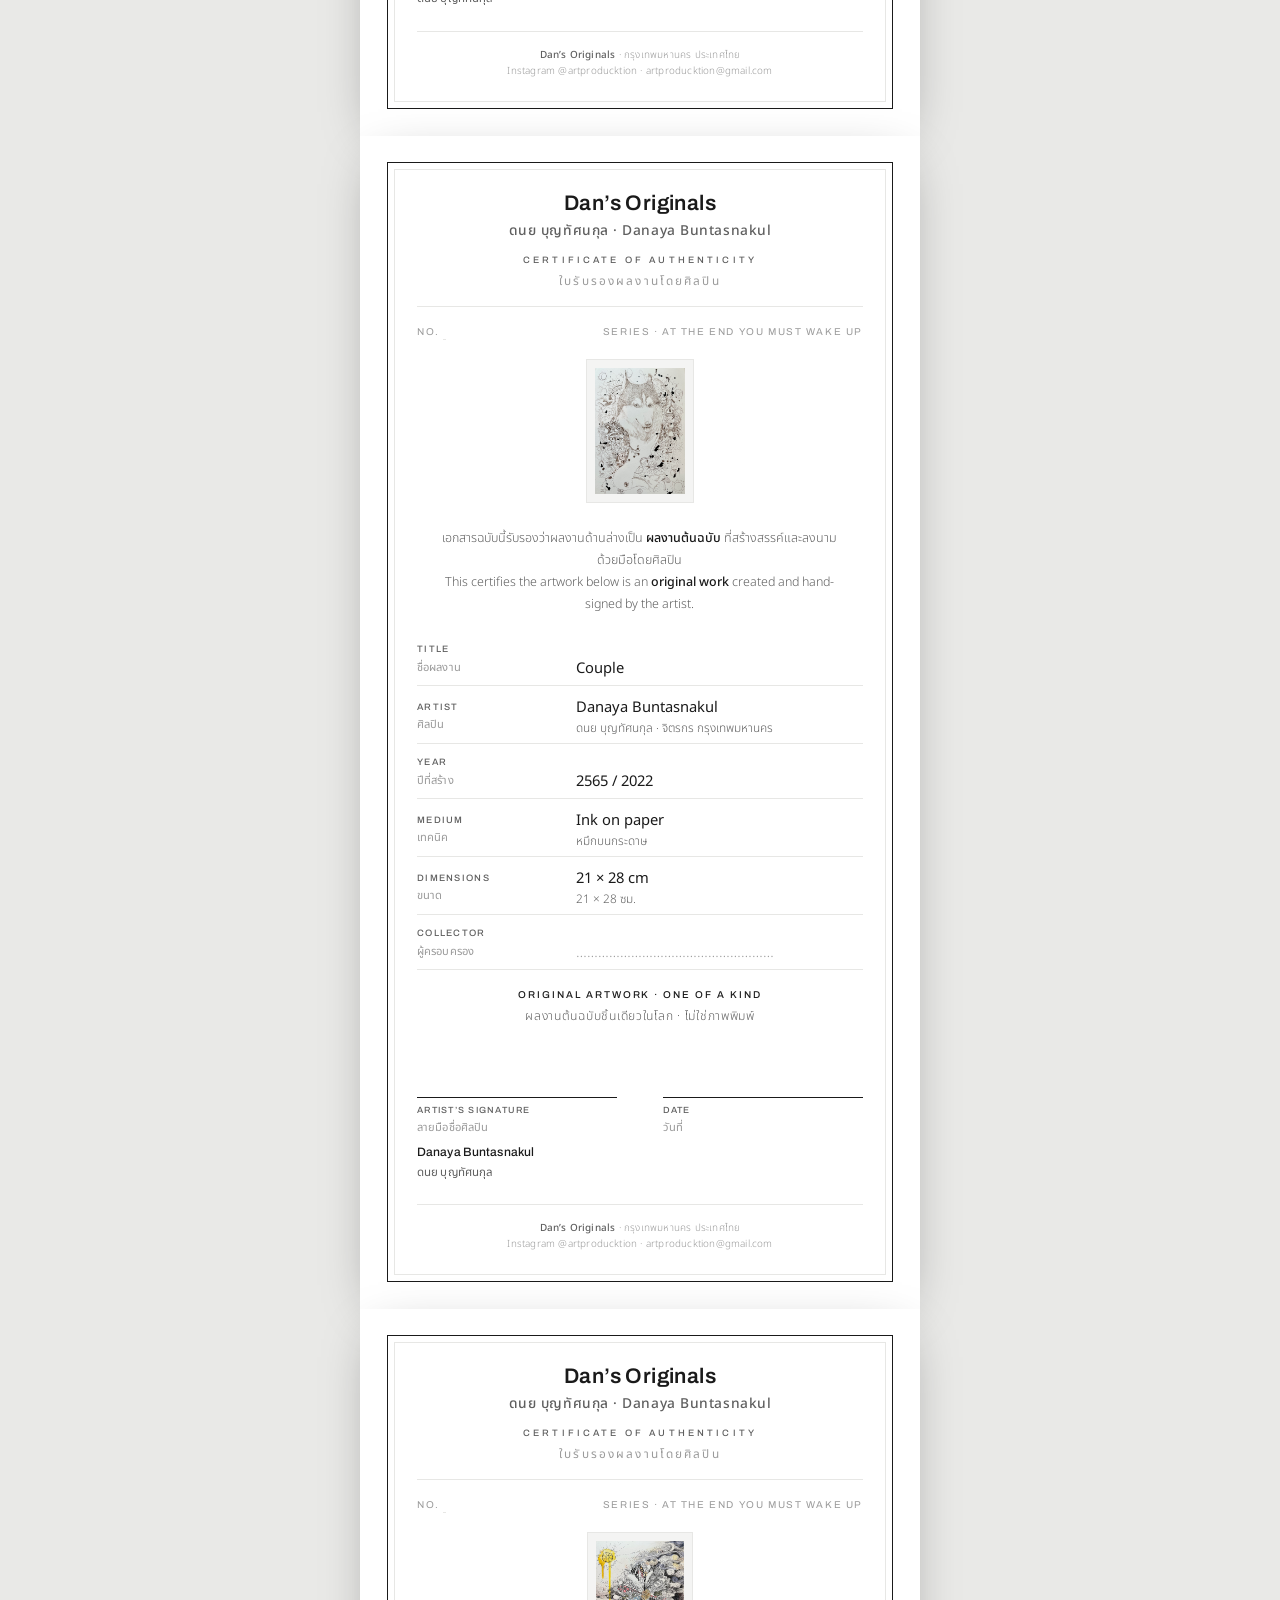
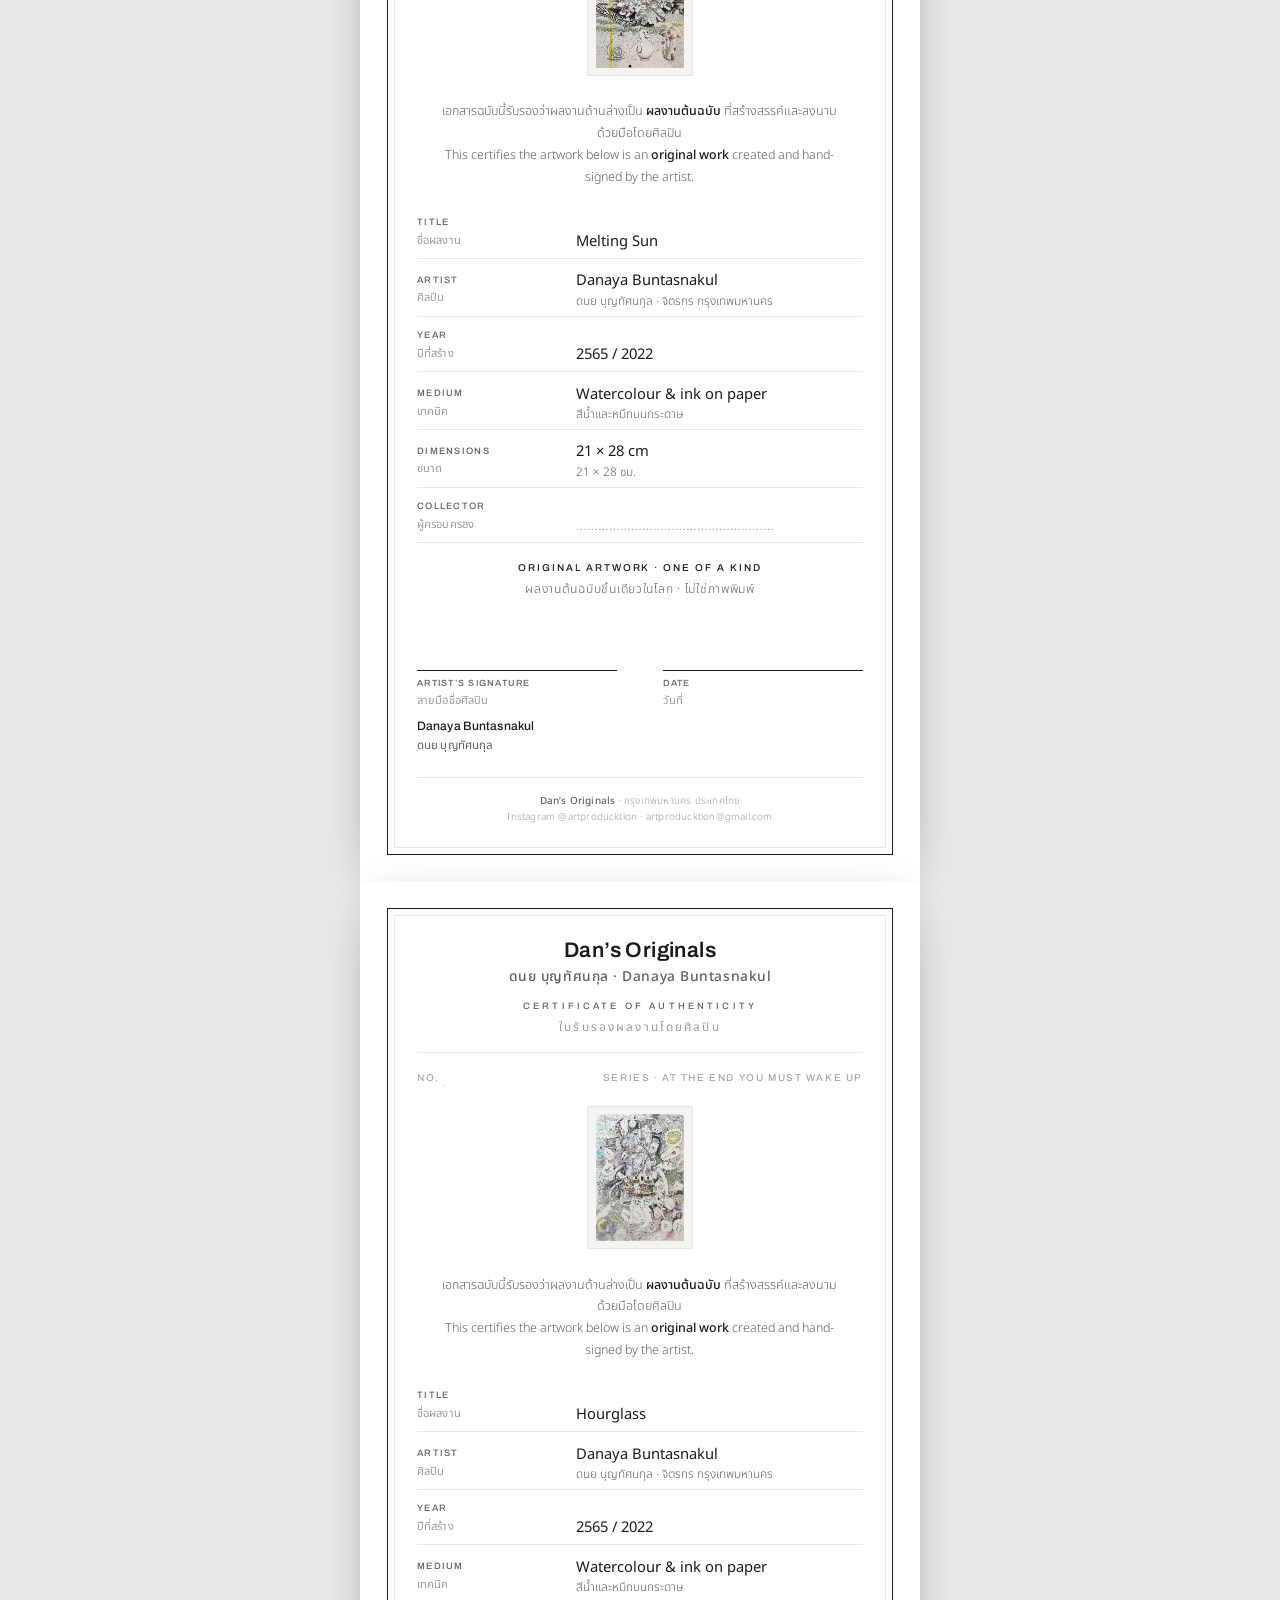
<file: coa.html>
<!DOCTYPE html>
<html lang="th">
<head>
<meta charset="UTF-8">
<meta name="viewport" content="width=device-width, initial-scale=1.0">
<title>Certificate of Authenticity · ใบรับรองความแท้ — Dan's Originals</title>
<link rel="preconnect" href="https://fonts.googleapis.com">
<link rel="preconnect" href="https://fonts.gstatic.com" crossorigin>
<link href="https://fonts.googleapis.com/css2?family=Archivo:wght@300;400;500;600&family=Noto+Sans+Thai:wght@200;300;400;500;600&display=swap" rel="stylesheet">
<style>
/* =========================================================
   Certificate of Authenticity — Dan's Originals
   white-cube / contemporary gallery · A5 portrait print-ready
   generate 1 ใบ/ผลงาน จาก array works (รูปย่อ + ข้อมูลอัตโนมัติ)
   ========================================================= */
:root{
  --paper:#ffffff; --paper2:#fafafa; --paper3:#f4f4f3;
  --ink:#1a1a1a; --soft:#5f5f5f; --faint:#9b9b9b; --line:#e7e7e5;
  --sans:'Noto Sans Thai','Archivo',-apple-system,'Helvetica Neue',sans-serif;
  --display:'Archivo','Noto Sans Thai',sans-serif;
}
*{box-sizing:border-box; margin:0; padding:0}
body{
  background:#e9e9e7; color:var(--ink);
  font-family:var(--sans); font-weight:400; line-height:1.65;
  -webkit-font-smoothing:antialiased;
  display:flex; flex-direction:column; align-items:center; gap:24px; padding:32px 16px 96px;
}

/* ---------- A5 sheet ---------- */
.sheet{
  width:148mm; min-height:210mm;
  background:var(--paper);
  padding:15mm 15mm;
  position:relative;
  box-shadow:0 12px 50px -18px rgba(0,0,0,.4);
  display:flex; flex-direction:column;
}
.frame{position:absolute; inset:7mm; border:1px solid var(--ink); pointer-events:none}
.frame::before{content:""; position:absolute; inset:1.6mm; border:1px solid var(--line)}
.inner{position:relative; z-index:1; display:flex; flex-direction:column; flex:1}

/* ---------- HEADER ---------- */
.head{text-align:center; padding-bottom:4mm; border-bottom:1px solid var(--line)}
.house{font-family:var(--display); font-weight:600; font-size:1.32rem; letter-spacing:.02em; line-height:1}
.house-th{font-weight:500; font-size:.86rem; color:var(--soft); letter-spacing:.04em; margin-top:6px}
.cert-label{font-family:var(--display); font-weight:500; font-size:.58rem; letter-spacing:.34em;
  text-transform:uppercase; color:var(--soft); margin-top:11px}
.cert-label-th{font-weight:400; font-size:.74rem; letter-spacing:.18em; color:var(--faint); margin-top:3px}

/* ---------- No. + series ---------- */
.refrow{display:flex; justify-content:space-between; align-items:baseline;
  margin-top:4.5mm; font-family:var(--display); font-weight:400;
  font-size:.62rem; letter-spacing:.16em; text-transform:uppercase; color:var(--faint)}
.refrow .val{color:var(--ink); border-bottom:1px solid var(--line);
  min-width:30mm; padding-bottom:2px; text-align:center; letter-spacing:.04em}

/* ---------- THUMBNAIL ---------- */
.thumb-wrap{text-align:center; margin-top:5mm}
.thumb{display:inline-block; max-height:38mm; max-width:80mm; width:auto;
  border:1px solid var(--line); padding:2mm; background:var(--paper3)}

/* ---------- ATTESTATION ---------- */
.attest{text-align:center; margin-top:4.5mm; font-size:.78rem; font-weight:300;
  color:var(--soft); line-height:1.75; max-width:110mm; margin-left:auto; margin-right:auto}
.attest b{color:var(--ink); font-weight:500}

/* ---------- DATA FIELDS ---------- */
.fields{margin-top:4mm}
.f{display:grid; grid-template-columns:36mm 1fr; gap:0 6mm; align-items:end;
  padding:3mm 0 1.6mm; border-bottom:1px solid var(--line)}
.f .k{font-family:var(--display); font-weight:500; font-size:.58rem; letter-spacing:.14em;
  text-transform:uppercase; color:var(--soft); padding-bottom:2px}
.f .k small{display:block; font-family:var(--sans); font-weight:400; font-size:.7rem;
  letter-spacing:.01em; text-transform:none; color:var(--faint); margin-top:1px}
.f .v{font-size:.92rem; font-weight:400; color:var(--ink); min-height:1.3em; line-height:1.45}
.f .v.ph{color:var(--faint); font-weight:300}
.f .v small{display:block; font-size:.74rem; color:var(--soft); font-weight:300; margin-top:1px}

/* one-of-a-kind */
.unique{text-align:center; margin-top:4.5mm; font-family:var(--display); font-weight:500;
  font-size:.62rem; letter-spacing:.2em; text-transform:uppercase; color:var(--ink)}
.unique span{display:block; font-family:var(--sans); font-weight:300; font-size:.76rem;
  letter-spacing:.06em; text-transform:none; color:var(--soft); margin-top:3px}

/* ---------- SIGNATURE ---------- */
.sig{margin-top:auto; padding-top:7mm; display:grid; grid-template-columns:1fr 1fr; gap:0 12mm}
.sig .slot{display:flex; flex-direction:column}
.sig .line{border-bottom:1px solid var(--ink); height:12mm; margin-bottom:5px}
.sig .cap{font-family:var(--display); font-weight:500; font-size:.56rem; letter-spacing:.14em;
  text-transform:uppercase; color:var(--soft)}
.sig .cap small{display:block; font-family:var(--sans); font-weight:400; font-size:.7rem;
  letter-spacing:.01em; text-transform:none; color:var(--faint); margin-top:1px}
.sig .artist-name{font-family:var(--display); font-weight:500; font-size:.76rem; color:var(--ink);
  margin-top:5px; letter-spacing:.01em}
.sig .artist-name small{display:block; font-weight:400; font-size:.72rem; color:var(--soft)}

/* ---------- FOOTER ---------- */
.foot{text-align:center; margin-top:6mm; padding-top:4mm; border-top:1px solid var(--line);
  font-size:.62rem; font-weight:300; color:var(--faint); letter-spacing:.02em; line-height:1.6}
.foot b{color:var(--soft); font-weight:500}

/* ---------- TOOLBAR (screen only) ---------- */
.toolbar{position:fixed; bottom:20px; left:50%; transform:translateX(-50%);
  background:var(--ink); color:#fff; display:flex; gap:18px; align-items:center;
  padding:12px 22px; font-size:.8rem; z-index:50; box-shadow:0 8px 30px -8px rgba(0,0,0,.5)}
.toolbar button{font-family:var(--display); font-weight:500; font-size:.74rem; letter-spacing:.1em;
  text-transform:uppercase; background:#fff; color:var(--ink); border:none; padding:9px 18px; cursor:pointer}
.toolbar span{font-weight:300; color:#cfcfcf}

/* =========================================================
   PRINT — A5 portrait, 1 ใบ/หน้า
   ========================================================= */
@page{ size:A5 portrait; margin:0; }
@media print{
  body{background:#fff; padding:0; gap:0; display:block}
  .toolbar{display:none}
  .sheet{width:148mm; height:210mm; min-height:210mm; box-shadow:none;
    padding:15mm 15mm; page-break-after:always}
  *{ -webkit-print-color-adjust:exact; print-color-adjust:exact; }
}
</style>
</head>
<body>

<div id="sheets"></div>

<!-- ===== TOOLBAR (ไม่ถูกพิมพ์) ===== -->
<div class="toolbar">
  <span>ตั้งค่าพิมพ์: A5 · ขอบ None · Background graphics เปิด · เลือกพิมพ์เฉพาะหน้าที่ขาย</span>
  <button onclick="window.print()">พิมพ์ / Print</button>
</div>

<script>
/* =========================================================
   COA — แม่แบบใบรับรองผลงานโดยศิลปิน (เก็บไว้ใช้ซ้ำกับชุดใหม่ได้)
   ▶ ใช้กับชุดผลงานใหม่:
     (1) เปลี่ยน SERIES_NAME เป็นชื่อชุดใหม่
     (2) แทนรายการใน array works (img / title / meta) ด้วยงานชุดใหม่
   ระบบจะ generate ใบรับรอง 1 ใบ/ผลงาน ให้อัตโนมัติ
   ========================================================= */
const SERIES_NAME = 'At The End You Must Wake Up';

/* รายการผลงาน — ชุดเดียวกับ series-at-the-end.html (Dan แก้ที่เดียวให้ตรงกัน) */
const works = [
  {img:'images/02-house-of-dream.jpg',      title:'House of Dream',          meta:'2565 · สีน้ำและหมึกบนกระดาษ · 21 × 28 ซม.'},
  {img:'images/03-just-two-of-us.jpg',      title:'Just Two of Us',          meta:'2565 · หมึกบนกระดาษ · 21 × 28 ซม.'},
  {img:'images/04-our-song.jpg',            title:'Our Song',                meta:'2565 · สีน้ำและหมึกบนกระดาษ · 21 × 28 ซม.'},
  {img:'images/05-song-of-sun-and-moon.jpg',title:'Song of Sun and Moon',    meta:'2565 · สีน้ำและหมึกบนกระดาษ · 21 × 28 ซม.'},
  {img:'images/06-love-and-peace.jpg',      title:'Love and Peace',          meta:'2565 · สีน้ำและหมึกบนกระดาษ · 21 × 28 ซม.'},
  {img:'images/07-we-meet-in-the-sky.jpg',  title:'We Meet in the Sky',      meta:'2565 · หมึกบนกระดาษ · 21 × 28 ซม.'},
  {img:'images/08-sun-and-moon.jpg',        title:'Sun and Moon',            meta:'2565 · หมึกบนกระดาษ · 28 × 21 ซม.'},
  {img:'images/09-missing-you.jpg',         title:'Missing You',             meta:'2565 · สีน้ำและหมึกบนกระดาษ · 28 × 42 ซม.'},
  {img:'images/10-stone-bridge.jpg',        title:'I Am Home — Bridge',      meta:'2565 · หมึกบนกระดาษ · 21 × 30 ซม.'},
  {img:'images/11-moka-moon.jpg',           title:'I Am Home — Moka',        meta:'2565 · หมึกบนกระดาษ · 21 × 30 ซม.'},
  {img:'images/12-coffee-rose.jpg',         title:'I Am Home — Coffee & Rose',meta:'2565 · หมึกบนกระดาษ · 21 × 30 ซม.'},
  {img:'images/13-couple-husky.jpg',        title:'Couple',                  meta:'2565 · หมึกบนกระดาษ · 21 × 28 ซม.'},
  {img:'images/16-melting-sun.jpg',         title:'Melting Sun',             meta:'2565 · สีน้ำและหมึกบนกระดาษ · 21 × 28 ซม.'},
  {img:'images/18-hourglass.jpg',           title:'Hourglass',               meta:'2565 · สีน้ำและหมึกบนกระดาษ · 21 × 28 ซม.'},
  {img:'images/17-before-wake-up.jpg',      title:'Before Wake Up',          meta:'2565 · สีน้ำและหมึกบนกระดาษ · 50 × 60 ซม.'},
];

const mediumEN = th => th.includes('สีน้ำ') ? 'Watercolour & ink on paper' : 'Ink on paper';
const box = document.getElementById('sheets');

works.forEach(w => {
  const parts  = w.meta.split(' · ');
  const yearTH = parts[0];                              // 2565
  const medTH  = parts[1];                              // สีน้ำและหมึกบนกระดาษ
  const sizeTH = parts[2] || '';                        // 21 × 28 ซม.
  const yearEN = (parseInt(yearTH,10) - 543);           // 2022
  const sizeEN = sizeTH.replace('ซม.','cm').replace('ซม','cm').trim();

  const sheet = document.createElement('div');
  sheet.className = 'sheet';
  sheet.innerHTML =
    '<div class="frame"></div>' +
    '<div class="inner">' +
      '<header class="head">' +
        '<div class="house">Dan&rsquo;s Originals</div>' +
        '<div class="house-th">ดนย บุญทัศนกุล · Danaya Buntasnakul</div>' +
        '<div class="cert-label">Certificate of Authenticity</div>' +
        '<div class="cert-label-th">ใบรับรองผลงานโดยศิลปิน</div>' +
      '</header>' +
      '<div class="refrow"><div>No. <span class="val">&nbsp;</span></div>' +
        '<div>Series · '+SERIES_NAME+'</div></div>' +
      '<div class="thumb-wrap"><img class="thumb" src="'+w.img+'" alt="'+w.title+'"></div>' +
      '<p class="attest">เอกสารฉบับนี้รับรองว่าผลงานด้านล่างเป็น<b> ผลงานต้นฉบับ </b>ที่สร้างสรรค์และลงนามด้วยมือโดยศิลปิน<br>' +
        'This certifies the artwork below is an <b>original work</b> created and hand-signed by the artist.</p>' +
      '<div class="fields">' +
        '<div class="f"><div class="k">Title <small>ชื่อผลงาน</small></div><div class="v">'+w.title+'</div></div>' +
        '<div class="f"><div class="k">Artist <small>ศิลปิน</small></div><div class="v">Danaya Buntasnakul<small>ดนย บุญทัศนกุล · จิตรกร กรุงเทพมหานคร</small></div></div>' +
        '<div class="f"><div class="k">Year <small>ปีที่สร้าง</small></div><div class="v">'+yearTH+' / '+yearEN+'</div></div>' +
        '<div class="f"><div class="k">Medium <small>เทคนิค</small></div><div class="v">'+mediumEN(medTH)+'<small>'+medTH+'</small></div></div>' +
        '<div class="f"><div class="k">Dimensions <small>ขนาด</small></div><div class="v">'+sizeEN+'<small>'+sizeTH+'</small></div></div>' +
        '<div class="f"><div class="k">Collector <small>ผู้ครอบครอง</small></div><div class="v ph">………………………………………………</div></div>' +
      '</div>' +
      '<div class="unique">Original artwork · One of a kind' +
        '<span>ผลงานต้นฉบับชิ้นเดียวในโลก · ไม่ใช่ภาพพิมพ์</span></div>' +
      '<div class="sig">' +
        '<div class="slot"><div class="line"></div><div class="cap">Artist&rsquo;s signature <small>ลายมือชื่อศิลปิน</small></div>' +
          '<div class="artist-name">Danaya Buntasnakul<small>ดนย บุญทัศนกุล</small></div></div>' +
        '<div class="slot"><div class="line"></div><div class="cap">Date <small>วันที่</small></div></div>' +
      '</div>' +
      '<footer class="foot"><b>Dan&rsquo;s Originals</b> · กรุงเทพมหานคร ประเทศไทย<br>' +
        'Instagram @artproducktion · artproducktion@gmail.com</footer>' +
    '</div>';
  box.appendChild(sheet);
});
</script>

</body>
</html>
</file>
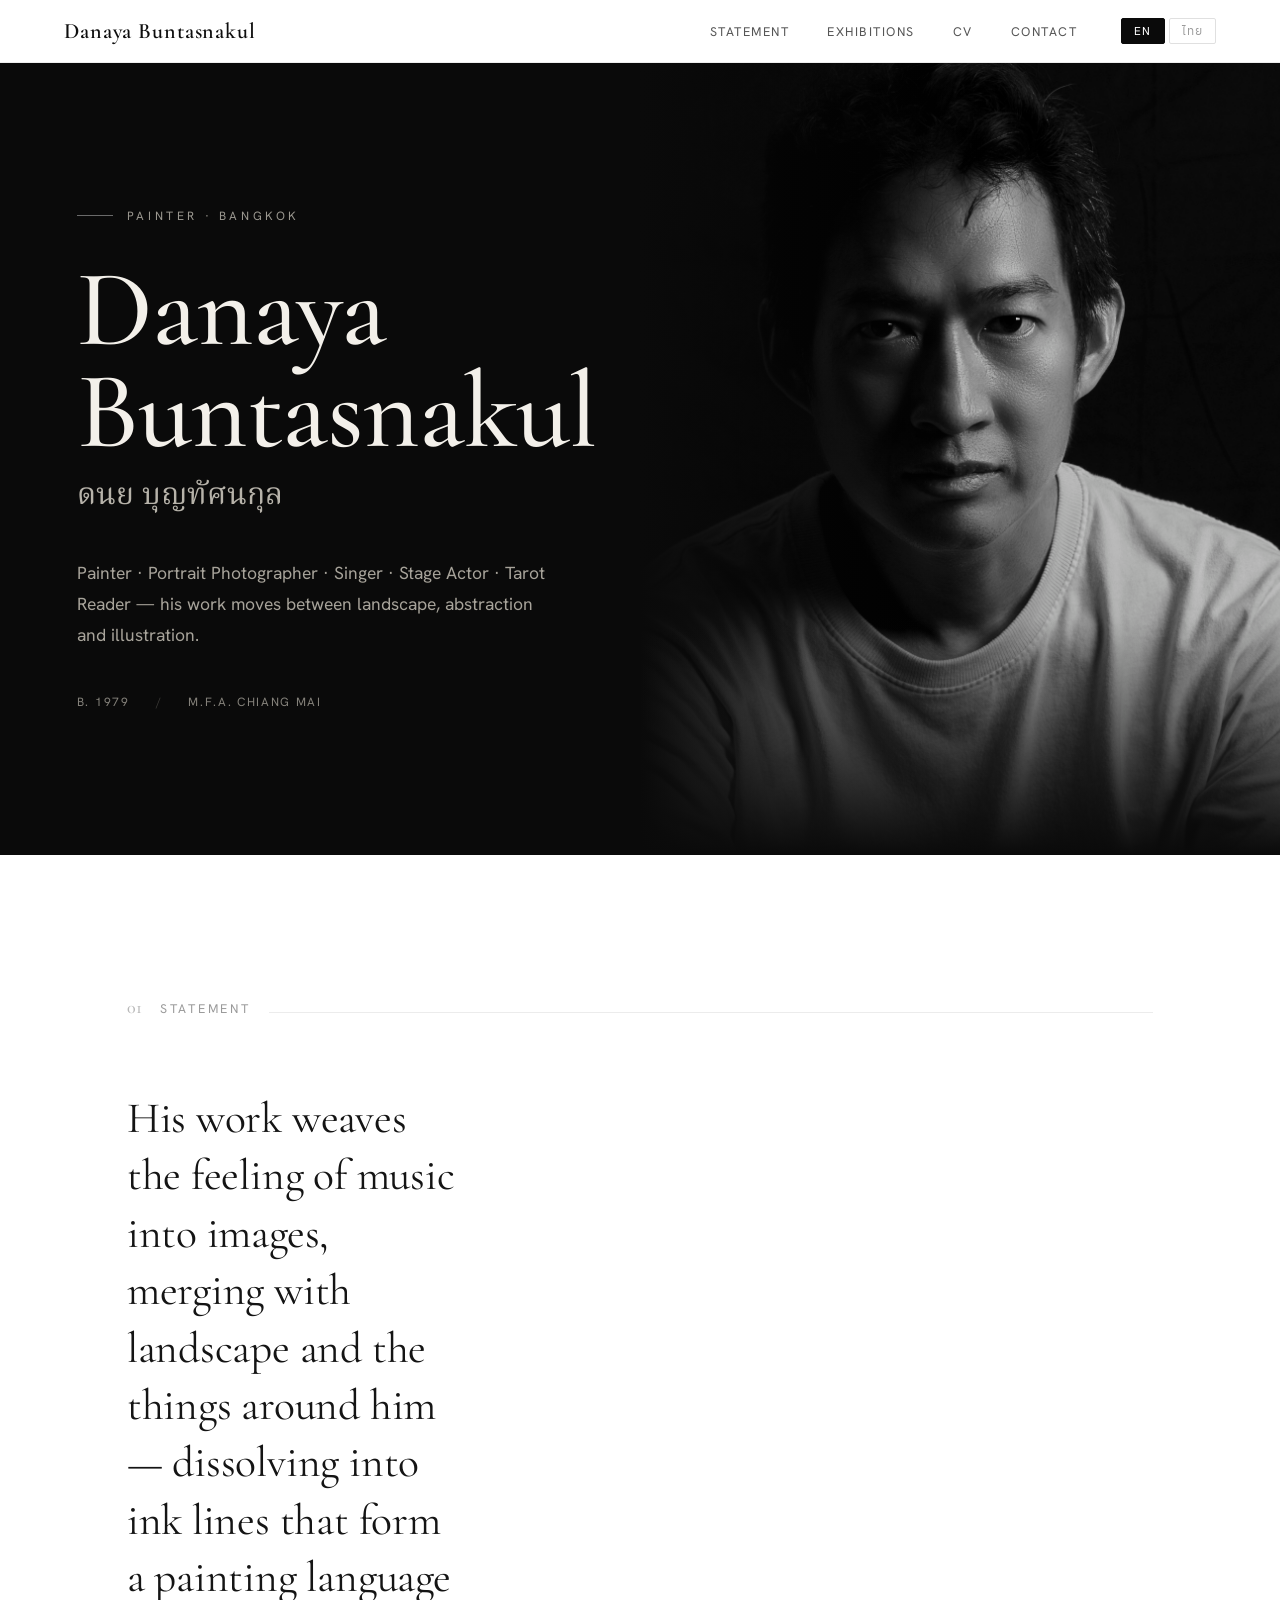
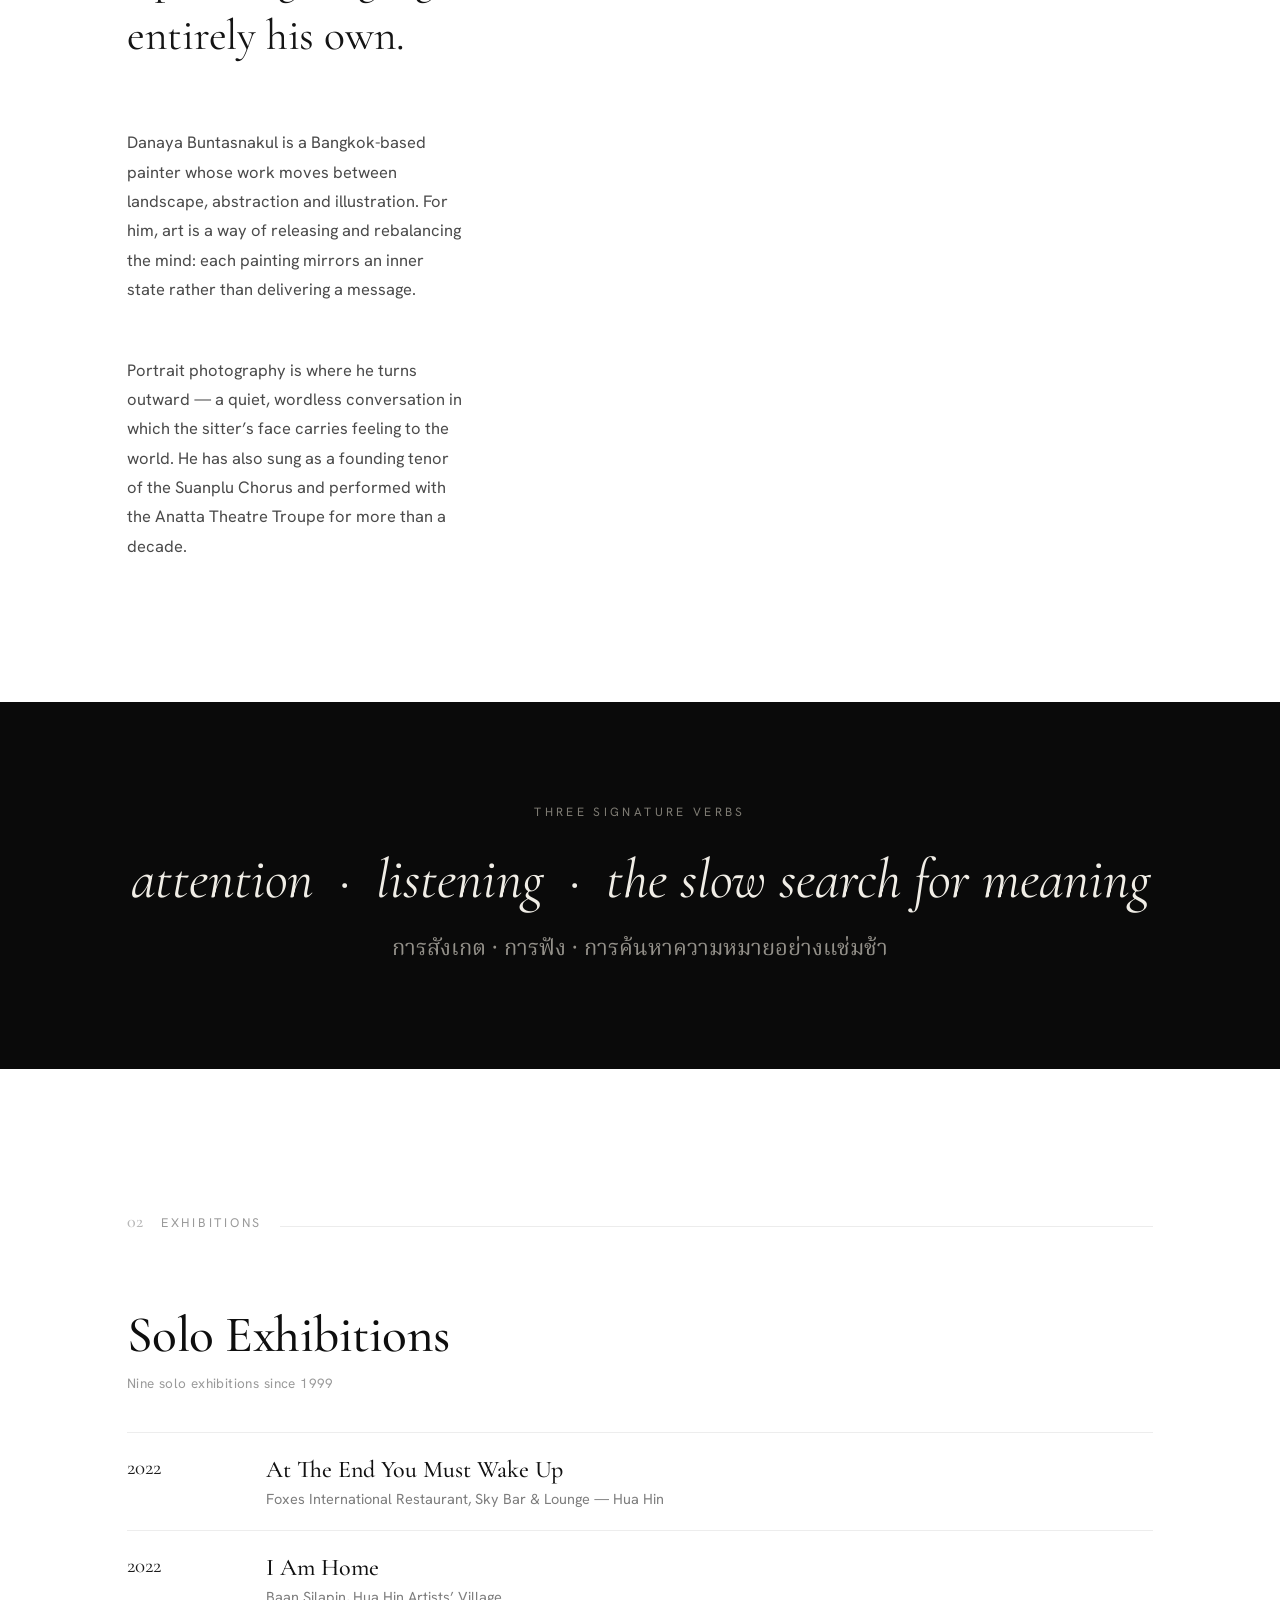
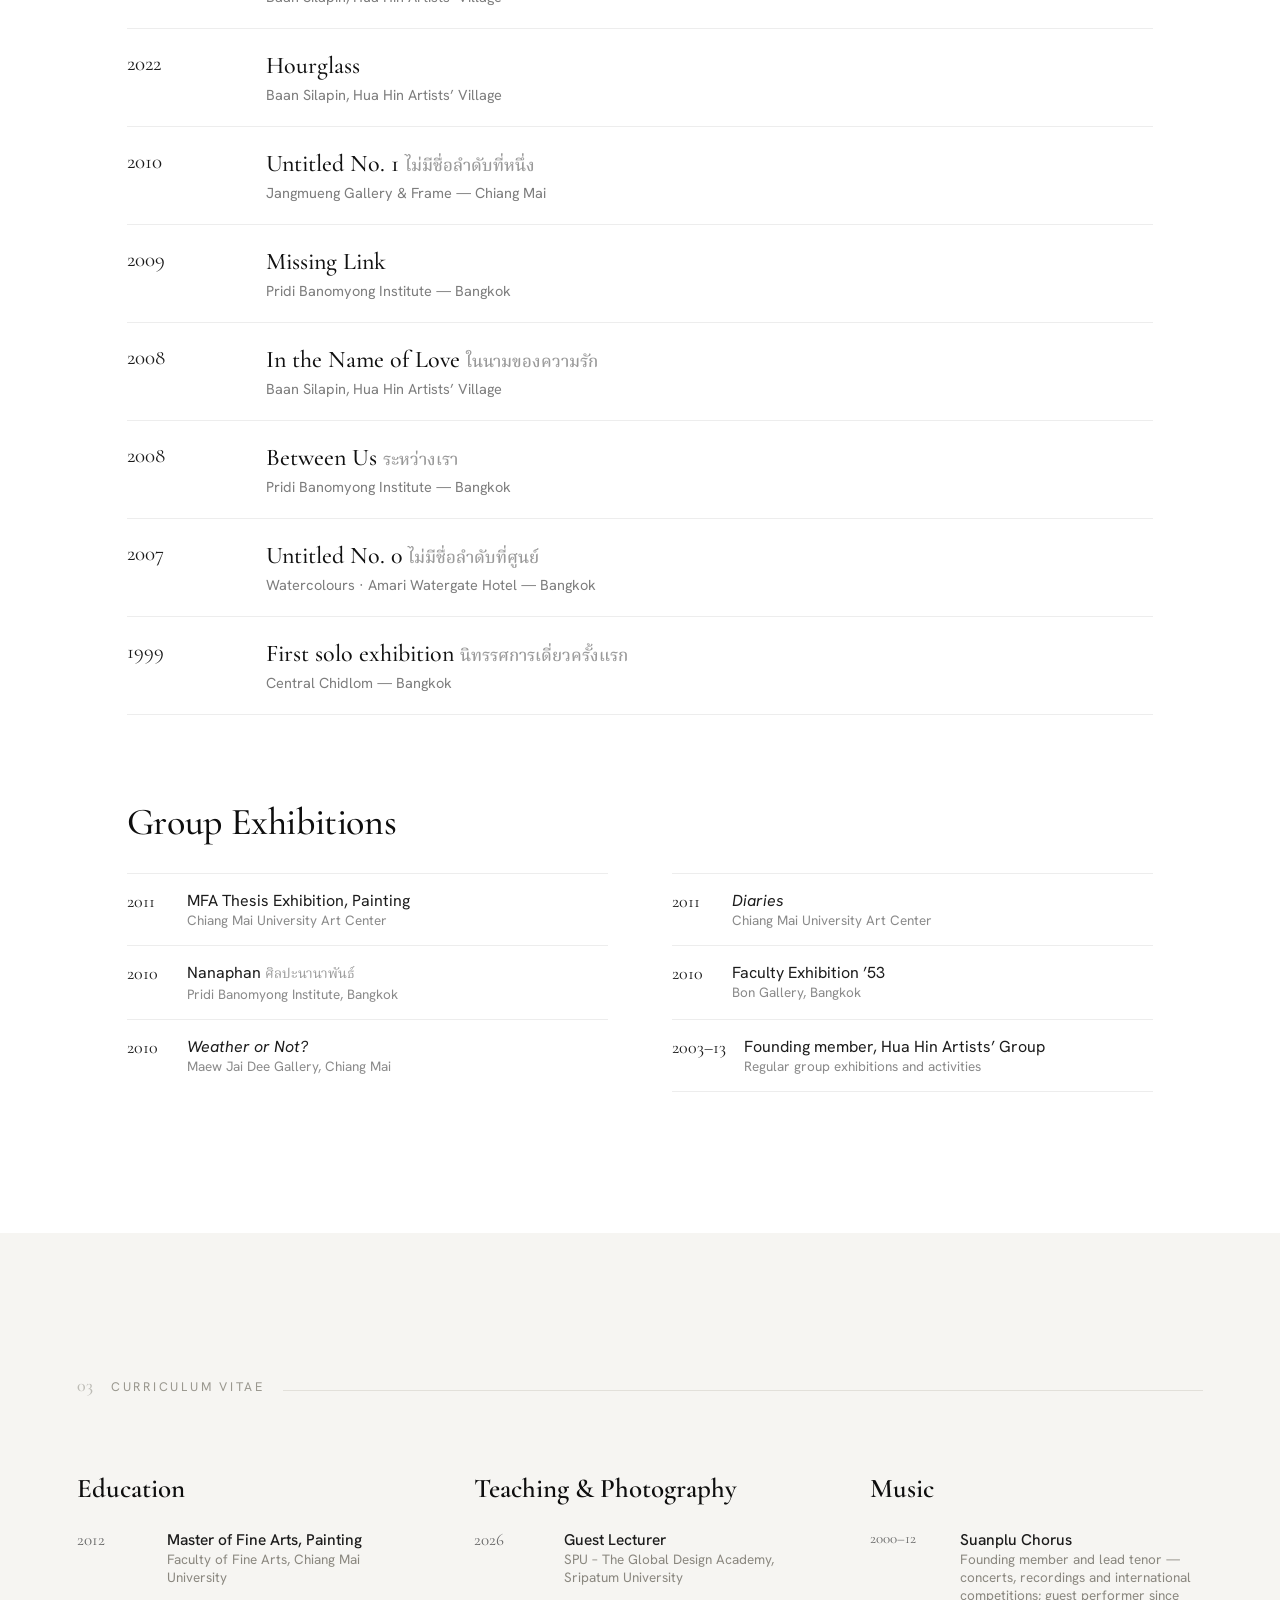
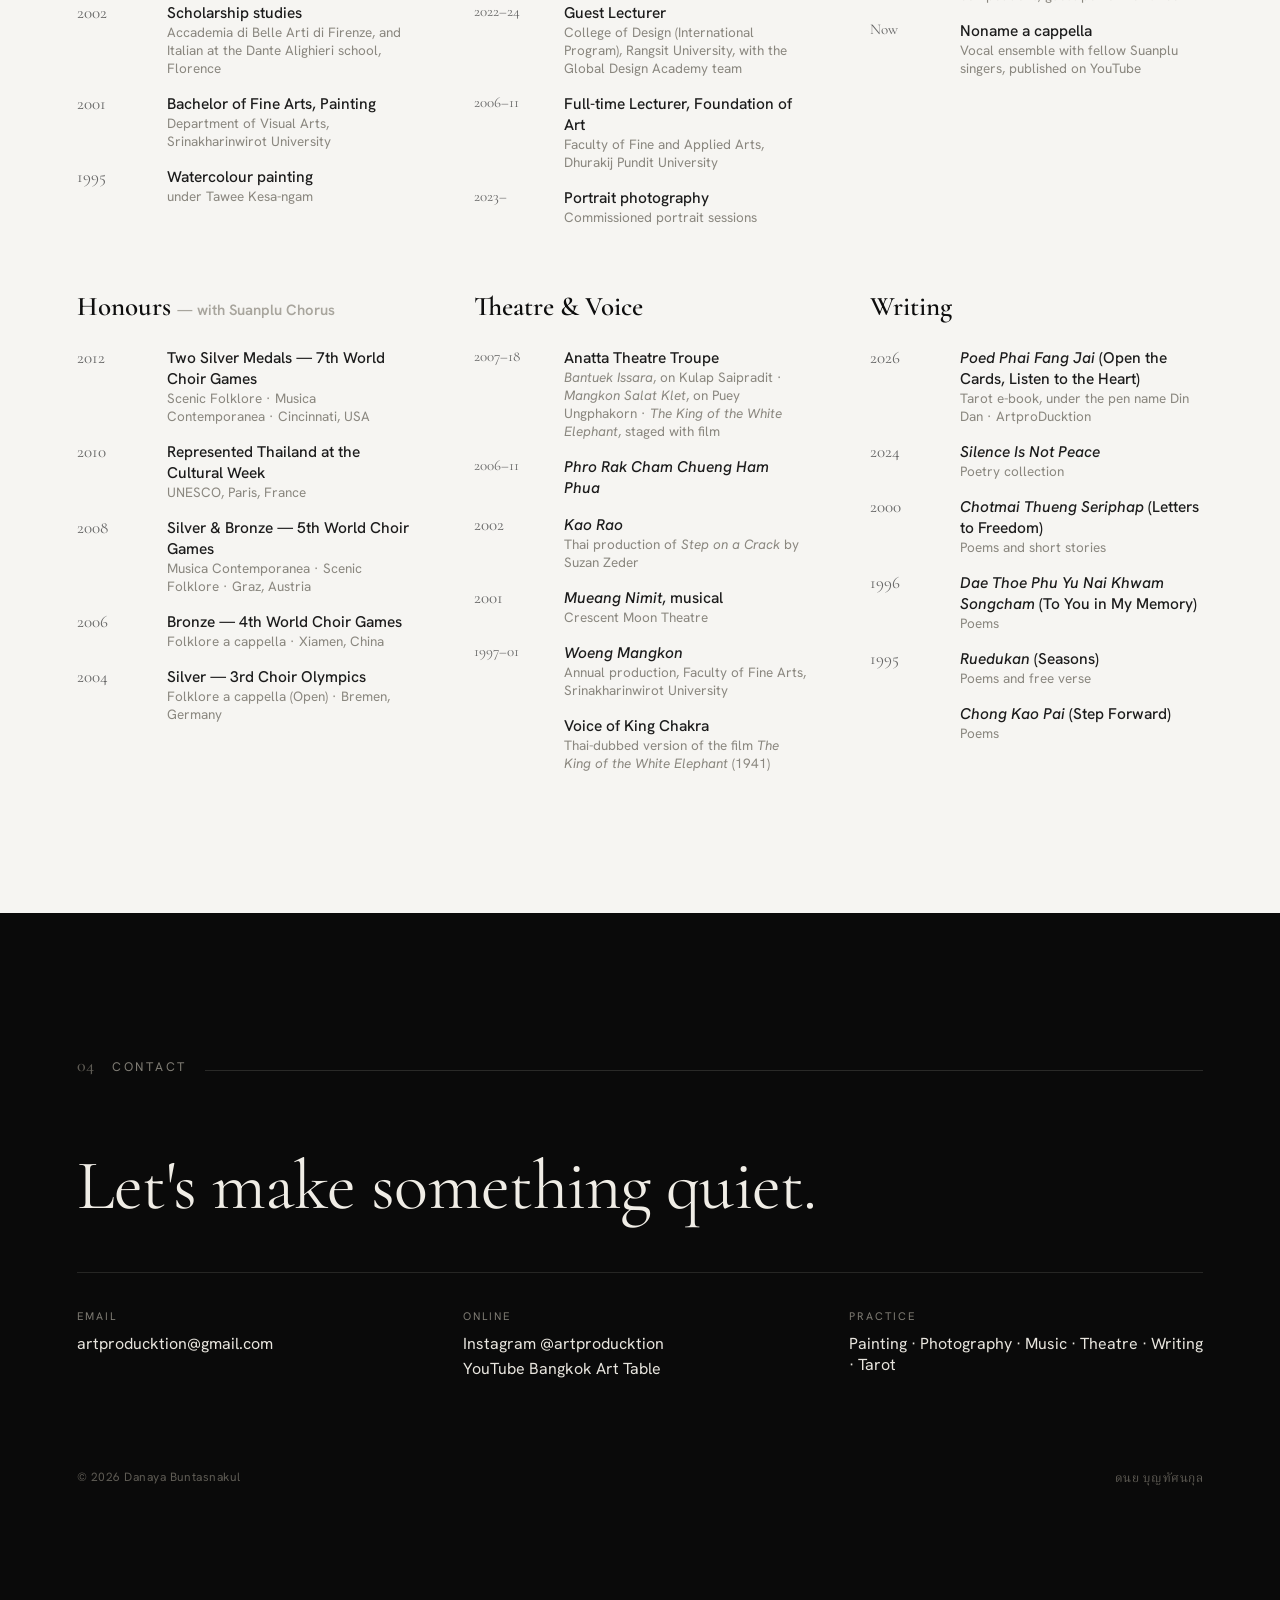
<file: cv.html>
<!DOCTYPE html>
<html lang="en" data-lang="en">
<head>
<meta charset="utf-8">
<meta name="viewport" content="width=device-width, initial-scale=1">
<title>Danaya Buntasnakul — Artist CV · ดนย บุญทัศนกุล</title>
<meta name="description" content="Curriculum vitae of Danaya Buntasnakul (ดนย บุญทัศนกุล) — Bangkok-based painter. Landscape, abstraction and illustration. M.F.A. Chiang Mai University.">
<link rel="icon" href="data:image/svg+xml,<svg xmlns=%22http://www.w3.org/2000/svg%22 viewBox=%220 0 100 100%22><text y=%22.9em%22 font-size=%2290%22>☾</text></svg>">
<meta property="og:type" content="profile">
<meta property="og:title" content="Danaya Buntasnakul — Artist CV">
<meta property="og:description" content="Bangkok-based painter. Landscape, abstraction and illustration.">
<meta property="og:url" content="https://danayabuntasnakul-ops.github.io/portfolio/cv.html">
<meta name="twitter:card" content="summary_large_image">
<link rel="preconnect" href="https://fonts.googleapis.com">
<link rel="preconnect" href="https://fonts.gstatic.com" crossorigin>
<link href="https://fonts.googleapis.com/css2?family=Cormorant+Garamond:ital,wght@0,400;0,500;0,600;1,400;1,500&family=Hanken+Grotesk:wght@400;500;600&family=Noto+Serif+Thai:wght@400;500;600&family=IBM+Plex+Sans+Thai:wght@400;500&display=swap" rel="stylesheet">
<style>
  *{box-sizing:border-box;margin:0;padding:0}
  html{scroll-behavior:smooth}
  body{background:#ffffff;-webkit-font-smoothing:antialiased;text-rendering:optimizeLegibility}
  ::selection{background:#0a0a0a;color:#fff}
  @keyframes riseIn{from{transform:translateY(16px)}to{transform:translateY(0)}}
  /* nav + email hover (vanilla replacement for dc style-hover) */
  nav a.navlink{opacity:.7;transition:opacity .2s ease}
  nav a.navlink:hover{opacity:1}
  a.maillink{transition:color .2s ease}
  a.maillink:hover{color:#fff !important}
  /* language visibility */
  [data-lang-block]{display:none}
  html[data-lang="en"] [data-lang-block="en"]{display:block}
  html[data-lang="th"] [data-lang-block="th"]{display:block}
</style>
</head>
<body>

<div style="background:#ffffff;color:#0e0e0e;font-family:'Hanken Grotesk','IBM Plex Sans Thai',sans-serif;overflow-x:hidden">

  <!-- NAV -->
  <nav style="position:sticky;top:0;z-index:50;display:flex;align-items:center;justify-content:space-between;gap:18px;padding:18px clamp(24px,5vw,64px);background:rgba(255,255,255,0.85);backdrop-filter:blur(12px);border-bottom:1px solid #ededed;flex-wrap:wrap">
    <a href="#top" style="text-decoration:none;color:#0e0e0e;font-family:'Cormorant Garamond','Noto Serif Thai',serif;font-size:22px;font-weight:600;letter-spacing:0.04em">Danaya&nbsp;Buntasnakul</a>
    <div style="display:flex;gap:clamp(16px,3vw,38px);align-items:center;flex-wrap:wrap">
      <a href="#statement" class="navlink" data-i18n="navStatement" style="text-decoration:none;color:#0e0e0e;font-size:12.5px;letter-spacing:0.12em;text-transform:uppercase"></a>
      <a href="#exhibitions" class="navlink" data-i18n="navExhibitions" style="text-decoration:none;color:#0e0e0e;font-size:12.5px;letter-spacing:0.12em;text-transform:uppercase"></a>
      <a href="#cv" class="navlink" data-i18n="navCv" style="text-decoration:none;color:#0e0e0e;font-size:12.5px;letter-spacing:0.12em;text-transform:uppercase"></a>
      <a href="#contact" class="navlink" data-i18n="navContact" style="text-decoration:none;color:#0e0e0e;font-size:12.5px;letter-spacing:0.12em;text-transform:uppercase"></a>
      <div style="display:flex;gap:4px;margin-left:6px">
        <button id="btn-en" onclick="setLang('en')" style="cursor:pointer;border:1px solid #e0e0e0;background:transparent;color:#9a9a9a;padding:6px 12px;font-family:'Hanken Grotesk','IBM Plex Sans Thai',sans-serif;font-size:11.5px;letter-spacing:0.1em;text-transform:uppercase;border-radius:2px;line-height:1;transition:all .2s ease">EN</button>
        <button id="btn-th" onclick="setLang('th')" style="cursor:pointer;border:1px solid #e0e0e0;background:transparent;color:#9a9a9a;padding:6px 12px;font-family:'Hanken Grotesk','IBM Plex Sans Thai',sans-serif;font-size:11.5px;letter-spacing:0.1em;text-transform:uppercase;border-radius:2px;line-height:1;transition:all .2s ease">ไทย</button>
      </div>
    </div>
  </nav>

  <!-- HERO -->
  <header id="top" style="position:relative;background:#0a0a0a;color:#f3f0ea;min-height:88vh;display:grid;grid-template-columns:repeat(auto-fit,minmax(360px,1fr));align-items:stretch">
    <div style="display:flex;flex-direction:column;justify-content:center;padding:clamp(48px,7vw,110px) clamp(28px,6vw,80px);order:1">
      <div style="display:flex;align-items:center;gap:14px;margin-bottom:34px;animation:riseIn 0.9s ease both">
        <span style="width:36px;height:1px;background:#6a6a6a"></span>
        <span data-i18n="heroEyebrow" style="font-size:12px;letter-spacing:0.3em;text-transform:uppercase;color:#9a978f"></span>
      </div>
      <h1 style="font-family:'Cormorant Garamond','Noto Serif Thai',serif;font-weight:500;font-size:clamp(52px,8.5vw,118px);line-height:0.94;letter-spacing:-0.01em;margin-bottom:10px;animation:riseIn 1s ease 0.05s both">Danaya<br>Buntasnakul</h1>
      <p style="font-family:'Noto Serif Thai',serif;font-size:clamp(20px,2.4vw,30px);color:#b7b3aa;font-weight:400;margin-bottom:38px;animation:riseIn 1s ease 0.12s both">ดนย บุญทัศนกุล</p>
      <p data-i18n="heroIntro" style="max-width:30em;font-size:clamp(15px,1.5vw,17.5px);line-height:1.75;color:#a7a39a;animation:riseIn 1s ease 0.2s both"></p>
      <div style="display:flex;gap:26px;margin-top:44px;font-size:12px;letter-spacing:0.14em;text-transform:uppercase;color:#84817a;animation:riseIn 1s ease 0.28s both">
        <span data-i18n="heroMeta1"></span><span style="opacity:0.4">/</span><span data-i18n="heroMeta2"></span>
      </div>
    </div>
    <div style="position:relative;min-height:48vh;order:2;overflow:hidden">
      <img src="images/portrait-hero.jpg" alt="Danaya Buntasnakul" style="width:100%;height:100%;object-fit:cover;object-position:center 28%;display:block">
      <div style="position:absolute;inset:0;background:linear-gradient(90deg,#0a0a0a 0%,rgba(10,10,10,0.35) 22%,rgba(10,10,10,0) 55%);pointer-events:none"></div>
      <div style="position:absolute;inset:0;background:linear-gradient(0deg,#0a0a0a 0%,rgba(10,10,10,0) 30%);pointer-events:none"></div>
    </div>
  </header>

  <!-- STATEMENT -->
  <section id="statement" style="padding:clamp(80px,11vw,150px) clamp(28px,6vw,80px);max-width:1180px;margin:0 auto">
    <div style="display:flex;align-items:baseline;gap:18px;margin-bottom:clamp(40px,6vw,72px)">
      <span style="font-family:'Cormorant Garamond',serif;font-size:18px;color:#b8b8b8;font-weight:500">01</span>
      <span data-i18n="labStatement" style="font-size:12.5px;letter-spacing:0.22em;text-transform:uppercase;color:#9a9a9a"></span>
      <div style="flex:1;height:1px;background:#ececec"></div>
    </div>

    <div data-lang-block="en">
      <div style="max-width:21em">
        <p style="font-family:'Cormorant Garamond',serif;font-size:clamp(26px,3.4vw,46px);line-height:1.32;font-weight:400;color:#141414;letter-spacing:-0.005em;margin-bottom:1.1em">His work weaves the feeling of music into images, merging with landscape and the things around him — dissolving into ink lines that form a painting language entirely his own.</p>
        <div style="display:grid;grid-template-columns:repeat(auto-fit,minmax(280px,1fr));gap:clamp(28px,4vw,56px);margin-top:clamp(36px,5vw,64px)">
          <p style="font-size:16.5px;line-height:1.78;color:#4a4a4a">Danaya Buntasnakul is a Bangkok-based painter whose work moves between landscape, abstraction and illustration. For him, art is a way of releasing and rebalancing the mind: each painting mirrors an inner state rather than delivering a message.</p>
          <p style="font-size:16.5px;line-height:1.78;color:#4a4a4a">Portrait photography is where he turns outward — a quiet, wordless conversation in which the sitter’s face carries feeling to the world. He has also sung as a founding tenor of the Suanplu Chorus and performed with the Anatta Theatre Troupe for more than a decade.</p>
        </div>
      </div>
    </div>

    <div data-lang-block="th">
      <div style="max-width:24em;font-family:'Noto Serif Thai',serif">
        <p style="font-size:clamp(23px,3vw,38px);line-height:1.62;font-weight:400;color:#141414;margin-bottom:1.1em">งานของเขาถักทอความรู้สึกจากเสียงเพลงสร้างเป็นภาพ ผสานกับภูมิทัศน์และสิ่งต่าง ๆ รอบตัว ละลายไปในเส้นหมึก เกิดเป็นภาษาจิตรกรรมที่เฉพาะตัวอย่างยิ่ง</p>
        <div style="display:grid;grid-template-columns:repeat(auto-fit,minmax(280px,1fr));gap:clamp(28px,4vw,56px);margin-top:clamp(36px,5vw,64px)">
          <p style="font-size:17px;line-height:1.95;color:#4a4a4a">ดนย บุญทัศนกุล จิตรกรที่อาศัยและทำงานในกรุงเทพฯ งานของเขาเคลื่อนไหวระหว่างภูมิทัศน์ นามธรรม และภาพประกอบ ศิลปะสำหรับเขาคือการระบายออกเพื่อให้ใจกลับมาสมดุล ภาพแต่ละชิ้นสะท้อนภาวะจิตใจของตนเอง มากกว่าจะมุ่งส่งสารถึงใคร</p>
          <p style="font-size:17px;line-height:1.95;color:#4a4a4a">ส่วนการถ่ายภาพบุคคลคือการหันออกไปสื่อสารกับคนตรงหน้าอย่างเงียบงัน ไร้ถ้อยคำ ยืมใบหน้าและท่าทางของแบบเป็นตัวกลางส่งความรู้สึกออกสู่โลก นอกจากนี้เขายังเป็นนักร้องเสียงเทเนอร์รุ่นก่อตั้งของคณะนักร้องประสานเสียงสวนพลู และร่วมแสดงกับกลุ่มละครอนัตตามากว่าสิบปี</p>
        </div>
      </div>
    </div>
  </section>

  <!-- MANTRA BAND -->
  <section style="background:#0a0a0a;color:#f0ede6;padding:clamp(58px,8vw,104px) clamp(28px,6vw,80px);text-align:center">
    <p data-i18n="manTitle" style="font-size:12px;letter-spacing:0.28em;text-transform:uppercase;color:#7e7b73;margin-bottom:26px"></p>
    <p style="font-family:'Cormorant Garamond',serif;font-style:italic;font-size:clamp(28px,4.4vw,58px);line-height:1.2;font-weight:400">attention &nbsp;·&nbsp; listening &nbsp;·&nbsp; the slow search for meaning</p>
    <p style="font-family:'Noto Serif Thai',serif;font-size:clamp(16px,1.8vw,22px);color:#94918a;margin-top:18px">การสังเกต · การฟัง · การค้นหาความหมายอย่างแช่มช้า</p>
  </section>

  <!-- EXHIBITIONS -->
  <section id="exhibitions" style="padding:clamp(80px,11vw,150px) clamp(28px,6vw,80px);max-width:1180px;margin:0 auto">
    <div style="display:flex;align-items:baseline;gap:18px;margin-bottom:clamp(40px,6vw,72px)">
      <span style="font-family:'Cormorant Garamond',serif;font-size:18px;color:#b8b8b8;font-weight:500">02</span>
      <span data-i18n="labExhibitions" style="font-size:12.5px;letter-spacing:0.22em;text-transform:uppercase;color:#9a9a9a"></span>
      <div style="flex:1;height:1px;background:#ececec"></div>
    </div>

    <h2 data-i18n="soloH" style="font-family:'Cormorant Garamond','Noto Serif Thai',serif;font-size:clamp(28px,4vw,52px);font-weight:500;margin-bottom:8px;letter-spacing:-0.01em"></h2>
    <p data-i18n="soloSub" style="font-size:13.5px;color:#9a9a9a;letter-spacing:0.03em;margin-bottom:40px"></p>

    <div>
      <div style="display:grid;grid-template-columns:88px 1fr;gap:clamp(18px,4vw,52px);padding:22px 0;border-top:1px solid #ededed">
        <span style="font-family:'Cormorant Garamond',serif;font-size:21px;color:#1a1a1a">2022</span>
        <div><div style="font-size:clamp(18px,2vw,24px);font-family:'Cormorant Garamond',serif;font-weight:500;color:#111;line-height:1.25">At The End You Must Wake Up</div><div style="font-size:14.5px;color:#7d7d7d;margin-top:4px">Foxes International Restaurant, Sky Bar &amp; Lounge — Hua Hin</div></div>
      </div>
      <div style="display:grid;grid-template-columns:88px 1fr;gap:clamp(18px,4vw,52px);padding:22px 0;border-top:1px solid #ededed">
        <span style="font-family:'Cormorant Garamond',serif;font-size:21px;color:#1a1a1a">2022</span>
        <div><div style="font-size:clamp(18px,2vw,24px);font-family:'Cormorant Garamond',serif;font-weight:500;color:#111;line-height:1.25">I Am Home</div><div style="font-size:14.5px;color:#7d7d7d;margin-top:4px">Baan Silapin, Hua Hin Artists’ Village</div></div>
      </div>
      <div style="display:grid;grid-template-columns:88px 1fr;gap:clamp(18px,4vw,52px);padding:22px 0;border-top:1px solid #ededed">
        <span style="font-family:'Cormorant Garamond',serif;font-size:21px;color:#1a1a1a">2022</span>
        <div><div style="font-size:clamp(18px,2vw,24px);font-family:'Cormorant Garamond',serif;font-weight:500;color:#111;line-height:1.25">Hourglass</div><div style="font-size:14.5px;color:#7d7d7d;margin-top:4px">Baan Silapin, Hua Hin Artists’ Village</div></div>
      </div>
      <div style="display:grid;grid-template-columns:88px 1fr;gap:clamp(18px,4vw,52px);padding:22px 0;border-top:1px solid #ededed">
        <span style="font-family:'Cormorant Garamond',serif;font-size:21px;color:#1a1a1a">2010</span>
        <div><div style="font-size:clamp(18px,2vw,24px);font-family:'Cormorant Garamond',serif;font-weight:500;color:#111;line-height:1.25">Untitled No. 1 <span style="font-family:'Noto Serif Thai',serif;font-size:0.7em;color:#999">ไม่มีชื่อลำดับที่หนึ่ง</span></div><div style="font-size:14.5px;color:#7d7d7d;margin-top:4px">Jangmueng Gallery &amp; Frame — Chiang Mai</div></div>
      </div>
      <div style="display:grid;grid-template-columns:88px 1fr;gap:clamp(18px,4vw,52px);padding:22px 0;border-top:1px solid #ededed">
        <span style="font-family:'Cormorant Garamond',serif;font-size:21px;color:#1a1a1a">2009</span>
        <div><div style="font-size:clamp(18px,2vw,24px);font-family:'Cormorant Garamond',serif;font-weight:500;color:#111;line-height:1.25">Missing Link</div><div style="font-size:14.5px;color:#7d7d7d;margin-top:4px">Pridi Banomyong Institute — Bangkok</div></div>
      </div>
      <div style="display:grid;grid-template-columns:88px 1fr;gap:clamp(18px,4vw,52px);padding:22px 0;border-top:1px solid #ededed">
        <span style="font-family:'Cormorant Garamond',serif;font-size:21px;color:#1a1a1a">2008</span>
        <div><div style="font-size:clamp(18px,2vw,24px);font-family:'Cormorant Garamond',serif;font-weight:500;color:#111;line-height:1.25">In the Name of Love <span style="font-family:'Noto Serif Thai',serif;font-size:0.7em;color:#999">ในนามของความรัก</span></div><div style="font-size:14.5px;color:#7d7d7d;margin-top:4px">Baan Silapin, Hua Hin Artists’ Village</div></div>
      </div>
      <div style="display:grid;grid-template-columns:88px 1fr;gap:clamp(18px,4vw,52px);padding:22px 0;border-top:1px solid #ededed">
        <span style="font-family:'Cormorant Garamond',serif;font-size:21px;color:#1a1a1a">2008</span>
        <div><div style="font-size:clamp(18px,2vw,24px);font-family:'Cormorant Garamond',serif;font-weight:500;color:#111;line-height:1.25">Between Us <span style="font-family:'Noto Serif Thai',serif;font-size:0.7em;color:#999">ระหว่างเรา</span></div><div style="font-size:14.5px;color:#7d7d7d;margin-top:4px">Pridi Banomyong Institute — Bangkok</div></div>
      </div>
      <div style="display:grid;grid-template-columns:88px 1fr;gap:clamp(18px,4vw,52px);padding:22px 0;border-top:1px solid #ededed">
        <span style="font-family:'Cormorant Garamond',serif;font-size:21px;color:#1a1a1a">2007</span>
        <div><div style="font-size:clamp(18px,2vw,24px);font-family:'Cormorant Garamond',serif;font-weight:500;color:#111;line-height:1.25">Untitled No. 0 <span style="font-family:'Noto Serif Thai',serif;font-size:0.7em;color:#999">ไม่มีชื่อลำดับที่ศูนย์</span></div><div style="font-size:14.5px;color:#7d7d7d;margin-top:4px">Watercolours · Amari Watergate Hotel — Bangkok</div></div>
      </div>
      <div style="display:grid;grid-template-columns:88px 1fr;gap:clamp(18px,4vw,52px);padding:22px 0;border-top:1px solid #ededed;border-bottom:1px solid #ededed">
        <span style="font-family:'Cormorant Garamond',serif;font-size:21px;color:#1a1a1a">1999</span>
        <div><div style="font-size:clamp(18px,2vw,24px);font-family:'Cormorant Garamond',serif;font-weight:500;color:#111;line-height:1.25">First solo exhibition <span style="font-family:'Noto Serif Thai',serif;font-size:0.7em;color:#999">นิทรรศการเดี่ยวครั้งแรก</span></div><div style="font-size:14.5px;color:#7d7d7d;margin-top:4px">Central Chidlom — Bangkok</div></div>
      </div>
    </div>

    <h2 style="font-family:'Cormorant Garamond','Noto Serif Thai',serif;font-size:clamp(24px,3vw,38px);font-weight:500;margin:clamp(48px,7vw,84px) 0 28px;letter-spacing:-0.01em"><span data-i18n="groupH"></span> <span data-i18n="groupSel" style="font-size:0.5em;color:#aaa;font-family:'Hanken Grotesk','IBM Plex Sans Thai',sans-serif;letter-spacing:0.04em"></span></h2>
    <div style="display:grid;grid-template-columns:repeat(auto-fit,minmax(300px,1fr));gap:0 clamp(32px,5vw,72px)">
      <div style="display:flex;gap:18px;padding:16px 0;border-top:1px solid #ededed"><span style="font-family:'Cormorant Garamond',serif;font-size:18px;color:#1a1a1a;min-width:42px">2011</span><div><div style="font-size:16px;color:#1c1c1c">MFA Thesis Exhibition, Painting</div><div style="font-size:13.5px;color:#8a8a8a">Chiang Mai University Art Center</div></div></div>
      <div style="display:flex;gap:18px;padding:16px 0;border-top:1px solid #ededed"><span style="font-family:'Cormorant Garamond',serif;font-size:18px;color:#1a1a1a;min-width:42px">2011</span><div><div style="font-size:16px;color:#1c1c1c;font-style:italic">Diaries</div><div style="font-size:13.5px;color:#8a8a8a">Chiang Mai University Art Center</div></div></div>
      <div style="display:flex;gap:18px;padding:16px 0;border-top:1px solid #ededed"><span style="font-family:'Cormorant Garamond',serif;font-size:18px;color:#1a1a1a;min-width:42px">2010</span><div><div style="font-size:16px;color:#1c1c1c">Nanaphan <span style="font-family:'Noto Serif Thai',serif;font-size:0.85em;color:#999">ศิลปะนานาพันธ์</span></div><div style="font-size:13.5px;color:#8a8a8a">Pridi Banomyong Institute, Bangkok</div></div></div>
      <div style="display:flex;gap:18px;padding:16px 0;border-top:1px solid #ededed"><span style="font-family:'Cormorant Garamond',serif;font-size:18px;color:#1a1a1a;min-width:42px">2010</span><div><div style="font-size:16px;color:#1c1c1c">Faculty Exhibition ’53</div><div style="font-size:13.5px;color:#8a8a8a">Bon Gallery, Bangkok</div></div></div>
      <div style="display:flex;gap:18px;padding:16px 0;border-top:1px solid #ededed"><span style="font-family:'Cormorant Garamond',serif;font-size:18px;color:#1a1a1a;min-width:42px">2010</span><div><div style="font-size:16px;color:#1c1c1c;font-style:italic">Weather or Not?</div><div style="font-size:13.5px;color:#8a8a8a">Maew Jai Dee Gallery, Chiang Mai</div></div></div>
      <div style="display:flex;gap:18px;padding:16px 0;border-top:1px solid #ededed;border-bottom:1px solid #ededed"><span style="font-family:'Cormorant Garamond',serif;font-size:18px;color:#1a1a1a;min-width:42px;white-space:nowrap">2003–13</span><div><div style="font-size:16px;color:#1c1c1c">Founding member, Hua Hin Artists’ Group</div><div style="font-size:13.5px;color:#8a8a8a">Regular group exhibitions and activities</div></div></div>
    </div>
  </section>

  <!-- CV -->
  <section id="cv" style="background:#f6f5f2;padding:clamp(80px,11vw,150px) clamp(28px,6vw,80px)">
    <div style="max-width:1180px;margin:0 auto">
      <div style="display:flex;align-items:baseline;gap:18px;margin-bottom:clamp(48px,6vw,80px)">
        <span style="font-family:'Cormorant Garamond',serif;font-size:18px;color:#bdbcb6;font-weight:500">03</span>
        <span data-i18n="labCv" style="font-size:12.5px;letter-spacing:0.22em;text-transform:uppercase;color:#9a988f"></span>
        <div style="flex:1;height:1px;background:#e2e0da"></div>
      </div>

      <div style="display:grid;grid-template-columns:repeat(auto-fit,minmax(300px,1fr));gap:clamp(40px,5vw,72px)">

        <div>
          <h3 data-i18n="cvEducation" style="font-family:'Cormorant Garamond','Noto Serif Thai',serif;font-size:27px;font-weight:600;margin-bottom:24px"></h3>
          <div style="display:flex;gap:16px;padding-bottom:16px"><span style="font-family:'Cormorant Garamond',serif;font-size:17px;color:#666;min-width:74px">2012</span><div><div data-lang-block="en"><div style="font-size:15.5px;color:#1c1c1c;font-weight:500">Master of Fine Arts, Painting</div><div style="font-size:13.5px;color:#8a877f">Faculty of Fine Arts, Chiang Mai University</div></div><div data-lang-block="th"><div style="font-size:15.5px;color:#1c1c1c;font-weight:500">ศิลปมหาบัณฑิต สาขาจิตรกรรม</div><div style="font-size:13.5px;color:#8a877f">คณะวิจิตรศิลป์ มหาวิทยาลัยเชียงใหม่</div></div></div></div>
          <div style="display:flex;gap:16px;padding-bottom:16px"><span style="font-family:'Cormorant Garamond',serif;font-size:17px;color:#666;min-width:74px">2002</span><div><div data-lang-block="en"><div style="font-size:15.5px;color:#1c1c1c;font-weight:500">Scholarship studies</div><div style="font-size:13.5px;color:#8a877f">Accademia di Belle Arti di Firenze, and Italian at the Dante Alighieri school, Florence</div></div><div data-lang-block="th"><div style="font-size:15.5px;color:#1c1c1c;font-weight:500">ทุนการศึกษา</div><div style="font-size:13.5px;color:#8a877f">Accademia di Belle Arti di Firenze และเรียนภาษาอิตาลีที่สถาบัน Dante Alighieri เมืองฟลอเรนซ์</div></div></div></div>
          <div style="display:flex;gap:16px;padding-bottom:16px"><span style="font-family:'Cormorant Garamond',serif;font-size:17px;color:#666;min-width:74px">2001</span><div><div data-lang-block="en"><div style="font-size:15.5px;color:#1c1c1c;font-weight:500">Bachelor of Fine Arts, Painting</div><div style="font-size:13.5px;color:#8a877f">Department of Visual Arts, Srinakharinwirot University</div></div><div data-lang-block="th"><div style="font-size:15.5px;color:#1c1c1c;font-weight:500">ศิลปกรรมศาสตรบัณฑิต สาขาจิตรกรรม</div><div style="font-size:13.5px;color:#8a877f">ภาควิชาทัศนศิลป์ มหาวิทยาลัยศรีนครินทรวิโรฒ</div></div></div></div>
          <div style="display:flex;gap:16px;"><span style="font-family:'Cormorant Garamond',serif;font-size:17px;color:#666;min-width:74px">1995</span><div><div data-lang-block="en"><div style="font-size:15.5px;color:#1c1c1c;font-weight:500">Watercolour painting</div><div style="font-size:13.5px;color:#8a877f">under Tawee Kesa-ngam</div></div><div data-lang-block="th"><div style="font-size:15.5px;color:#1c1c1c;font-weight:500">เรียนจิตรกรรมสีน้ำ</div><div style="font-size:13.5px;color:#8a877f">กับ อ.ทวี เกษางาม</div></div></div></div>
        </div>

        <div>
          <h3 data-i18n="cvTeaching" style="font-family:'Cormorant Garamond','Noto Serif Thai',serif;font-size:27px;font-weight:600;margin-bottom:24px"></h3>
          <div style="display:flex;gap:16px;padding-bottom:16px"><span style="font-family:'Cormorant Garamond',serif;font-size:17px;color:#666;min-width:74px">2026</span><div><div data-lang-block="en"><div style="font-size:15.5px;color:#1c1c1c;font-weight:500">Guest Lecturer</div><div style="font-size:13.5px;color:#8a877f">SPU – The Global Design Academy, Sripatum University</div></div><div data-lang-block="th"><div style="font-size:15.5px;color:#1c1c1c;font-weight:500">อาจารย์พิเศษ</div><div style="font-size:13.5px;color:#8a877f">SPU Global Design Academy มหาวิทยาลัยศรีปทุม</div></div></div></div>
          <div style="display:flex;gap:16px;padding-bottom:16px"><span style="font-family:'Cormorant Garamond',serif;font-size:15px;color:#666;min-width:74px">2022–24</span><div><div data-lang-block="en"><div style="font-size:15.5px;color:#1c1c1c;font-weight:500">Guest Lecturer</div><div style="font-size:13.5px;color:#8a877f">College of Design (International Program), Rangsit University, with the Global Design Academy team</div></div><div data-lang-block="th"><div style="font-size:15.5px;color:#1c1c1c;font-weight:500">อาจารย์พิเศษ</div><div style="font-size:13.5px;color:#8a877f">วิทยาลัยการออกแบบ (หลักสูตรนานาชาติ) มหาวิทยาลัยรังสิต ในทีม Global Design Academy</div></div></div></div>
          <div style="display:flex;gap:16px;padding-bottom:16px"><span style="font-family:'Cormorant Garamond',serif;font-size:15px;color:#666;min-width:74px">2006–11</span><div><div data-lang-block="en"><div style="font-size:15.5px;color:#1c1c1c;font-weight:500">Full-time Lecturer, Foundation of Art</div><div style="font-size:13.5px;color:#8a877f">Faculty of Fine and Applied Arts, Dhurakij Pundit University</div></div><div data-lang-block="th"><div style="font-size:15.5px;color:#1c1c1c;font-weight:500">อาจารย์ประจำ หมวดวิชาพื้นฐานศิลปะ</div><div style="font-size:13.5px;color:#8a877f">คณะศิลปกรรมศาสตร์ มหาวิทยาลัยธุรกิจบัณฑิตย์</div></div></div></div>
          <div style="display:flex;gap:16px;"><span style="font-family:'Cormorant Garamond',serif;font-size:15px;color:#666;min-width:74px">2023–</span><div><div data-lang-block="en"><div style="font-size:15.5px;color:#1c1c1c;font-weight:500">Portrait photography</div><div style="font-size:13.5px;color:#8a877f">Commissioned portrait sessions</div></div><div data-lang-block="th"><div style="font-size:15.5px;color:#1c1c1c;font-weight:500">ถ่ายภาพบุคคล (portrait)</div><div style="font-size:13.5px;color:#8a877f">รับงานถ่ายภาพบุคคล</div></div></div></div>
        </div>

        <div>
          <h3 data-i18n="cvMusic" style="font-family:'Cormorant Garamond','Noto Serif Thai',serif;font-size:27px;font-weight:600;margin-bottom:24px"></h3>
          <div style="display:flex;gap:16px;padding-bottom:16px"><span style="font-family:'Cormorant Garamond',serif;font-size:15px;color:#666;min-width:74px">2000–12</span><div><div data-lang-block="en"><div style="font-size:15.5px;color:#1c1c1c;font-weight:500">Suanplu Chorus</div><div style="font-size:13.5px;color:#8a877f">Founding member and lead tenor — concerts, recordings and international competitions; guest performer since</div></div><div data-lang-block="th"><div style="font-size:15.5px;color:#1c1c1c;font-weight:500">คณะนักร้องประสานเสียงสวนพลู</div><div style="font-size:13.5px;color:#8a877f">สมาชิกรุ่นก่อตั้งและนักร้องนำเสียงเทเนอร์ — คอนเสิร์ต งานบันทึกเสียง และการแข่งขันระดับนานาชาติ ปัจจุบันร่วมร้องเป็นครั้งคราว</div></div></div></div>
          <div style="display:flex;gap:16px;"><span data-i18n="present" style="font-family:'Cormorant Garamond',serif;font-size:15px;color:#666;min-width:74px"></span><div><div data-lang-block="en"><div style="font-size:15.5px;color:#1c1c1c;font-weight:500">Noname a cappella</div><div style="font-size:13.5px;color:#8a877f">Vocal ensemble with fellow Suanplu singers, published on YouTube</div></div><div data-lang-block="th"><div style="font-size:15.5px;color:#1c1c1c;font-weight:500">Noname a cappella</div><div style="font-size:13.5px;color:#8a877f">วงร้องประสานเสียงกับเพื่อนจากสวนพลู เผยแพร่ทาง YouTube</div></div></div></div>
        </div>

        <div>
          <h3 style="font-family:'Cormorant Garamond','Noto Serif Thai',serif;font-size:27px;font-weight:600;margin-bottom:24px"><span data-i18n="cvHonours"></span> <span data-i18n="cvHonoursSub" style="font-size:0.55em;color:#a8a59d;font-family:'Hanken Grotesk','IBM Plex Sans Thai',sans-serif"></span></h3>
          <div style="display:flex;gap:16px;padding-bottom:16px"><span style="font-family:'Cormorant Garamond',serif;font-size:17px;color:#666;min-width:74px">2012</span><div><div data-lang-block="en"><div style="font-size:15.5px;color:#1c1c1c;font-weight:500">Two Silver Medals — 7th World Choir Games</div><div style="font-size:13.5px;color:#8a877f">Scenic Folklore · Musica Contemporanea · Cincinnati, USA</div></div><div data-lang-block="th"><div style="font-size:15.5px;color:#1c1c1c;font-weight:500">เหรียญเงิน 2 รายการ — World Choir Games ครั้งที่ 7</div><div style="font-size:13.5px;color:#8a877f">Scenic Folklore · Musica Contemporanea · ซินซินแนติ สหรัฐอเมริกา</div></div></div></div>
          <div style="display:flex;gap:16px;padding-bottom:16px"><span style="font-family:'Cormorant Garamond',serif;font-size:17px;color:#666;min-width:74px">2010</span><div><div data-lang-block="en"><div style="font-size:15.5px;color:#1c1c1c;font-weight:500">Represented Thailand at the Cultural Week</div><div style="font-size:13.5px;color:#8a877f">UNESCO, Paris, France</div></div><div data-lang-block="th"><div style="font-size:15.5px;color:#1c1c1c;font-weight:500">ตัวแทนประเทศไทยร่วมขับร้องในสัปดาห์วัฒนธรรม</div><div style="font-size:13.5px;color:#8a877f">องค์การยูเนสโก กรุงปารีส ฝรั่งเศส</div></div></div></div>
          <div style="display:flex;gap:16px;padding-bottom:16px"><span style="font-family:'Cormorant Garamond',serif;font-size:17px;color:#666;min-width:74px">2008</span><div><div data-lang-block="en"><div style="font-size:15.5px;color:#1c1c1c;font-weight:500">Silver &amp; Bronze — 5th World Choir Games</div><div style="font-size:13.5px;color:#8a877f">Musica Contemporanea · Scenic Folklore · Graz, Austria</div></div><div data-lang-block="th"><div style="font-size:15.5px;color:#1c1c1c;font-weight:500">เหรียญเงินและทองแดง — World Choir Games ครั้งที่ 5</div><div style="font-size:13.5px;color:#8a877f">Musica Contemporanea · Scenic Folklore · กราซ ออสเตรีย</div></div></div></div>
          <div style="display:flex;gap:16px;padding-bottom:16px"><span style="font-family:'Cormorant Garamond',serif;font-size:17px;color:#666;min-width:74px">2006</span><div><div data-lang-block="en"><div style="font-size:15.5px;color:#1c1c1c;font-weight:500">Bronze — 4th World Choir Games</div><div style="font-size:13.5px;color:#8a877f">Folklore a cappella · Xiamen, China</div></div><div data-lang-block="th"><div style="font-size:15.5px;color:#1c1c1c;font-weight:500">เหรียญทองแดง — World Choir Games ครั้งที่ 4</div><div style="font-size:13.5px;color:#8a877f">Folklore a cappella · เซียะเหมิน จีน</div></div></div></div>
          <div style="display:flex;gap:16px;"><span style="font-family:'Cormorant Garamond',serif;font-size:17px;color:#666;min-width:74px">2004</span><div><div data-lang-block="en"><div style="font-size:15.5px;color:#1c1c1c;font-weight:500">Silver — 3rd Choir Olympics</div><div style="font-size:13.5px;color:#8a877f">Folklore a cappella (Open) · Bremen, Germany</div></div><div data-lang-block="th"><div style="font-size:15.5px;color:#1c1c1c;font-weight:500">เหรียญเงิน — Choir Olympics ครั้งที่ 3</div><div style="font-size:13.5px;color:#8a877f">Folklore a cappella (Open) · เบรเมิน เยอรมนี</div></div></div></div>
        </div>

        <div>
          <h3 data-i18n="cvTheatre" style="font-family:'Cormorant Garamond','Noto Serif Thai',serif;font-size:27px;font-weight:600;margin-bottom:24px"></h3>
          <div style="display:flex;gap:16px;padding-bottom:16px"><span style="font-family:'Cormorant Garamond',serif;font-size:15px;color:#666;min-width:74px">2007–18</span><div><div data-lang-block="en"><div style="font-size:15.5px;color:#1c1c1c;font-weight:500">Anatta Theatre Troupe</div><div style="font-size:13.5px;color:#8a877f"><i>Bantuek Issara</i>, on Kulap Saipradit · <i>Mangkon Salat Klet</i>, on Puey Ungphakorn · <i>The King of the White Elephant</i>, staged with film</div></div><div data-lang-block="th"><div style="font-size:15.5px;color:#1c1c1c;font-weight:500">กลุ่มละครอนัตตา</div><div style="font-size:13.5px;color:#8a877f">บันทึกอิสรา (เรื่องของกุหลาบ สายประดิษฐ์) · มังกรสลัดเกล็ด (ชีวประวัติ ป๋วย อึ๊งภากรณ์) · พระเจ้าช้างเผือก (ละครเวทีผสมภาพยนตร์)</div></div></div></div>
          <div style="display:flex;gap:16px;padding-bottom:16px"><span style="font-family:'Cormorant Garamond',serif;font-size:15px;color:#666;min-width:74px">2006–11</span><div><div data-lang-block="en"><div style="font-size:15.5px;color:#1c1c1c;font-weight:500"><i>Phro Rak Cham Chueng Ham Phua</i></div></div><div data-lang-block="th"><div style="font-size:15.5px;color:#1c1c1c;font-weight:500">เพราะรักช้ำจึงหม่ำผัว</div></div></div></div>
          <div style="display:flex;gap:16px;padding-bottom:16px"><span style="font-family:'Cormorant Garamond',serif;font-size:17px;color:#666;min-width:74px">2002</span><div><div data-lang-block="en"><div style="font-size:15.5px;color:#1c1c1c;font-weight:500"><i>Kao Rao</i></div><div style="font-size:13.5px;color:#8a877f">Thai production of <i>Step on a Crack</i> by Suzan Zeder</div></div><div data-lang-block="th"><div style="font-size:15.5px;color:#1c1c1c;font-weight:500">ก้าวร้าว</div><div style="font-size:13.5px;color:#8a877f">จากบทละคร Step on a Crack ของ Suzan Zeder</div></div></div></div>
          <div style="display:flex;gap:16px;padding-bottom:16px"><span style="font-family:'Cormorant Garamond',serif;font-size:17px;color:#666;min-width:74px">2001</span><div><div data-lang-block="en"><div style="font-size:15.5px;color:#1c1c1c;font-weight:500"><i>Mueang Nimit</i>, musical</div><div style="font-size:13.5px;color:#8a877f">Crescent Moon Theatre</div></div><div data-lang-block="th"><div style="font-size:15.5px;color:#1c1c1c;font-weight:500">เมืองนิมิต ละครเพลง</div><div style="font-size:13.5px;color:#8a877f">พระจันทร์เสี้ยวการละคร</div></div></div></div>
          <div style="display:flex;gap:16px;padding-bottom:16px"><span style="font-family:'Cormorant Garamond',serif;font-size:15px;color:#666;min-width:74px">1997–01</span><div><div data-lang-block="en"><div style="font-size:15.5px;color:#1c1c1c;font-weight:500"><i>Woeng Mangkon</i></div><div style="font-size:13.5px;color:#8a877f">Annual production, Faculty of Fine Arts, Srinakharinwirot University</div></div><div data-lang-block="th"><div style="font-size:15.5px;color:#1c1c1c;font-weight:500">เวิ้งมังกร</div><div style="font-size:13.5px;color:#8a877f">ละครประจำปี คณะศิลปกรรมศาสตร์ มหาวิทยาลัยศรีนครินทรวิโรฒ</div></div></div></div>
          <div style="display:flex;gap:16px;"><span style="font-family:'Cormorant Garamond',serif;font-size:17px;color:#666;min-width:74px"></span><div><div data-lang-block="en"><div style="font-size:15.5px;color:#1c1c1c;font-weight:500">Voice of King Chakra</div><div style="font-size:13.5px;color:#8a877f">Thai-dubbed version of the film <i>The King of the White Elephant</i> (1941)</div></div><div data-lang-block="th"><div style="font-size:15.5px;color:#1c1c1c;font-weight:500">พากย์เสียงพระเจ้าจักรา</div><div style="font-size:13.5px;color:#8a877f">ภาพยนตร์ พระเจ้าช้างเผือก (2484) ฉบับพากย์ไทย</div></div></div></div>
        </div>

        <div>
          <h3 data-i18n="cvWriting" style="font-family:'Cormorant Garamond','Noto Serif Thai',serif;font-size:27px;font-weight:600;margin-bottom:24px"></h3>
          <div style="display:flex;gap:16px;padding-bottom:16px"><span style="font-family:'Cormorant Garamond',serif;font-size:17px;color:#666;min-width:74px">2026</span><div><div data-lang-block="en"><div style="font-size:15.5px;color:#1c1c1c;font-weight:500"><i>Poed Phai Fang Jai</i> (Open the Cards, Listen to the Heart)</div><div style="font-size:13.5px;color:#8a877f">Tarot e-book, under the pen name Din Dan · ArtproDucktion</div></div><div data-lang-block="th"><div style="font-size:15.5px;color:#1c1c1c;font-weight:500">เปิดไพ่ ฟังใจ</div><div style="font-size:13.5px;color:#8a877f">ไพ่ทาโรต์ฮีลใจ อ่านเป็นได้โดยไม่ต้องท่องจำ (e-book) นามปากกา ดินแดน · ArtproDucktion</div></div></div></div>
          <div style="display:flex;gap:16px;padding-bottom:16px"><span style="font-family:'Cormorant Garamond',serif;font-size:17px;color:#666;min-width:74px">2024</span><div><div data-lang-block="en"><div style="font-size:15.5px;color:#1c1c1c;font-weight:500"><i>Silence Is Not Peace</i></div><div style="font-size:13.5px;color:#8a877f">Poetry collection</div></div><div data-lang-block="th"><div style="font-size:15.5px;color:#1c1c1c;font-weight:500">ความเงียบใช่ความสงบ</div><div style="font-size:13.5px;color:#8a877f">รวมบทกวี</div></div></div></div>
          <div style="display:flex;gap:16px;padding-bottom:16px"><span style="font-family:'Cormorant Garamond',serif;font-size:17px;color:#666;min-width:74px">2000</span><div><div data-lang-block="en"><div style="font-size:15.5px;color:#1c1c1c;font-weight:500"><i>Chotmai Thueng Seriphap</i> (Letters to Freedom)</div><div style="font-size:13.5px;color:#8a877f">Poems and short stories</div></div><div data-lang-block="th"><div style="font-size:15.5px;color:#1c1c1c;font-weight:500">จดหมายถึงเสรีภาพ</div><div style="font-size:13.5px;color:#8a877f">บทกวีและเรื่องสั้น</div></div></div></div>
          <div style="display:flex;gap:16px;padding-bottom:16px"><span style="font-family:'Cormorant Garamond',serif;font-size:17px;color:#666;min-width:74px">1996</span><div><div data-lang-block="en"><div style="font-size:15.5px;color:#1c1c1c;font-weight:500"><i>Dae Thoe Phu Yu Nai Khwam Songcham</i> (To You in My Memory)</div><div style="font-size:13.5px;color:#8a877f">Poems</div></div><div data-lang-block="th"><div style="font-size:15.5px;color:#1c1c1c;font-weight:500">แด่เธอผู้อยู่ในความทรงจำ</div><div style="font-size:13.5px;color:#8a877f">บทกวี</div></div></div></div>
          <div style="display:flex;gap:16px;padding-bottom:16px"><span style="font-family:'Cormorant Garamond',serif;font-size:17px;color:#666;min-width:74px">1995</span><div><div data-lang-block="en"><div style="font-size:15.5px;color:#1c1c1c;font-weight:500"><i>Ruedukan</i> (Seasons)</div><div style="font-size:13.5px;color:#8a877f">Poems and free verse</div></div><div data-lang-block="th"><div style="font-size:15.5px;color:#1c1c1c;font-weight:500">ฤดูกาล</div><div style="font-size:13.5px;color:#8a877f">กลอนและกลอนเปล่า</div></div></div></div>
          <div style="display:flex;gap:16px;"><span style="font-family:'Cormorant Garamond',serif;font-size:17px;color:#666;min-width:74px"></span><div><div data-lang-block="en"><div style="font-size:15.5px;color:#1c1c1c;font-weight:500"><i>Chong Kao Pai</i> (Step Forward)</div><div style="font-size:13.5px;color:#8a877f">Poems</div></div><div data-lang-block="th"><div style="font-size:15.5px;color:#1c1c1c;font-weight:500">จงก้าวไป</div><div style="font-size:13.5px;color:#8a877f">บทกวี</div></div></div></div>
        </div>

      </div>
    </div>
  </section>

  <!-- CONTACT / FOOTER -->
  <footer id="contact" style="background:#0a0a0a;color:#f0ede6;padding:clamp(80px,11vw,150px) clamp(28px,6vw,80px)">
    <div style="max-width:1180px;margin:0 auto">
      <div style="display:flex;align-items:baseline;gap:18px;margin-bottom:clamp(40px,6vw,72px)">
        <span style="font-family:'Cormorant Garamond',serif;font-size:18px;color:#5e5b54;font-weight:500">04</span>
        <span data-i18n="labContact" style="font-size:12.5px;letter-spacing:0.22em;text-transform:uppercase;color:#7e7b73"></span>
        <div style="flex:1;height:1px;background:#2a2a28"></div>
      </div>
      <p data-i18n="ctLine" style="font-family:'Cormorant Garamond','Noto Serif Thai',serif;font-size:clamp(34px,5.5vw,76px);font-weight:400;line-height:1.08;letter-spacing:-0.01em;margin-bottom:48px;max-width:14em"></p>
      <div style="display:grid;grid-template-columns:repeat(auto-fit,minmax(220px,1fr));gap:32px;border-top:1px solid #262624;padding-top:36px">
        <div>
          <div data-i18n="ctEmail" style="font-size:11px;letter-spacing:0.18em;text-transform:uppercase;color:#7e7b73;margin-bottom:10px"></div>
          <a href="mailto:artproducktion@gmail.com" class="maillink" style="display:block;color:#e8e5de;text-decoration:none;font-size:16px;margin-bottom:4px">artproducktion@gmail.com</a>
                  </div>
        <div>
          <div data-i18n="ctStudio" style="font-size:11px;letter-spacing:0.18em;text-transform:uppercase;color:#7e7b73;margin-bottom:10px"></div>
          <a href="https://www.instagram.com/artproducktion/" target="_blank" rel="noopener" class="maillink" style="display:block;color:#e8e5de;text-decoration:none;font-size:16px;margin-bottom:4px">Instagram @artproducktion</a>
          <a href="https://www.youtube.com/@BangkokArtTable" target="_blank" rel="noopener" class="maillink" style="display:block;color:#e8e5de;text-decoration:none;font-size:16px">YouTube Bangkok Art Table</a>
        </div>
        <div>
          <div data-i18n="ctPractice" style="font-size:11px;letter-spacing:0.18em;text-transform:uppercase;color:#7e7b73;margin-bottom:10px"></div>
          <div data-i18n="ctPracticeVal" style="color:#e8e5de;font-size:16px"></div>
        </div>
      </div>
      <div style="display:flex;justify-content:space-between;flex-wrap:wrap;gap:12px;margin-top:clamp(48px,8vw,90px);font-size:12px;color:#5e5b54;letter-spacing:0.04em">
        <span>© 2026 Danaya Buntasnakul</span>
        <span style="font-family:'Noto Serif Thai',serif">ดนย บุญทัศนกุล</span>
      </div>
    </div>
  </footer>

</div>

<script>
  var DICT = {
    en: {
      navStatement: 'Statement', navExhibitions: 'Exhibitions', navCv: 'CV', navContact: 'Contact',
      heroEyebrow: 'Painter · Bangkok',
      heroIntro: 'Painter · Portrait Photographer · Singer · Stage Actor · Tarot Reader — his work moves between landscape, abstraction and illustration.',
      heroMeta1: 'b. 1979', heroMeta2: 'M.F.A. Chiang Mai',
      labStatement: 'Statement', labExhibitions: 'Exhibitions', labCv: 'Curriculum Vitae', labContact: 'Contact',
      manTitle: 'Three signature verbs',
      soloH: 'Solo Exhibitions', soloSub: 'Nine solo exhibitions since 1999',
      groupH: 'Group Exhibitions', groupSel: '',
      cvEducation: 'Education', cvTeaching: 'Teaching & Photography', cvMusic: 'Music', cvTheatre: 'Theatre & Voice', cvWriting: 'Writing',
      cvHonours: 'Honours', cvHonoursSub: '— with Suanplu Chorus',
      present: 'Now',
      ctLine: "Let's make something quiet.", ctEmail: 'Email', ctStudio: 'Online', ctPractice: 'Practice',
      ctPracticeVal: 'Painting · Photography · Music · Theatre · Writing · Tarot'
    },
    th: {
      navStatement: 'แนวคิด', navExhibitions: 'นิทรรศการ', navCv: 'ประวัติ', navContact: 'ติดต่อ',
      heroEyebrow: 'จิตรกร · กรุงเทพฯ',
      heroIntro: 'จิตรกร · ช่างภาพบุคคล · นักร้อง · นักแสดงละครเวที · นักอ่านไพ่ทาโรต์ — งานของเขาเคลื่อนไหวระหว่างภูมิทัศน์ นามธรรม และภาพประกอบ',
      heroMeta1: 'เกิด 2522', heroMeta2: 'ศิลปมหาบัณฑิต · เชียงใหม่',
      labStatement: 'แนวคิด', labExhibitions: 'นิทรรศการ', labCv: 'ประวัติและผลงาน', labContact: 'ติดต่อ',
      manTitle: 'สามคำกริยาประจำตัว',
      soloH: 'นิทรรศการเดี่ยว', soloSub: 'นิทรรศการเดี่ยว 9 ครั้ง ตั้งแต่ปี 2542',
      groupH: 'นิทรรศการกลุ่ม', groupSel: '',
      cvEducation: 'การศึกษา', cvTeaching: 'งานสอนและภาพถ่าย', cvMusic: 'ดนตรี', cvTheatre: 'ละครเวทีและงานพากย์', cvWriting: 'งานเขียน',
      cvHonours: 'เกียรติประวัติ', cvHonoursSub: '— ร่วมกับคณะนักร้องประสานเสียงสวนพลู',
      present: 'ปัจจุบัน',
      ctLine: 'มาสร้างสิ่งที่เงียบงันด้วยกัน', ctEmail: 'อีเมล', ctStudio: 'ช่องทางออนไลน์', ctPractice: 'การทำงาน',
      ctPracticeVal: 'จิตรกรรม · ภาพถ่าย · ดนตรี · ละครเวที · งานเขียน · ไพ่ทาโรต์'
    }
  };

  function setLang(lang) {
    document.documentElement.setAttribute('data-lang', lang);
    document.documentElement.setAttribute('lang', lang);
    var t = DICT[lang];
    document.querySelectorAll('[data-i18n]').forEach(function(el) {
      var k = el.getAttribute('data-i18n');
      if (t[k] != null) el.textContent = t[k];
    });
    var en = document.getElementById('btn-en'), th = document.getElementById('btn-th');
    var active = ['#0a0a0a', '#fff', '#0a0a0a'], idle = ['transparent', '#9a9a9a', '#e0e0e0'];
    function paint(btn, s){ btn.style.background = s[0]; btn.style.color = s[1]; btn.style.borderColor = s[2]; }
    paint(en, lang === 'en' ? active : idle);
    paint(th, lang === 'th' ? active : idle);
    try { localStorage.setItem('cvLang', lang); } catch(e) {}
  }

  (function init(){
    var saved = null;
    try { saved = localStorage.getItem('cvLang'); } catch(e) {}
    setLang(saved === 'th' || saved === 'en' ? saved : 'en');
  })();
</script>

</body>
</html>
</file>
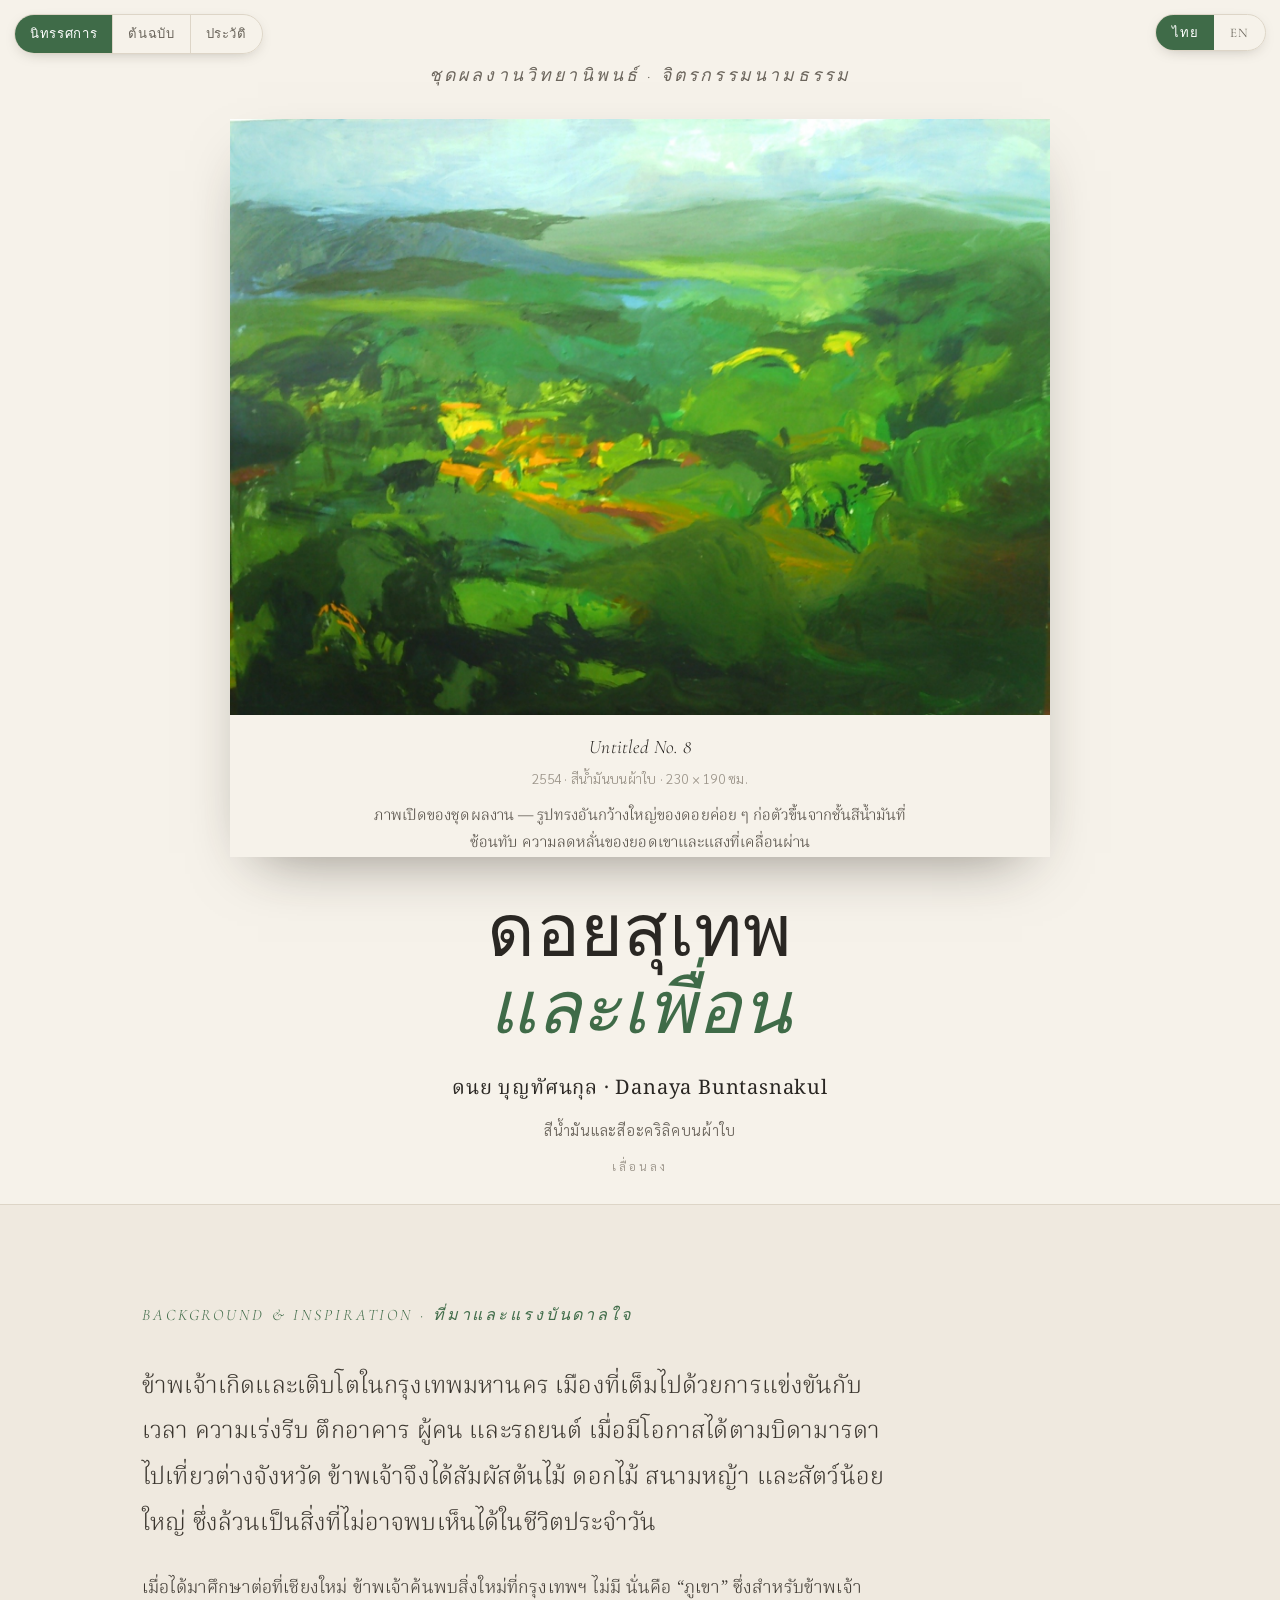
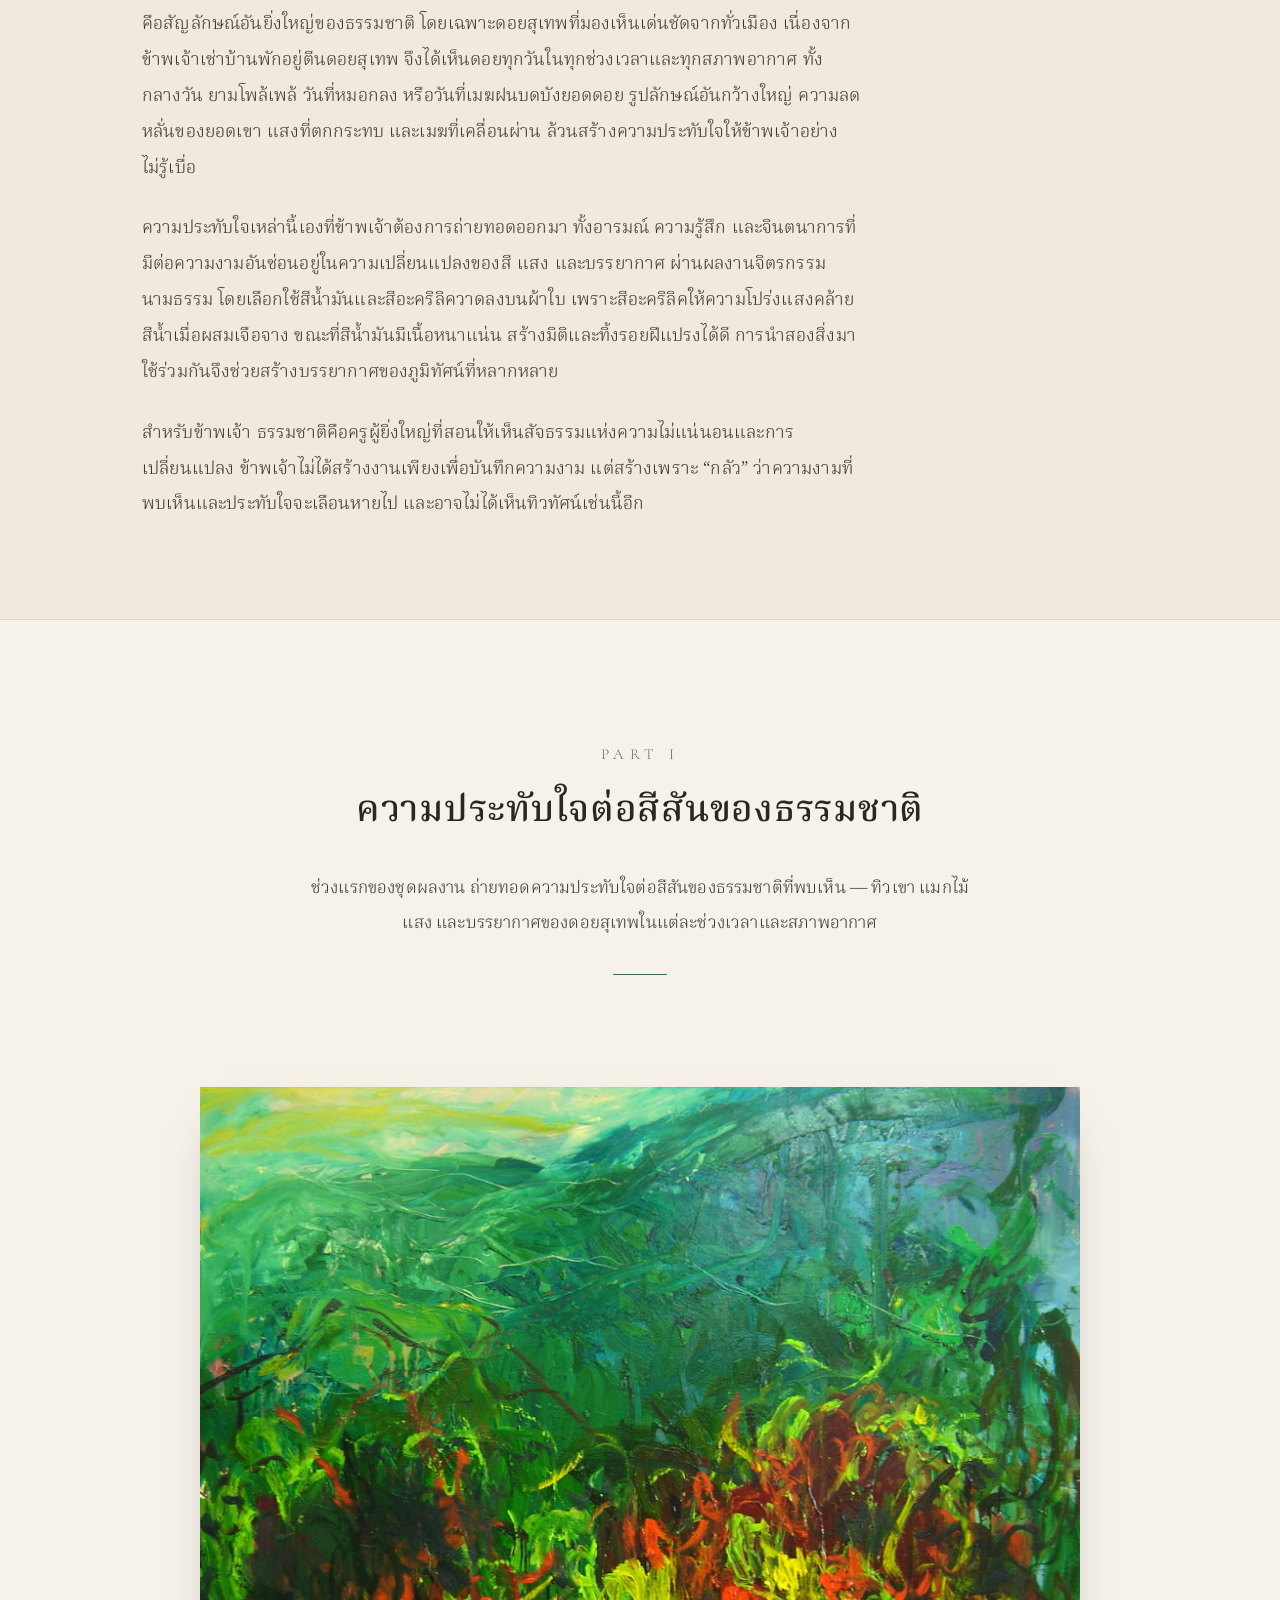
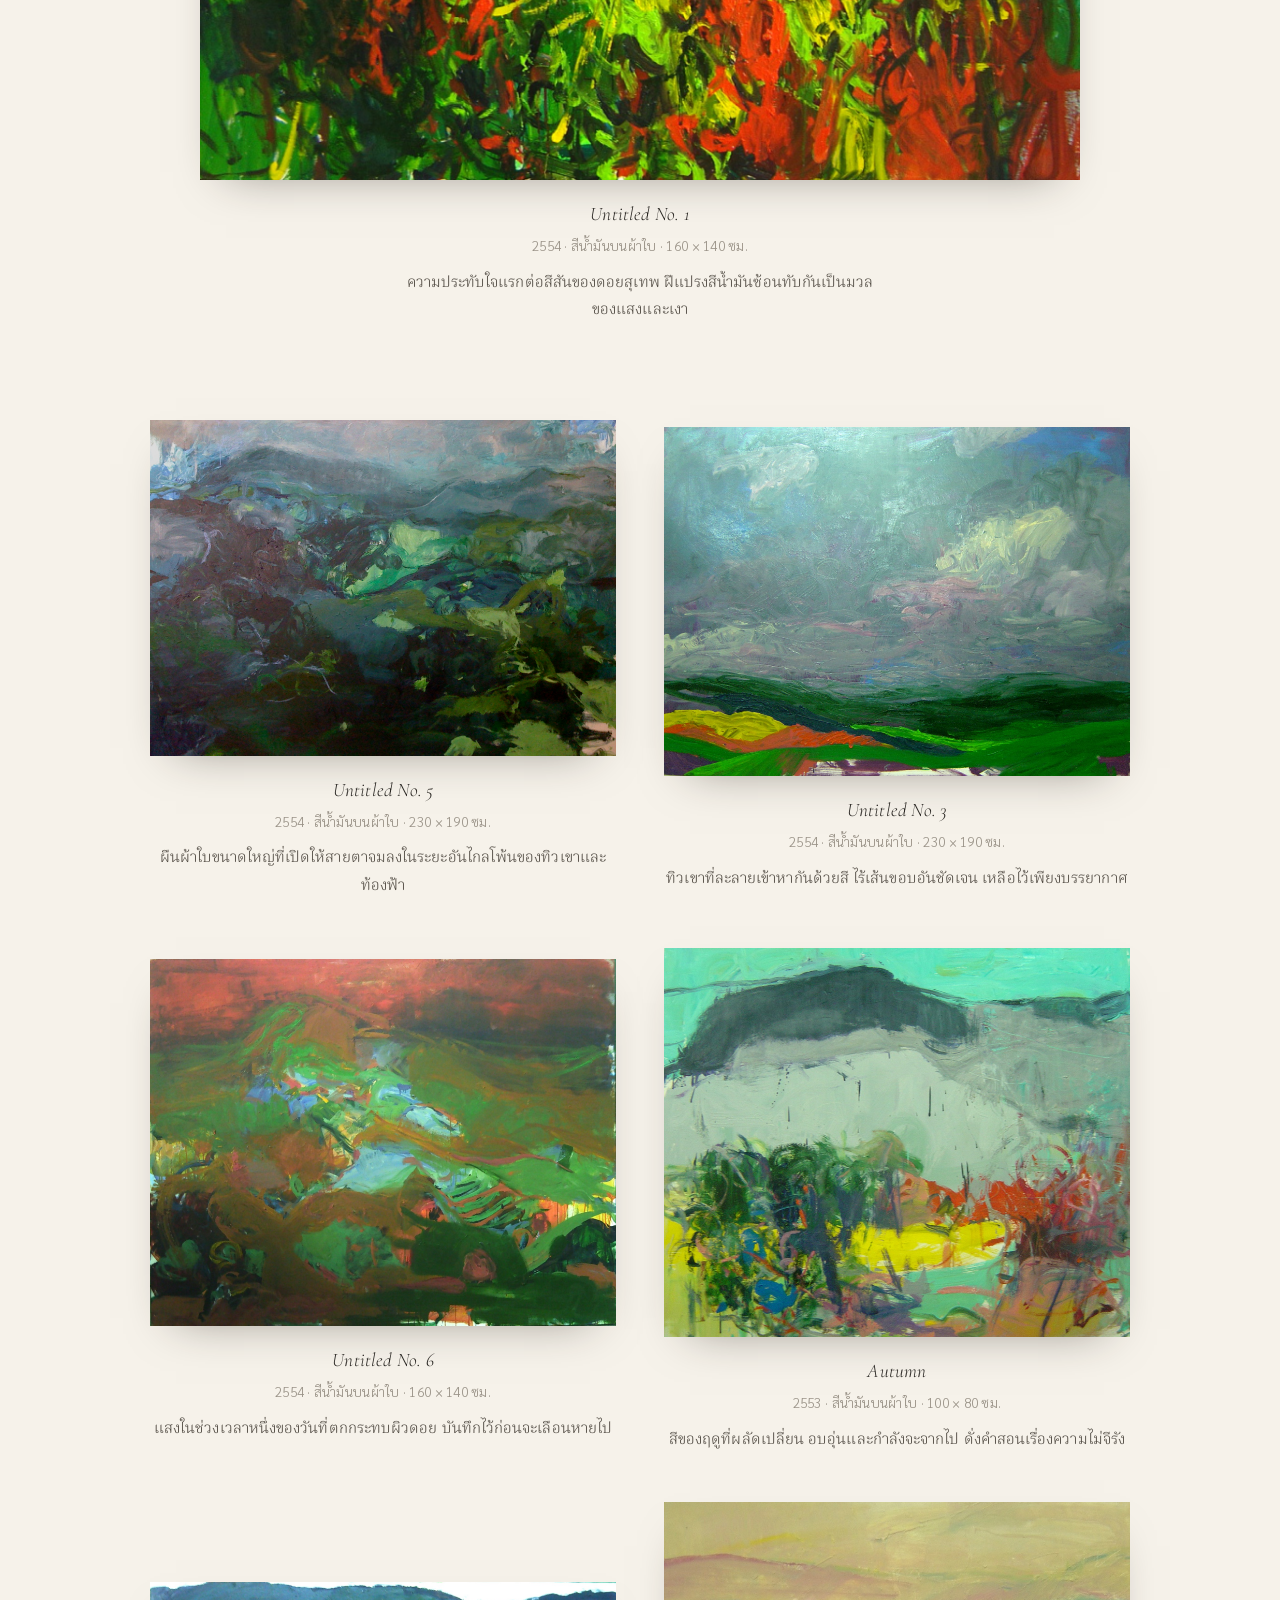
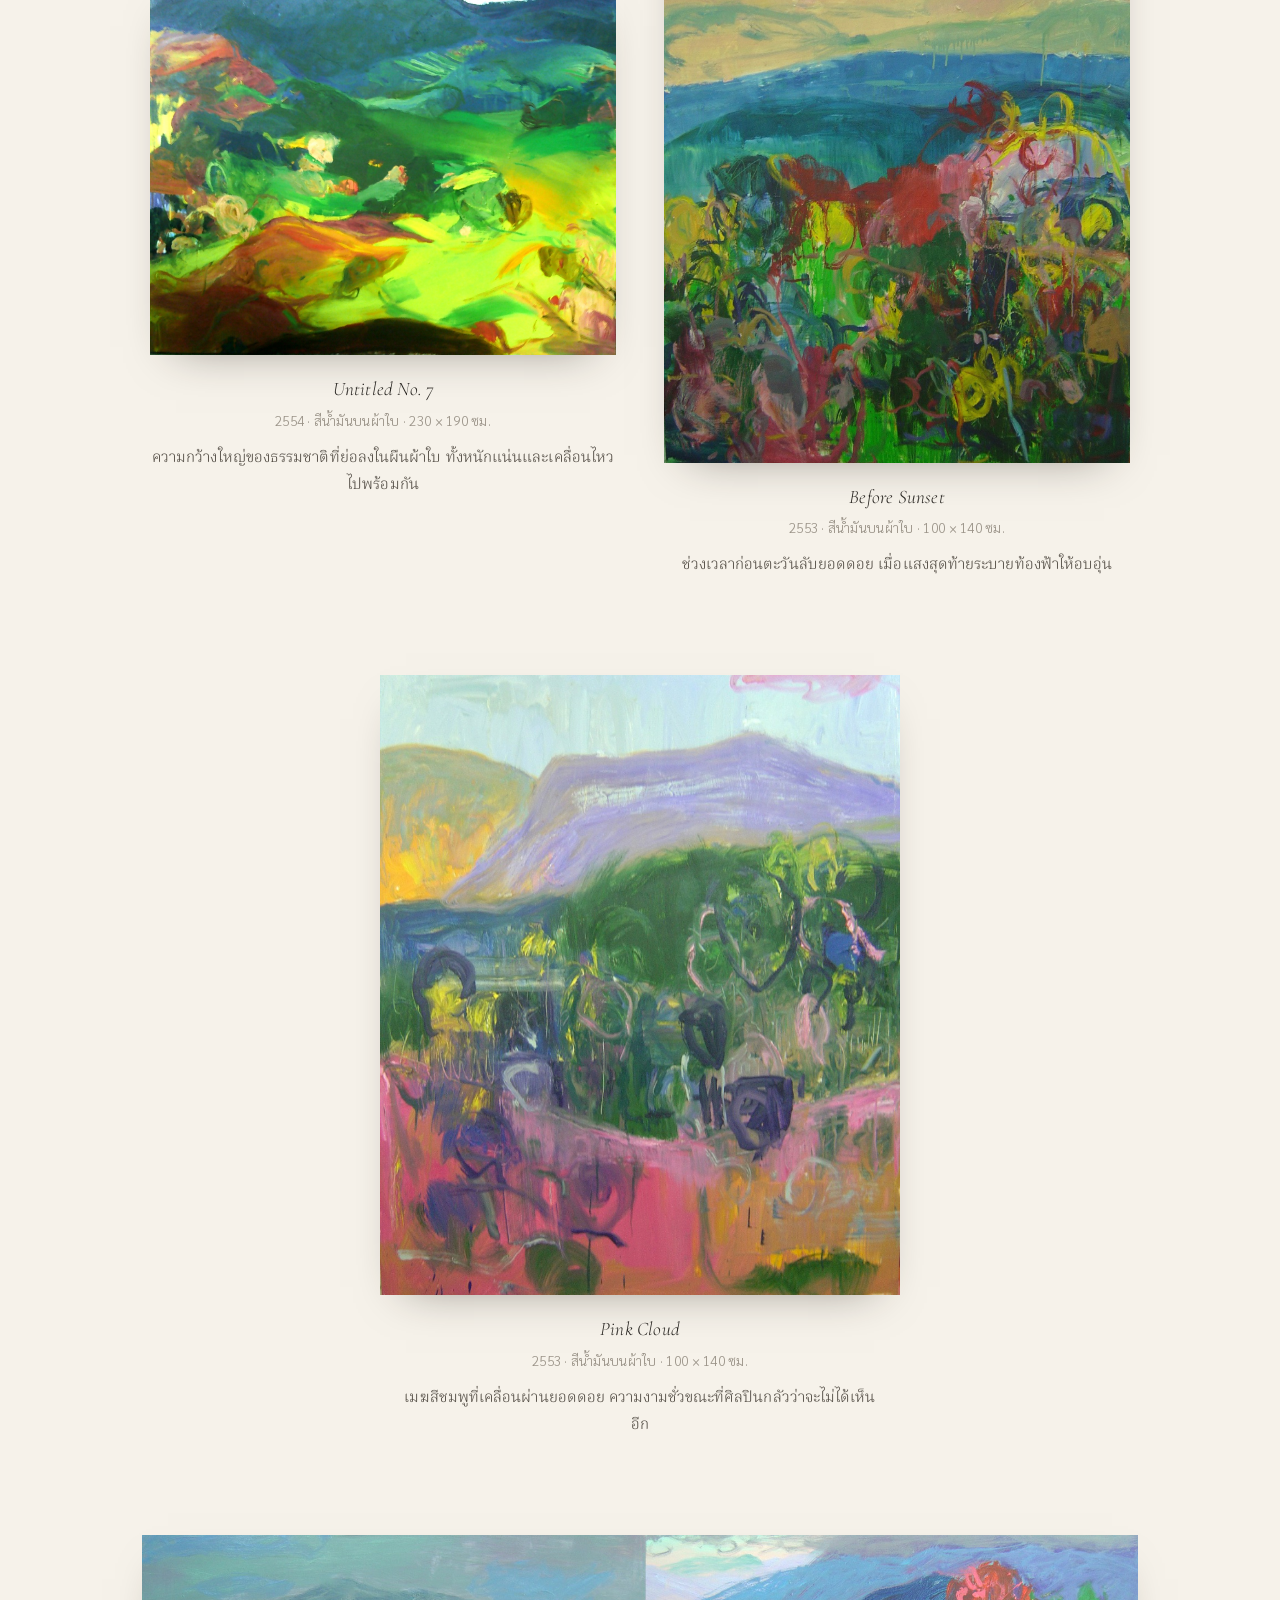
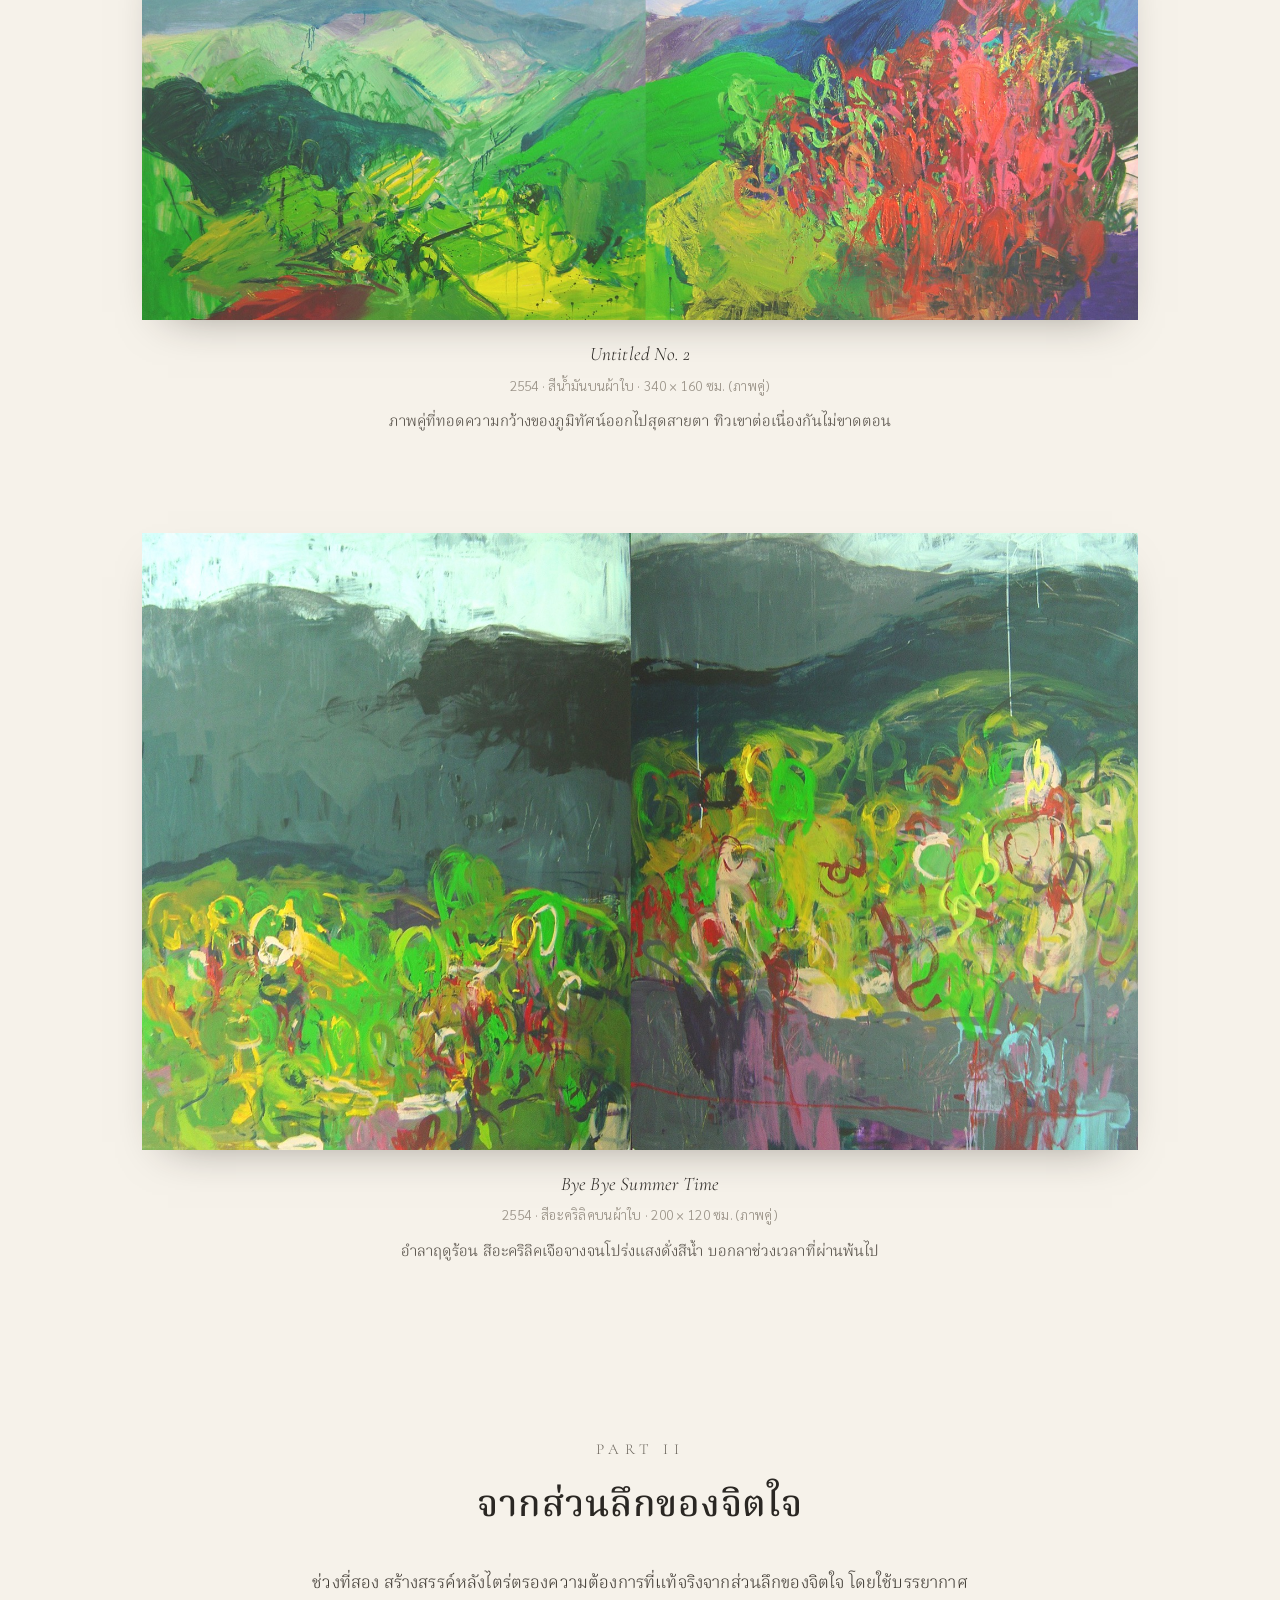
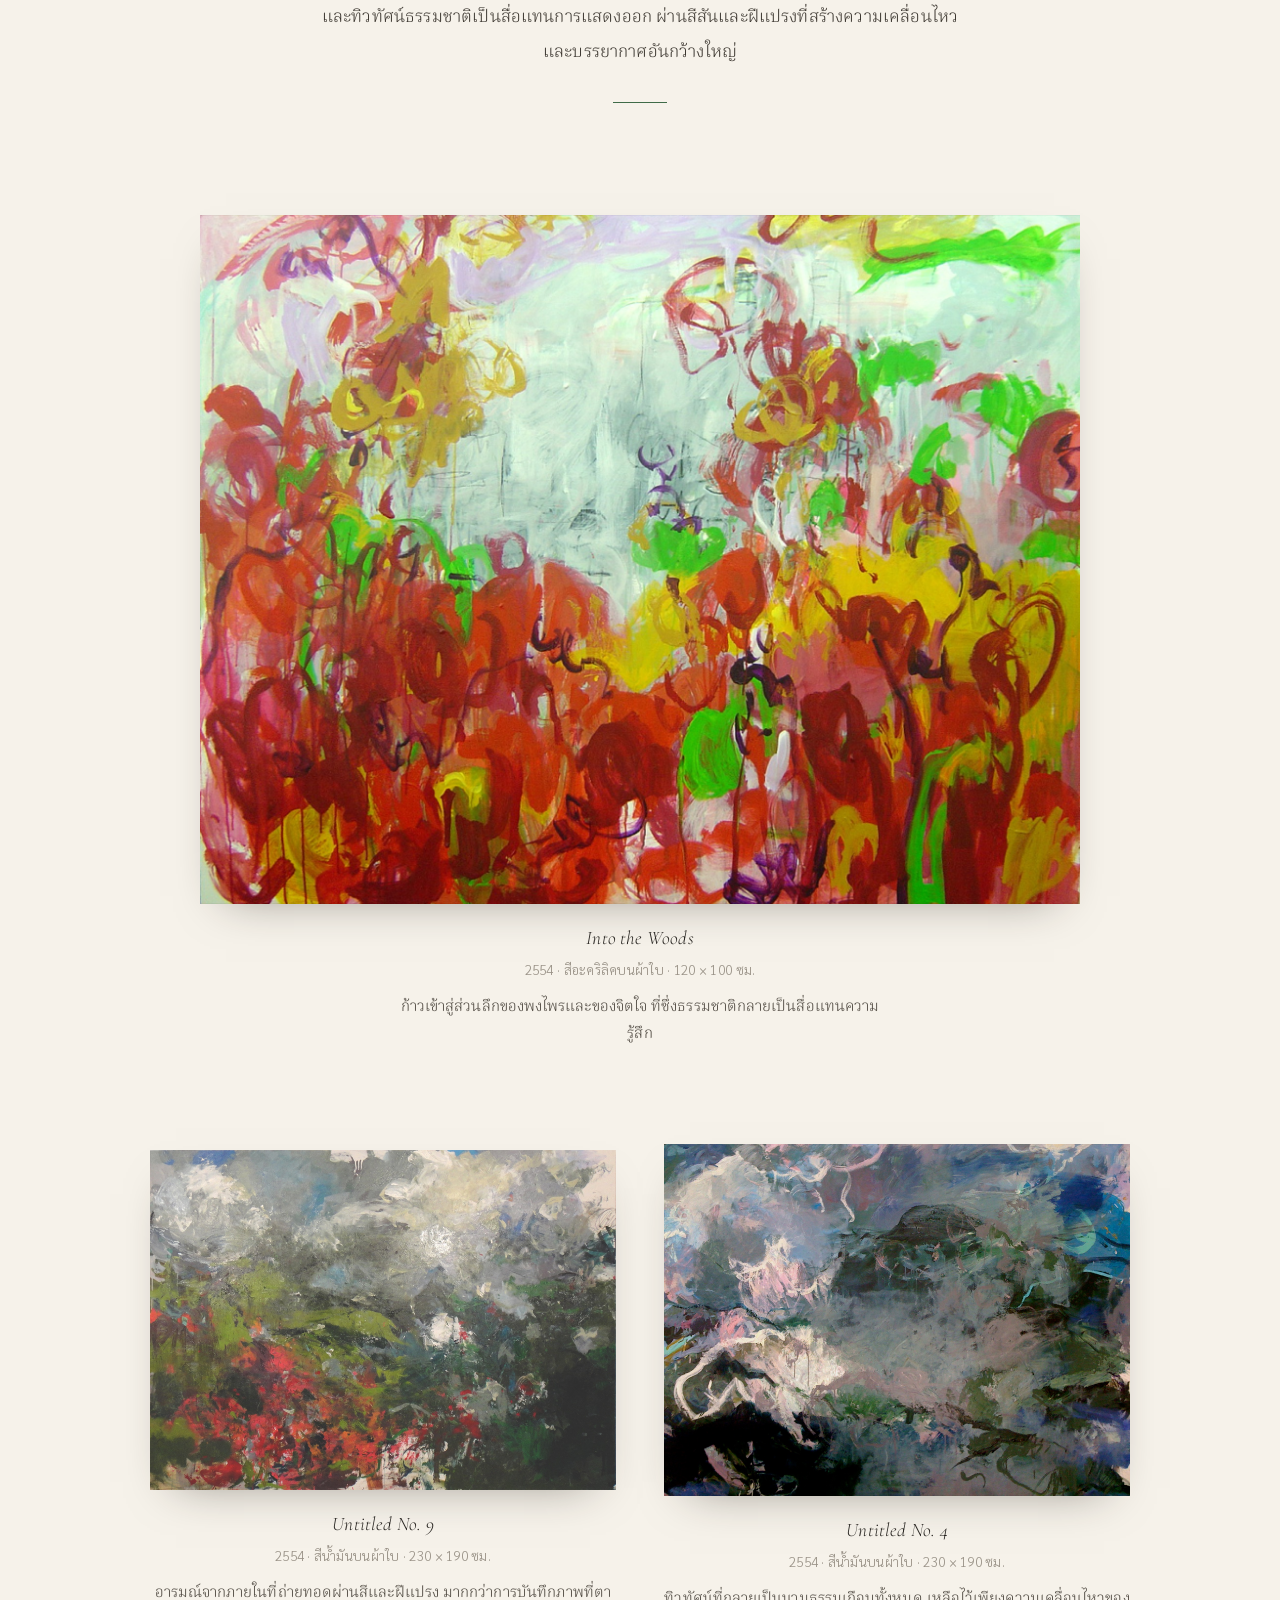
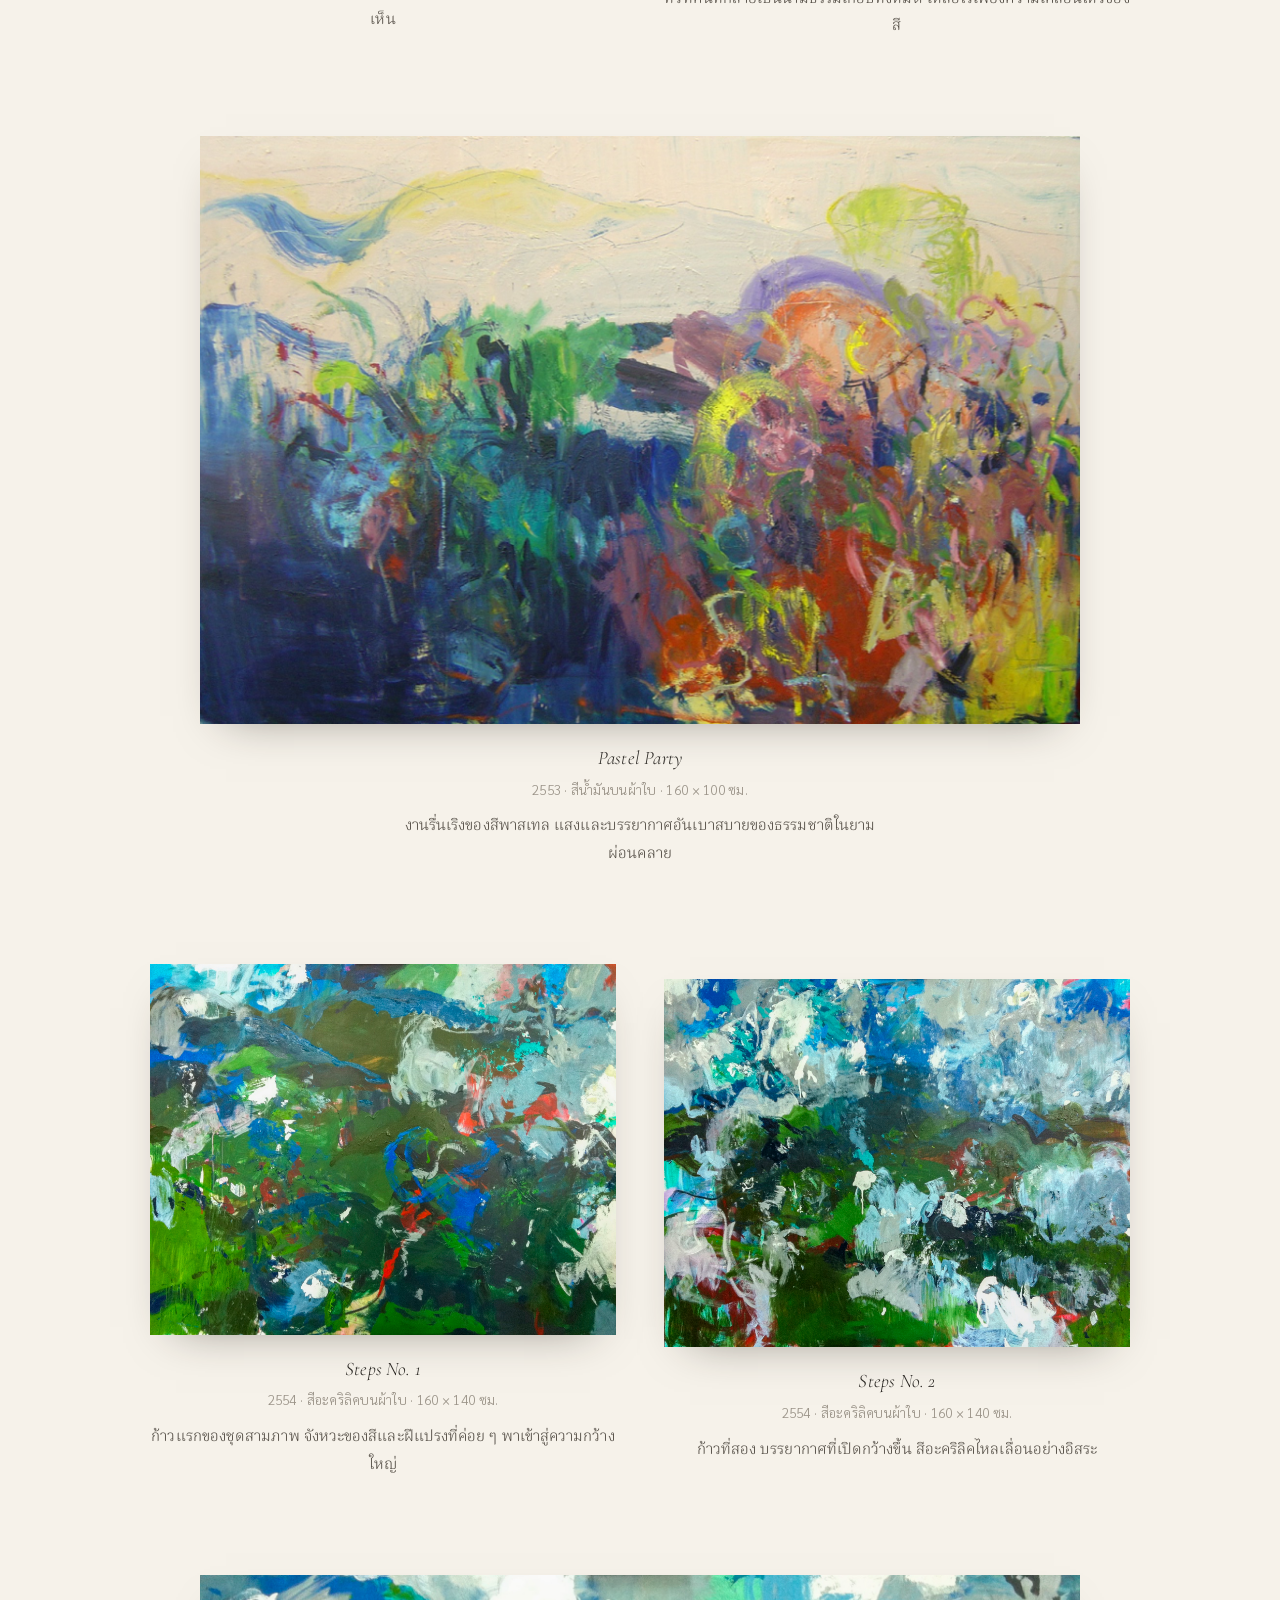
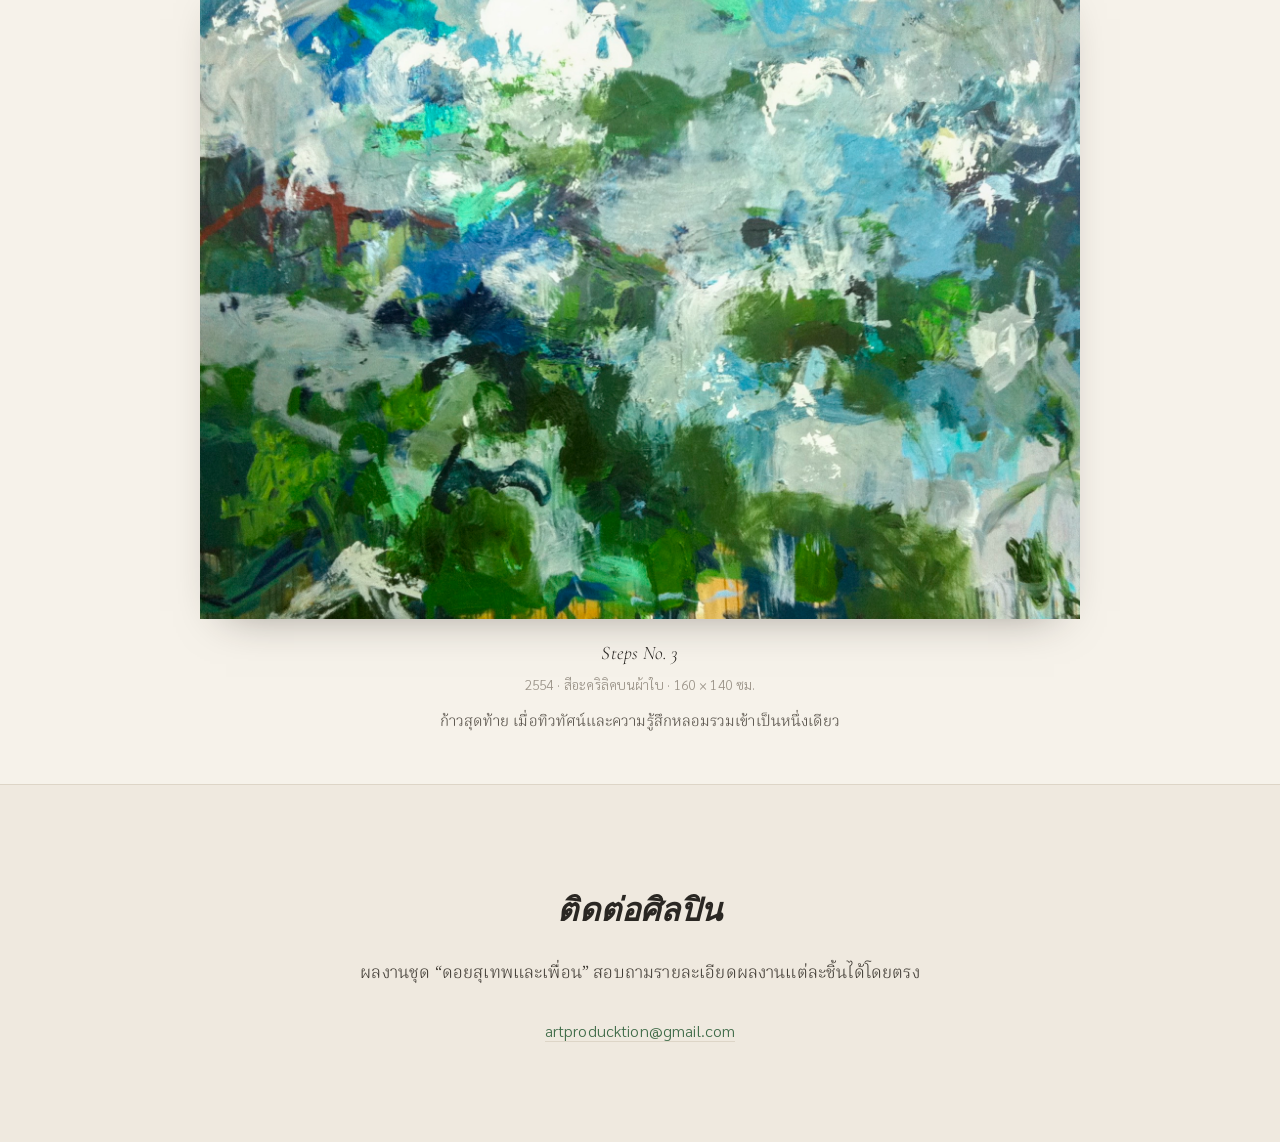
<file: doi-suthep.html>
<!DOCTYPE html>
<html lang="th" data-lang="th">
<head>
<meta charset="UTF-8">
<meta name="viewport" content="width=device-width, initial-scale=1.0">
<title>ดอยสุเทพและเพื่อน · Doi Suthep and Friends — ดนย บุญทัศนกุล</title>
<link rel="preconnect" href="https://fonts.googleapis.com">
<link rel="preconnect" href="https://fonts.gstatic.com" crossorigin>
<link href="https://fonts.googleapis.com/css2?family=Noto+Serif+Thai:wght@300;400;500;600&family=Sarabun:wght@200;300;400;500&family=Cormorant+Garamond:ital,wght@0,400;0,500;1,400&display=swap" rel="stylesheet">
<style>
  :root{
    --ink:#2a2723; --soft:#6b655c; --faint:#9a9388;
    --paper:#f6f2ea; --paper2:#efe9df; --line:#ddd5c7;
    --accent:#3f6b48;
    --serif:'Noto Serif Thai','Cormorant Garamond',serif;
    --sans:'Sarabun',-apple-system,'Helvetica Neue',sans-serif;
    --display:'Cormorant Garamond',serif;
  }
  *{box-sizing:border-box;margin:0;padding:0}
  html{scroll-behavior:smooth}
  body{
    background:var(--paper); color:var(--ink);
    font-family:var(--sans); font-weight:300; line-height:1.85;
    -webkit-font-smoothing:antialiased; letter-spacing:.01em;
  }
  img{display:block; max-width:100%; height:auto}
  .wrap{max-width:1060px; margin:0 auto; padding:0 32px}

  /* LANGUAGE TOGGLE */
  [data-lang="th"] .en-only{display:none !important}
  [data-lang="en"] .th-only{display:none !important}
  .lang-switch{position:fixed; top:14px; right:14px; z-index:200; display:flex;
    background:rgba(246,242,234,.92); -webkit-backdrop-filter:blur(6px); backdrop-filter:blur(6px);
    border:1px solid var(--line); border-radius:999px; overflow:hidden;
    box-shadow:0 4px 16px -8px rgba(40,34,26,.4); font-family:var(--display)}
  .lang-switch button{border:none; background:none; cursor:pointer; padding:7px 16px;
    font-size:.82rem; letter-spacing:.06em; color:var(--soft); font-family:inherit}
  .lang-switch button:hover{color:var(--ink)}
  [data-lang="th"] .lang-switch [data-set-lang="th"],
  [data-lang="en"] .lang-switch [data-set-lang="en"]{background:var(--accent); color:#fff}

  /* SITE NAV */
  .site-nav{position:fixed; top:14px; left:14px; z-index:200; display:flex; align-items:center;
    background:rgba(246,242,234,.92); -webkit-backdrop-filter:blur(6px); backdrop-filter:blur(6px);
    border:1px solid var(--line); border-radius:999px; overflow:hidden;
    box-shadow:0 4px 16px -8px rgba(40,34,26,.4); font-family:var(--display)}
  .site-nav a{padding:7px 15px; font-size:.82rem; letter-spacing:.05em; color:var(--soft);
    text-decoration:none; white-space:nowrap; transition:color .2s,background .2s}
  .site-nav a + a{border-left:1px solid var(--line)}
  .site-nav a:hover{color:var(--ink)}
  .site-nav a.active{background:var(--accent); color:#fff}
  @media print{.site-nav{display:none}}
  @media(max-width:620px){
    .site-nav a{padding:6px 10px; font-size:.74rem; letter-spacing:.01em}
    .lang-switch button{padding:6px 12px}
  }

  /* COVER */
  .cover{min-height:100vh; display:flex; flex-direction:column; justify-content:center; align-items:center;
    text-align:center; padding:60px 32px; position:relative}
  .cover .kicker{font-family:var(--display); font-style:italic; font-size:1.1rem; color:var(--soft);
    letter-spacing:.18em; text-transform:uppercase; margin-bottom:26px}
  .cover figure{max-width:820px; width:100%; box-shadow:0 24px 60px -28px rgba(40,34,26,.55); margin-bottom:38px}
  .cover h1{font-family:var(--display); font-weight:500; font-size:clamp(2.4rem,6vw,4.6rem);
    line-height:1.04; letter-spacing:.005em}
  .cover h1 em{font-style:italic; display:block; color:var(--accent)}
  .cover .artist{font-family:var(--serif); font-weight:400; font-size:1.25rem; margin-top:22px; letter-spacing:.04em}
  .cover .sub{font-size:.95rem; color:var(--soft); margin-top:8px; letter-spacing:.05em}
  .scroll-cue{position:absolute; bottom:26px; font-size:.78rem; color:var(--faint); letter-spacing:.25em; text-transform:uppercase}

  /* STATEMENT */
  section{padding:96px 0}
  .statement{background:var(--paper2); border-top:1px solid var(--line); border-bottom:1px solid var(--line)}
  .statement .lead{font-family:var(--serif); font-weight:300; font-size:1.5rem; line-height:1.9; max-width:760px}
  .statement p{font-family:var(--serif); font-weight:300; font-size:1.12rem; line-height:2; max-width:720px; margin-top:1.4em; color:#3a352e}
  .label{font-family:var(--display); font-style:italic; font-size:1rem; letter-spacing:.18em; text-transform:uppercase;
    color:var(--accent); margin-bottom:30px}

  /* SECTION DIVIDER */
  .act{text-align:center; padding:120px 0 64px}
  .act .en{font-family:var(--display); font-size:.95rem; letter-spacing:.35em; text-transform:uppercase; color:var(--soft); margin:0 0 10px}
  .act h2{font-family:var(--serif); font-weight:500; font-size:clamp(1.6rem,4vw,2.3rem); letter-spacing:.02em}
  .act .concept{font-family:var(--serif); font-weight:300; font-size:1.08rem; line-height:2; max-width:660px;
    margin:26px auto 0; color:#3a352e}
  .rule{width:54px; height:1px; background:var(--accent); margin:32px auto 0}

  /* PLATES */
  .plate{padding:48px 0}
  .plate figure{margin:0 auto; max-width:880px}
  .plate.wide figure{max-width:1040px}
  .plate.small figure{max-width:520px}
  .plate img{margin:0 auto; box-shadow:0 18px 44px -26px rgba(40,34,26,.5)}
  .pair{display:grid; grid-template-columns:1fr 1fr; gap:48px; align-items:center; max-width:980px; margin:48px auto}
  .pair figure{max-width:none; margin:0}
  .pair img{box-shadow:0 18px 44px -26px rgba(40,34,26,.5)}
  figcaption{margin-top:18px; text-align:center; font-size:.92rem; color:var(--soft); line-height:1.7}
  figcaption .t{font-family:var(--display); font-style:italic; font-size:1.2rem; color:var(--ink); letter-spacing:.01em}
  figcaption .m{display:block; margin-top:4px; font-size:.84rem; color:var(--faint); letter-spacing:.02em}
  figcaption .d{display:block; margin:12px auto 0; max-width:480px; font-family:var(--serif); font-weight:300;
    font-size:.96rem; line-height:1.78; color:#4a443c; letter-spacing:.005em}
  .plate.wide figcaption .d{max-width:620px}
  .cover figcaption{margin-top:16px}
  .cover figcaption .d{max-width:560px}

  /* CLOSING */
  .closing{text-align:center; background:var(--paper2); border-top:1px solid var(--line)}
  .closing h2{font-family:var(--display); font-style:italic; font-size:2rem; margin-bottom:18px}
  .closing p{font-family:var(--serif); font-weight:300; font-size:1.08rem; color:#3a352e; max-width:600px; margin:0 auto 26px}
  .closing a{color:var(--accent); text-decoration:none; border-bottom:1px solid var(--line)}

  @media(max-width:720px){
    .wrap{padding:0 22px}
    section{padding:64px 0}
    .act{padding:80px 0 48px}
    .pair{grid-template-columns:1fr; gap:40px}
    .statement .lead{font-size:1.3rem}
  }
  @media print{
    body{background:#fff}
    .lang-switch,.scroll-cue{display:none}
    section,.act,.plate{padding:24px 0; page-break-inside:avoid}
    .cover{min-height:auto; page-break-after:always}
    .plate img,.cover figure,.pair img{box-shadow:none}
    .statement,.closing{background:#fff}
  }
</style>
<script>(function(){try{var l=localStorage.getItem('portfolioLang');if(l){document.documentElement.setAttribute('data-lang',l);document.documentElement.setAttribute('lang',l);}}catch(e){}})();</script>
</head>
<body>

<!-- SITE NAV -->
<nav class="site-nav" aria-label="ไปยังหน้าอื่น">
  <a href="index.html" class="active" aria-current="page"><span class="th-only">นิทรรศการ</span><span class="en-only">Exhibition</span></a>
  <a href="shop.html"><span class="th-only">ต้นฉบับ</span><span class="en-only">Originals</span></a>
  <a href="cv.html"><span class="th-only">ประวัติ</span><span class="en-only">CV</span></a>
</nav>

<!-- LANGUAGE SWITCH -->
<div class="lang-switch" role="group" aria-label="Language">
  <button type="button" data-set-lang="th">ไทย</button>
  <button type="button" data-set-lang="en">EN</button>
</div>

<!-- ===== COVER ===== -->
<header class="cover">
  <div class="kicker"><span class="th-only">ชุดผลงานวิทยานิพนธ์ · จิตรกรรมนามธรรม</span><span class="en-only">Thesis Series · Abstract Painting</span></div>
  <figure><img src="images/doi/doi-01.jpg" alt="Untitled No. 8"><figcaption><span class="t">Untitled No. 8</span><span class="m"><span class="th-only">2554 · สีน้ำมันบนผ้าใบ · 230 × 190 ซม.</span><span class="en-only">2011 · Oil on canvas · 230 × 190 cm</span></span><span class="d"><span class="th-only">ภาพเปิดของชุดผลงาน — รูปทรงอันกว้างใหญ่ของดอยค่อย ๆ ก่อตัวขึ้นจากชั้นสีน้ำมันที่ซ้อนทับ ความลดหลั่นของยอดเขาและแสงที่เคลื่อนผ่าน</span><span class="en-only">The opening work — the mountain's vast form emerging from layered oil, its cascading ridgelines and the passage of light.</span></span></figcaption></figure>
  <h1><span class="th-only">ดอยสุเทพ<em>และเพื่อน</em></span><span class="en-only">Doi Suthep<em>and Friends</em></span></h1>
  <div class="artist">ดนย บุญทัศนกุล · Danaya Buntasnakul</div>
  <div class="sub"><span class="th-only">สีน้ำมันและสีอะคริลิคบนผ้าใบ</span><span class="en-only">Oil and acrylic on canvas</span></div>
  <div class="scroll-cue"><span class="th-only">เลื่อนลง</span><span class="en-only">Scroll</span></div>
</header>

<!-- ===== STATEMENT ===== -->
<section class="statement">
  <div class="wrap">
    <div class="label">Background &amp; Inspiration<span class="th-only"> · ที่มาและแรงบันดาลใจ</span></div>
    <p class="lead"><span class="th-only">ข้าพเจ้าเกิดและเติบโตในกรุงเทพมหานคร เมืองที่เต็มไปด้วยการแข่งขันกับเวลา ความเร่งรีบ ตึกอาคาร ผู้คน และรถยนต์ เมื่อมีโอกาสได้ตามบิดามารดาไปเที่ยวต่างจังหวัด ข้าพเจ้าจึงได้สัมผัสต้นไม้ ดอกไม้ สนามหญ้า และสัตว์น้อยใหญ่ ซึ่งล้วนเป็นสิ่งที่ไม่อาจพบเห็นได้ในชีวิตประจำวัน</span><span class="en-only">I was born and raised in Bangkok, a city defined by its race against time — a place of haste, towering buildings, crowds, and traffic. Whenever my parents took me to the provinces, I encountered trees, flowers, open fields, and small creatures — things I could never see in daily city life.</span></p>
    <p><span class="th-only">เมื่อได้มาศึกษาต่อที่เชียงใหม่ ข้าพเจ้าค้นพบสิ่งใหม่ที่กรุงเทพฯ ไม่มี นั่นคือ “ภูเขา” ซึ่งสำหรับข้าพเจ้าคือสัญลักษณ์อันยิ่งใหญ่ของธรรมชาติ โดยเฉพาะดอยสุเทพที่มองเห็นเด่นชัดจากทั่วเมือง เนื่องจากข้าพเจ้าเช่าบ้านพักอยู่ตีนดอยสุเทพ จึงได้เห็นดอยทุกวันในทุกช่วงเวลาและทุกสภาพอากาศ ทั้งกลางวัน ยามโพล้เพล้ วันที่หมอกลง หรือวันที่เมฆฝนบดบังยอดดอย รูปลักษณ์อันกว้างใหญ่ ความลดหลั่นของยอดเขา แสงที่ตกกระทบ และเมฆที่เคลื่อนผ่าน ล้วนสร้างความประทับใจให้ข้าพเจ้าอย่างไม่รู้เบื่อ</span><span class="en-only">When I came to study in Chiang Mai, I discovered something Bangkok did not have: the mountains — a powerful symbol of nature, and Doi Suthep in particular stands prominently in view from across the city. Because I rent a house at the foot of Doi Suthep, I see the mountain every day, in every light and every kind of weather — in daylight, at dusk, on misty mornings, and on days when rain clouds veil its peak. Its vast form, the cascading ridgelines, the play of light, and the drifting clouds never cease to move me.</span></p>
    <p><span class="th-only">ความประทับใจเหล่านี้เองที่ข้าพเจ้าต้องการถ่ายทอดออกมา ทั้งอารมณ์ ความรู้สึก และจินตนาการที่มีต่อความงามอันซ่อนอยู่ในความเปลี่ยนแปลงของสี แสง และบรรยากาศ ผ่านผลงานจิตรกรรมนามธรรม โดยเลือกใช้สีน้ำมันและสีอะคริลิควาดลงบนผ้าใบ เพราะสีอะคริลิคให้ความโปร่งแสงคล้ายสีน้ำเมื่อผสมเจือจาง ขณะที่สีน้ำมันมีเนื้อหนาแน่น สร้างมิติและทิ้งรอยฝีแปรงได้ดี การนำสองสิ่งมาใช้ร่วมกันจึงช่วยสร้างบรรยากาศของภูมิทัศน์ที่หลากหลาย</span><span class="en-only">It is precisely these impressions that I wish to convey — the emotion, feeling, and imagination I hold toward the beauty hidden within the ever-shifting colour, light, and atmosphere — expressed through abstract painting. I work with both oil and acrylic on canvas: acrylic, when thinned, becomes translucent like watercolour, while oil is dense in body, capable of building depth and leaving expressive brushstrokes. Combining the two allows me to create varied landscapes and atmospheres.</span></p>
    <p><span class="th-only">สำหรับข้าพเจ้า ธรรมชาติคือครูผู้ยิ่งใหญ่ที่สอนให้เห็นสัจธรรมแห่งความไม่แน่นอนและการเปลี่ยนแปลง ข้าพเจ้าไม่ได้สร้างงานเพียงเพื่อบันทึกความงาม แต่สร้างเพราะ “กลัว” ว่าความงามที่พบเห็นและประทับใจจะเลือนหายไป และอาจไม่ได้เห็นทิวทัศน์เช่นนี้อีก</span><span class="en-only">For me, nature is the greatest teacher, revealing the truth of impermanence and constant change. I do not create merely to record beauty, but out of a fear that the beauty I have witnessed and cherished might fade and disappear — that I may never see such scenery again.</span></p>
  </div>
</section>

<!-- ===== PART I ===== -->
<div class="act wrap">
  <div class="en">Part I</div>
  <h2 class="th-only">ความประทับใจต่อสีสันของธรรมชาติ</h2>
  <h2 class="en-only">Impressions of Nature's Colour</h2>
  <p class="concept"><span class="th-only">ช่วงแรกของชุดผลงาน ถ่ายทอดความประทับใจต่อสีสันของธรรมชาติที่พบเห็น — ทิวเขา แมกไม้ แสง และบรรยากาศของดอยสุเทพในแต่ละช่วงเวลาและสภาพอากาศ</span><span class="en-only">The first phase conveys my impression of the colours found in nature — the ridgelines, the trees, the light, and the atmosphere of Doi Suthep across different times and weather.</span></p>
  <div class="rule"></div>
</div>

<div class="plate"><div class="wrap"><figure><img src="images/doi/doi-02.jpg" alt="Untitled No. 1"><figcaption><span class="t">Untitled No. 1</span><span class="m"><span class="th-only">2554 · สีน้ำมันบนผ้าใบ · 160 × 140 ซม.</span><span class="en-only">2011 · Oil on canvas · 160 × 140 cm</span></span><span class="d"><span class="th-only">ความประทับใจแรกต่อสีสันของดอยสุเทพ ฝีแปรงสีน้ำมันซ้อนทับกันเป็นมวลของแสงและเงา</span><span class="en-only">A first impression of Doi Suthep's colour — oil brushstrokes layered into masses of light and shadow.</span></span></figcaption></figure></div></div>

<div class="pair">
  <figure><img src="images/doi/doi-03.jpg" alt="Untitled No. 5"><figcaption><span class="t">Untitled No. 5</span><span class="m"><span class="th-only">2554 · สีน้ำมันบนผ้าใบ · 230 × 190 ซม.</span><span class="en-only">2011 · Oil on canvas · 230 × 190 cm</span></span><span class="d"><span class="th-only">ผืนผ้าใบขนาดใหญ่ที่เปิดให้สายตาจมลงในระยะอันไกลโพ้นของทิวเขาและท้องฟ้า</span><span class="en-only">A large canvas that lets the eye sink into the far distance of ridgeline and sky.</span></span></figcaption></figure>
  <figure><img src="images/doi/doi-04.jpg" alt="Untitled No. 3"><figcaption><span class="t">Untitled No. 3</span><span class="m"><span class="th-only">2554 · สีน้ำมันบนผ้าใบ · 230 × 190 ซม.</span><span class="en-only">2011 · Oil on canvas · 230 × 190 cm</span></span><span class="d"><span class="th-only">ทิวเขาที่ละลายเข้าหากันด้วยสี ไร้เส้นขอบอันชัดเจน เหลือไว้เพียงบรรยากาศ</span><span class="en-only">Ridgelines dissolving into one another through colour — no firm outline, only atmosphere.</span></span></figcaption></figure>
</div>

<div class="pair">
  <figure><img src="images/doi/doi-05.jpg" alt="Untitled No. 6"><figcaption><span class="t">Untitled No. 6</span><span class="m"><span class="th-only">2554 · สีน้ำมันบนผ้าใบ · 160 × 140 ซม.</span><span class="en-only">2011 · Oil on canvas · 160 × 140 cm</span></span><span class="d"><span class="th-only">แสงในช่วงเวลาหนึ่งของวันที่ตกกระทบผิวดอย บันทึกไว้ก่อนจะเลือนหายไป</span><span class="en-only">The light of a single hour falling on the mountain, set down before it fades.</span></span></figcaption></figure>
  <figure><img src="images/doi/doi-06.jpg" alt="Autumn"><figcaption><span class="t">Autumn</span><span class="m"><span class="th-only">2553 · สีน้ำมันบนผ้าใบ · 100 × 80 ซม.</span><span class="en-only">2010 · Oil on canvas · 100 × 80 cm</span></span><span class="d"><span class="th-only">สีของฤดูที่ผลัดเปลี่ยน อบอุ่นและกำลังจะจากไป ดั่งคำสอนเรื่องความไม่จีรัง</span><span class="en-only">The colours of a turning season — warm, and already departing — a lesson in impermanence.</span></span></figcaption></figure>
</div>

<div class="pair">
  <figure><img src="images/doi/doi-07.jpg" alt="Untitled No. 7"><figcaption><span class="t">Untitled No. 7</span><span class="m"><span class="th-only">2554 · สีน้ำมันบนผ้าใบ · 230 × 190 ซม.</span><span class="en-only">2011 · Oil on canvas · 230 × 190 cm</span></span><span class="d"><span class="th-only">ความกว้างใหญ่ของธรรมชาติที่ย่อลงในผืนผ้าใบ ทั้งหนักแน่นและเคลื่อนไหวไปพร้อมกัน</span><span class="en-only">Nature's vastness condensed onto canvas — at once dense and in motion.</span></span></figcaption></figure>
  <figure><img src="images/doi/doi-08.jpg" alt="Before Sunset"><figcaption><span class="t">Before Sunset</span><span class="m"><span class="th-only">2553 · สีน้ำมันบนผ้าใบ · 100 × 140 ซม.</span><span class="en-only">2010 · Oil on canvas · 100 × 140 cm</span></span><span class="d"><span class="th-only">ช่วงเวลาก่อนตะวันลับยอดดอย เมื่อแสงสุดท้ายระบายท้องฟ้าให้อบอุ่น</span><span class="en-only">The moment before the sun slips behind the peak, the last light warming the sky.</span></span></figcaption></figure>
</div>

<div class="plate small"><div class="wrap"><figure><img src="images/doi/doi-09.jpg" alt="Pink Cloud"><figcaption><span class="t">Pink Cloud</span><span class="m"><span class="th-only">2553 · สีน้ำมันบนผ้าใบ · 100 × 140 ซม.</span><span class="en-only">2010 · Oil on canvas · 100 × 140 cm</span></span><span class="d"><span class="th-only">เมฆสีชมพูที่เคลื่อนผ่านยอดดอย ความงามชั่วขณะที่ศิลปินกลัวว่าจะไม่ได้เห็นอีก</span><span class="en-only">A pink cloud drifting past the peak — a fleeting beauty the artist feared never to see again.</span></span></figcaption></figure></div></div>

<div class="plate wide"><div class="wrap"><figure><img src="images/doi/doi-10.jpg" alt="Untitled No. 2"><figcaption><span class="t">Untitled No. 2</span><span class="m"><span class="th-only">2554 · สีน้ำมันบนผ้าใบ · 340 × 160 ซม. (ภาพคู่)</span><span class="en-only">2011 · Oil on canvas · 340 × 160 cm (diptych)</span></span><span class="d"><span class="th-only">ภาพคู่ที่ทอดความกว้างของภูมิทัศน์ออกไปสุดสายตา ทิวเขาต่อเนื่องกันไม่ขาดตอน</span><span class="en-only">A diptych stretching the landscape to the horizon — an unbroken sweep of ridgeline.</span></span></figcaption></figure></div></div>

<div class="plate wide"><div class="wrap"><figure><img src="images/doi/doi-11.jpg" alt="Bye Bye Summer Time"><figcaption><span class="t">Bye Bye Summer Time</span><span class="m"><span class="th-only">2554 · สีอะคริลิคบนผ้าใบ · 200 × 120 ซม. (ภาพคู่)</span><span class="en-only">2011 · Acrylic on canvas · 200 × 120 cm (diptych)</span></span><span class="d"><span class="th-only">อำลาฤดูร้อน สีอะคริลิคเจือจางจนโปร่งแสงดั่งสีน้ำ บอกลาช่วงเวลาที่ผ่านพ้นไป</span><span class="en-only">A farewell to summer — acrylic thinned to a watercolour translucence, bidding a season goodbye.</span></span></figcaption></figure></div></div>

<!-- ===== PART II ===== -->
<div class="act wrap">
  <div class="en">Part II</div>
  <h2 class="th-only">จากส่วนลึกของจิตใจ</h2>
  <h2 class="en-only">From the Depths of the Heart</h2>
  <p class="concept"><span class="th-only">ช่วงที่สอง สร้างสรรค์หลังไตร่ตรองความต้องการที่แท้จริงจากส่วนลึกของจิตใจ โดยใช้บรรยากาศและทิวทัศน์ธรรมชาติเป็นสื่อแทนการแสดงออก ผ่านสีสันและฝีแปรงที่สร้างความเคลื่อนไหวและบรรยากาศอันกว้างใหญ่</span><span class="en-only">The second phase was created after deeper reflection on my true inner needs, using natural scenery and atmosphere as a medium of expression — through colour and brushwork that evoke movement and a sense of vastness.</span></p>
  <div class="rule"></div>
</div>

<div class="plate"><div class="wrap"><figure><img src="images/doi/doi-12.jpg" alt="Into the Woods"><figcaption><span class="t">Into the Woods</span><span class="m"><span class="th-only">2554 · สีอะคริลิคบนผ้าใบ · 120 × 100 ซม.</span><span class="en-only">2011 · Acrylic on canvas · 120 × 100 cm</span></span><span class="d"><span class="th-only">ก้าวเข้าสู่ส่วนลึกของพงไพรและของจิตใจ ที่ซึ่งธรรมชาติกลายเป็นสื่อแทนความรู้สึก</span><span class="en-only">A step into the depths of the woods — and of the heart — where nature becomes a medium of feeling.</span></span></figcaption></figure></div></div>

<div class="pair">
  <figure><img src="images/doi/doi-13.jpg" alt="Untitled No. 9"><figcaption><span class="t">Untitled No. 9</span><span class="m"><span class="th-only">2554 · สีน้ำมันบนผ้าใบ · 230 × 190 ซม.</span><span class="en-only">2011 · Oil on canvas · 230 × 190 cm</span></span><span class="d"><span class="th-only">อารมณ์จากภายในที่ถ่ายทอดผ่านสีและฝีแปรง มากกว่าการบันทึกภาพที่ตาเห็น</span><span class="en-only">Inner emotion conveyed through colour and brushwork, beyond what the eye records.</span></span></figcaption></figure>
  <figure><img src="images/doi/doi-14.jpg" alt="Untitled No. 4"><figcaption><span class="t">Untitled No. 4</span><span class="m"><span class="th-only">2554 · สีน้ำมันบนผ้าใบ · 230 × 190 ซม.</span><span class="en-only">2011 · Oil on canvas · 230 × 190 cm</span></span><span class="d"><span class="th-only">ทิวทัศน์ที่กลายเป็นนามธรรมเกือบทั้งหมด เหลือไว้เพียงความเคลื่อนไหวของสี</span><span class="en-only">A landscape turned almost wholly abstract, leaving only the movement of colour.</span></span></figcaption></figure>
</div>

<div class="plate"><div class="wrap"><figure><img src="images/doi/doi-16.jpg" alt="Pastel Party"><figcaption><span class="t">Pastel Party</span><span class="m"><span class="th-only">2553 · สีน้ำมันบนผ้าใบ · 160 × 100 ซม.</span><span class="en-only">2010 · Oil on canvas · 160 × 100 cm</span></span><span class="d"><span class="th-only">งานรื่นเริงของสีพาสเทล แสงและบรรยากาศอันเบาสบายของธรรมชาติในยามผ่อนคลาย</span><span class="en-only">A celebration of pastel hues — the light, easy atmosphere of nature at its gentlest.</span></span></figcaption></figure></div></div>

<div class="pair">
  <figure><img src="images/doi/doi-17.jpg" alt="Steps No. 1"><figcaption><span class="t">Steps No. 1</span><span class="m"><span class="th-only">2554 · สีอะคริลิคบนผ้าใบ · 160 × 140 ซม.</span><span class="en-only">2011 · Acrylic on canvas · 160 × 140 cm</span></span><span class="d"><span class="th-only">ก้าวแรกของชุดสามภาพ จังหวะของสีและฝีแปรงที่ค่อย ๆ พาเข้าสู่ความกว้างใหญ่</span><span class="en-only">The first of a three-part progression — rhythms of colour and brush leading toward vastness.</span></span></figcaption></figure>
  <figure><img src="images/doi/doi-18.jpg" alt="Steps No. 2"><figcaption><span class="t">Steps No. 2</span><span class="m"><span class="th-only">2554 · สีอะคริลิคบนผ้าใบ · 160 × 140 ซม.</span><span class="en-only">2011 · Acrylic on canvas · 160 × 140 cm</span></span><span class="d"><span class="th-only">ก้าวที่สอง บรรยากาศที่เปิดกว้างขึ้น สีอะคริลิคไหลเลื่อนอย่างอิสระ</span><span class="en-only">The second step — the atmosphere opens further as acrylic flows freely.</span></span></figcaption></figure>
</div>

<div class="plate"><div class="wrap"><figure><img src="images/doi/doi-19.jpg" alt="Steps No. 3"><figcaption><span class="t">Steps No. 3</span><span class="m"><span class="th-only">2554 · สีอะคริลิคบนผ้าใบ · 160 × 140 ซม.</span><span class="en-only">2011 · Acrylic on canvas · 160 × 140 cm</span></span><span class="d"><span class="th-only">ก้าวสุดท้าย เมื่อทิวทัศน์และความรู้สึกหลอมรวมเข้าเป็นหนึ่งเดียว</span><span class="en-only">The final step — where landscape and feeling merge into one.</span></span></figcaption></figure></div></div>

<!-- ===== CLOSING ===== -->
<section class="closing">
  <div class="wrap">
    <h2><span class="th-only">ติดต่อศิลปิน</span><span class="en-only">Contact the Artist</span></h2>
    <p><span class="th-only">ผลงานชุด “ดอยสุเทพและเพื่อน” สอบถามรายละเอียดผลงานแต่ละชิ้นได้โดยตรง</span><span class="en-only">For details on individual works from the “Doi Suthep and Friends” series, please get in touch.</span></p>
    <div>
      <a href="mailto:artproducktion@gmail.com">artproducktion@gmail.com</a>
    </div>
  </div>
</section>

<script>
  document.querySelectorAll('[data-set-lang]').forEach(function(b){
    b.addEventListener('click', function(){
      var l = b.getAttribute('data-set-lang');
      document.documentElement.setAttribute('data-lang', l);
      document.documentElement.setAttribute('lang', l);
      try{ localStorage.setItem('portfolioLang', l); }catch(e){}
    });
  });
</script>

</body>
</html>
</file>
